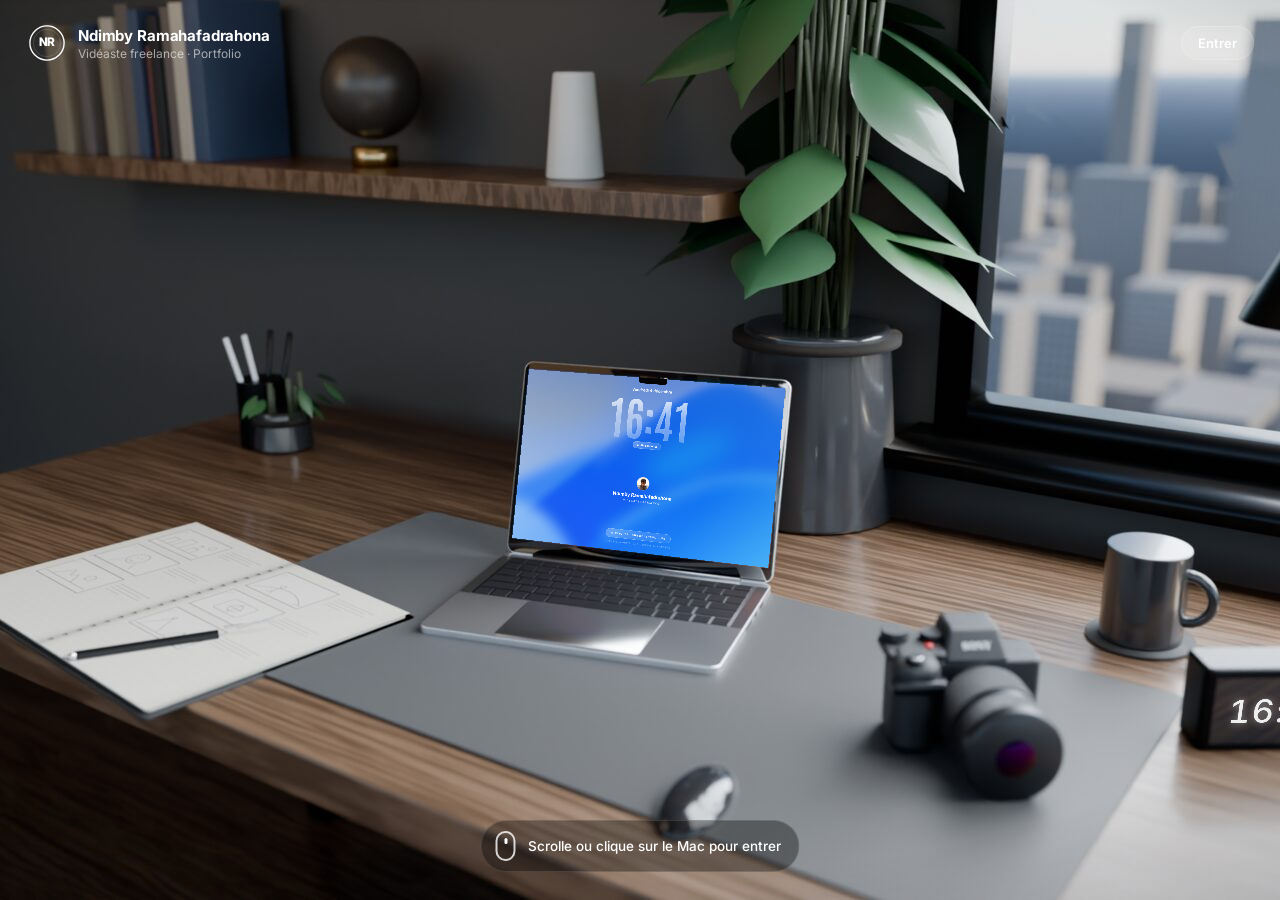
<file: ancien/index.html>
<!DOCTYPE html>
<html lang="fr" data-theme="dark">
<head>
  <meta charset="UTF-8">
  <meta name="viewport" content="width=device-width, initial-scale=1, viewport-fit=cover">
  <title>Portfolio — Vidéaste freelance</title>
  <meta name="description" content="Portfolio vidéo et photo : clips, événementiel, sport, contenus pour les réseaux sociaux, storyboards et photographie.">
  <meta name="theme-color" content="#0b1026">
  <link rel="preconnect" href="https://fonts.googleapis.com">
  <link rel="preconnect" href="https://fonts.gstatic.com" crossorigin>
  <link href="https://fonts.googleapis.com/css2?family=Inter:wght@400;500;600;700;800&display=swap" rel="stylesheet">
  <link rel="stylesheet" href="style.css?v=9d89ab21">
  <link rel="stylesheet" href="apps.css?v=ec4a8433">
</head>
<body>

  <!-- ============ ARRIVÉE : le MacBook posé sur la table ============ -->
  <div id="landing" class="landing">
    <div class="ld-scene" id="ldScene">
      <img class="ld-photo" id="ldPhoto" alt="Un bureau cosy : MacBook Pro ouvert, appareil photo Sony, carnet de storyboard, plantes et vue sur la ville par la fenêtre" decoding="async">
      <button class="ld-hit" id="ldMac" type="button" tabindex="-1" aria-hidden="true"></button>
      <div class="ld-screen" id="ldScreen" role="button" tabindex="0" aria-label="Allumer le MacBook et entrer dans le portfolio"></div>
      <div class="ld-clock" id="ldClock" aria-hidden="true"></div>
    </div>
    <div class="ld-ui">
      <div class="ld-brand" id="ldBrand"></div>
      <button class="ld-skip" id="ldSkip" type="button">Entrer</button>
      <div class="ld-hint" id="ldHint"><span class="ld-mouse"><i></i></span><span>Scrolle ou clique sur le Mac pour entrer</span></div>
    </div>
  </div>

  <!-- ============ DÉMARRAGE ============ -->
  <div id="boot" class="boot" aria-hidden="true">
    <div class="boot-logo" id="bootLogo"></div>
    <div class="boot-bar"><span id="bootFill"></span></div>
    <div class="boot-skip">Cliquer pour passer</div>
  </div>

  <!-- ============ ÉCRAN VERROUILLÉ ============ -->
  <div id="lock" class="lock">
    <div class="lock-top">
      <div class="lock-date" id="lockDate"></div>
      <div class="lock-time" id="lockTime"></div>
      <div class="lock-links" id="lockLinks"></div>
    </div>
    <div class="lock-user">
      <div class="avatar" id="lockAvatar"></div>
      <div class="lock-name" id="lockName"></div>
      <div class="lock-role" id="lockRole"></div>
    </div>
    <div class="lock-bottom">
      <button class="lock-btn" id="lockBtn" type="button"><span class="lock-ic"></span>Cliquer pour déverrouiller</button>
      <p class="lock-hint">Clique n'importe où ou appuie sur Entrée</p>
    </div>
  </div>

  <!-- ============ BUREAU ============ -->
  <main id="desktop" class="desktop" aria-label="Bureau du portfolio">
    <div class="wallpaper" id="wallpaper">
      <svg class="waves" viewBox="0 0 1440 900" preserveAspectRatio="xMidYMid slice" aria-hidden="true">
        <defs>
          <linearGradient id="wvA" x1="0" y1="0" x2="1" y2="1"><stop offset="0" stop-color="#fff" stop-opacity=".2"/><stop offset="1" stop-color="#fff" stop-opacity="0"/></linearGradient>
          <linearGradient id="wvB" x1="1" y1="0" x2="0" y2="1"><stop offset="0" stop-color="#fff" stop-opacity=".14"/><stop offset="1" stop-color="#fff" stop-opacity="0"/></linearGradient>
        </defs>
        <path d="M-100 620C180 470 420 760 760 600S1260 380 1560 520V1000H-100Z" fill="url(#wvA)"/>
        <path d="M-100 720C260 600 520 820 860 700S1300 560 1560 660V1000H-100Z" fill="url(#wvB)"/>
        <path d="M-100 380C220 240 520 520 820 380S1240 180 1560 300" fill="none" stroke="#fff" stroke-opacity=".1" stroke-width="1.5"/>
      </svg>
    </div>

    <header class="menubar" id="menubar"></header>

    <section class="widgets" id="widgets" aria-label="Widgets"></section>
    <section class="desk-icons" id="deskIcons" aria-label="Fichiers du bureau"></section>
    <div class="select-rect" id="selectRect"></div>

    <div class="windows" id="windows"></div>
    <div class="notif-stack" id="notifs" aria-live="polite"></div>

    <nav class="dock-wrap" aria-label="Dock">
      <div class="dock glass" id="dock"></div>
    </nav>

    <div class="spotlight" id="spotlight" role="dialog" aria-label="Recherche">
      <div class="sp-box glass">
        <label class="sp-input"><span class="sp-ico"></span><input id="spInput" type="text" placeholder="Rechercher un projet, une app…" autocomplete="off" spellcheck="false"></label>
        <div class="sp-results" id="spResults"></div>
      </div>
    </div>
  </main>

  <div class="dim" id="dim"></div>

  <noscript>
    <div class="noscript">Ce portfolio a besoin de JavaScript pour s'afficher.</div>
  </noscript>

  <!-- Si le site ne démarre pas (fichier manquant, erreur), on l'affiche au lieu d'un écran vide -->
  <script>
    window.__pfErrors = [];
    window.addEventListener('error', function (e) { window.__pfErrors.push((e.message || 'Erreur') + (e.filename ? ' (' + e.filename.split('/').pop() + ', ligne ' + e.lineno + ')' : '')); });
    window.addEventListener('load', function () {
      setTimeout(function () {
        if (window.__pfReady) return;
        var files = [['config.js', typeof CONFIG !== 'undefined'], ['logos.js', typeof toolLogo === 'function'], ['core.js', typeof buildLanding === 'function'], ['apps.js', typeof openLR === 'function']];
        var miss = files.filter(function (f) { return !f[1]; }).map(function (f) { return f[0]; });
        var box = document.createElement('div');
        box.className = 'pf-fail';
        box.innerHTML = '<b>Le portfolio n\'a pas pu démarrer.</b>' +
          (miss.length ? '<p>Fichiers introuvables : <code>' + miss.join('</code>, <code>') + '</code>. Ils doivent être dans le même dossier que index.html (avec style.css, apps.css et le dossier assets).</p>' : '') +
          (window.__pfErrors.length ? '<p>Erreur : ' + window.__pfErrors.slice(0, 3).join('<br>') + '</p>' : '');
        document.body.appendChild(box);
      }, 1200);
    });
  </script>
  <script defer src="config.js?v=848dcba8"></script>
  <script defer src="logos.js?v=eda0074c"></script>
  <script defer src="core.js?v=cf9921d1"></script>
  <script defer src="apps.js?v=5210e8b9"></script>
</body>
</html>
</file>
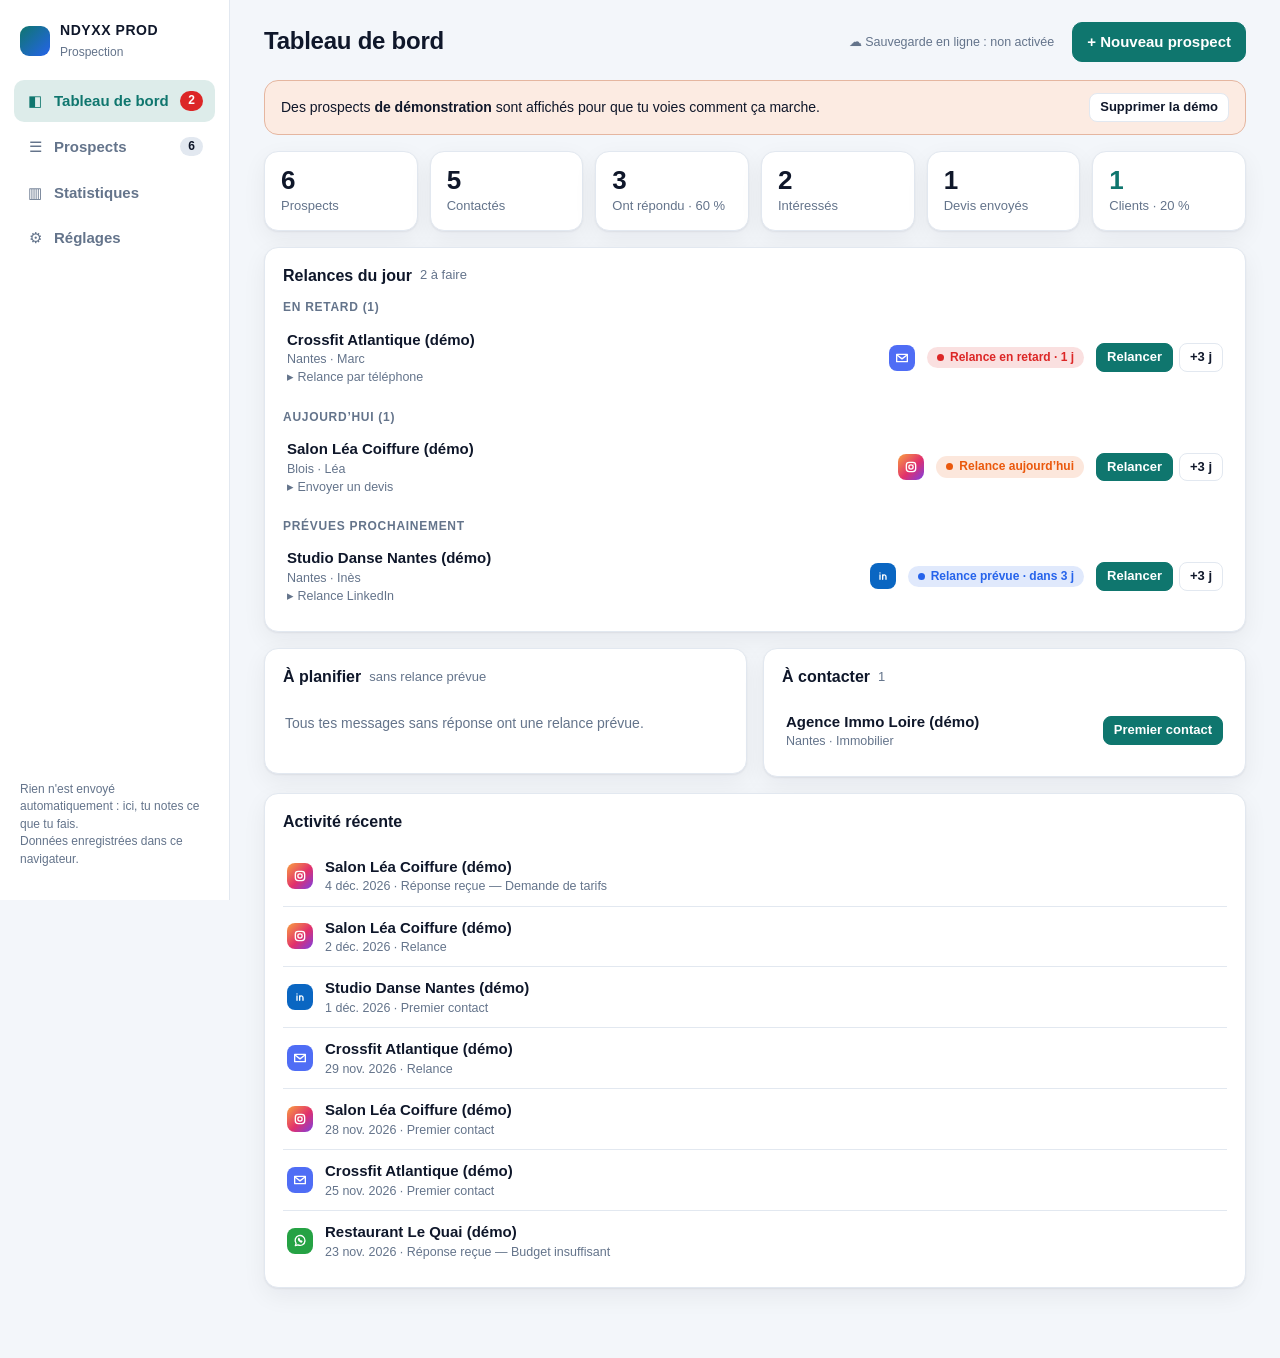
<file: prospection/index.html>
<!DOCTYPE html>
<html lang="fr">
<head>
  <meta charset="UTF-8" />
  <meta name="viewport" content="width=device-width, initial-scale=1.0" />
  <meta name="robots" content="noindex, nofollow" />
  <meta name="theme-color" content="#0f766e" />
  <title>Prospection — NDYXX PROD</title>
  <link rel="stylesheet" href="style.css?v=202611230804" />
</head>
<body>
<div class="app">
  <aside class="side" id="side">
    <div class="brand"><span class="brand-dot"></span><div><b>NDYXX PROD</b><small>Prospection</small></div></div>
    <nav class="nav" id="nav">
      <button data-act="nav" data-view="dashboard"><i>◧</i><span>Tableau de bord</span><em id="nb-due" hidden></em></button>
      <button data-act="nav" data-view="prospects"><i>☰</i><span>Prospects</span><em id="nb-all"></em></button>
      <button data-act="nav" data-view="stats"><i>▥</i><span>Statistiques</span></button>
      <button data-act="nav" data-view="settings"><i>⚙</i><span>Réglages</span></button>
    </nav>
    <p class="side-note">Rien n'est envoyé automatiquement : ici, tu notes ce que tu fais.<br />Données enregistrées dans ce navigateur.</p>
  </aside>
  <div class="main">
    <header class="top">
      <h1 id="view-title">Tableau de bord</h1>
      <div class="top-r"><button class="sync off" id="sync-state" data-act="nav" data-view="settings"></button><button class="btn primary" data-act="new">+ Nouveau prospect</button></div>
    </header>
    <main id="view"></main>
  </div>
</div>

<div class="drawer" id="drawer" hidden>
  <div class="drawer-bg" data-act="close"></div>
  <aside class="drawer-panel" id="drawer-panel" role="dialog" aria-modal="true"></aside>
</div>
<div class="toast" id="toast" role="status"></div>
<input type="file" id="file-import" accept=".json,application/json" hidden />
<script src="app.js?v=202611230804"></script>
</body>
</html>
</file>
<file: ancien/style.css>
/* ==================================================================
   PORTFOLIO macOS — style.css (système : bureau, fenêtres, menus, Dock)
   Optimisé : fond d'écran statique, aucun flou derrière les fenêtres,
   animations limitées à transform / opacity.
   ================================================================== */

/* police de l'horloge (Antonio, licence libre OFL — fichier inclus dans assets/polices) */
@font-face { font-family: "Antonio"; font-style: normal; font-weight: 500 700; font-display: swap; src: url("assets/polices/antonio-600.woff2") format("woff2"); }

/* ---------- Variables ---------- */
:root {
  --font: -apple-system, BlinkMacSystemFont, "SF Pro Text", "Inter", system-ui, "Segoe UI", sans-serif;
  --mono: "SF Mono", ui-monospace, Menlo, Consolas, monospace;
  --mb: 28px;
  --rw: 12px;
  --accent: #0a84ff;
  --spring: cubic-bezier(.2, .9, .3, 1.15);
  --out: cubic-bezier(.16, 1, .3, 1);
  --red: #ff453a; --orange: #ff9f0a; --green: #30d158; --violet: #9b7bff;
}
html[data-theme="dark"] {
  --text: #f5f5f7; --text-2: rgba(245,245,247,.66); --text-3: rgba(245,245,247,.42);
  --win-bg: #1e1e20; --win-border: rgba(255,255,255,.13); --side-bg: #2a2a2d; --bar-bg: #262628;
  --panel: rgba(255,255,255,.055); --panel-2: rgba(255,255,255,.1); --line: rgba(255,255,255,.09);
  --glass-bg: rgba(38,38,46,.62); --glass-border: rgba(255,255,255,.18); --hover: rgba(255,255,255,.08);
  --glass-shadow: inset 0 1px 0 rgba(255,255,255,.18), 0 12px 36px rgba(0,0,0,.35);
  --field: rgba(255,255,255,.07); --sel: #0a5fd1;
}
html[data-theme="light"] {
  --text: #1d1d1f; --text-2: rgba(29,29,31,.62); --text-3: rgba(29,29,31,.42);
  --win-bg: #ffffff; --win-border: rgba(0,0,0,.14); --side-bg: #ebebed; --bar-bg: #f6f6f6;
  --panel: rgba(0,0,0,.035); --panel-2: rgba(0,0,0,.07); --line: rgba(0,0,0,.09);
  --glass-bg: rgba(246,246,250,.72); --glass-border: rgba(255,255,255,.7); --hover: rgba(0,0,0,.05);
  --glass-shadow: inset 0 1px 0 rgba(255,255,255,.85), 0 12px 36px rgba(0,0,0,.18);
  --field: rgba(0,0,0,.05); --sel: #0a6cff;
}

/* ---------- Base ---------- */
*, *::before, *::after { box-sizing: border-box; margin: 0; padding: 0; }
html, body { height: 100%; overflow: hidden; background: #000; }
body { font-family: var(--font); color: var(--text); font-size: 13px; -webkit-font-smoothing: antialiased; user-select: none; -webkit-user-select: none; -webkit-tap-highlight-color: transparent; }
button { font: inherit; color: inherit; background: none; border: 0; cursor: default; }
input, textarea, select { font: inherit; color: inherit; user-select: text; -webkit-user-select: text; }
a { color: inherit; text-decoration: none; }
svg { display: block; }
img, video { display: block; }
.mono { font-family: var(--mono); font-variant-numeric: tabular-nums; }
.hidden { display: none !important; }
:focus-visible { outline: 2px solid var(--accent); outline-offset: 2px; }
.noscript { position: fixed; inset: 0; display: grid; place-items: center; background: #000; color: #fff; font-family: var(--font); }

/* ---------- Verre (petits éléments seulement) ---------- */
.glass {
  background: var(--glass-bg);
  -webkit-backdrop-filter: blur(20px) saturate(170%);
  backdrop-filter: blur(20px) saturate(170%);
  border: 1px solid var(--glass-border);
  box-shadow: var(--glass-shadow);
}

/* ---------- Boutons génériques ---------- */
.btn { display: inline-flex; align-items: center; justify-content: center; gap: 7px; height: 30px; padding: 0 14px; border-radius: 8px; font-size: 13px; font-weight: 600; background: var(--panel-2); color: var(--text); border: 1px solid var(--line); transition: transform .15s var(--spring), background .15s, filter .15s; cursor: pointer; white-space: nowrap; }
.btn svg { width: 15px; height: 15px; flex: none; }
.btn:hover { filter: brightness(1.12); }
.btn:active { transform: scale(.97); }
.btn:disabled { opacity: .45; pointer-events: none; }
.btn.primary { background: linear-gradient(180deg, #3d9bff, #0a6cff); color: #fff; border-color: rgba(255,255,255,.2); box-shadow: 0 2px 8px rgba(10,108,255,.3); }
.btn.sm { height: 26px; padding: 0 10px; font-size: 12px; border-radius: 7px; }

/* ==================================================================
   ARRIVÉE — le MacBook posé sur la table
   ================================================================== */
.landing { position: fixed; inset: 0; z-index: 9900; overflow: hidden; background: #0e0f13; color: #fff; touch-action: none; }
.landing.out { opacity: 0; transition: opacity .5s ease; pointer-events: none; }
.ld-scene { position: absolute; inset: 0; transform-origin: 0 0; }
.landing.zooming .ld-scene { will-change: transform; }
.ld-photo { position: absolute; left: 0; top: 0; max-width: none; transform-origin: 0 0; opacity: 0; transition: opacity .7s ease; user-select: none; -webkit-user-drag: none; pointer-events: none; }
.landing.ready .ld-photo { opacity: 1; }
/* léger vignettage, comme sur une vraie photo */
.ld-scene::after { content: ""; position: absolute; inset: -2px; pointer-events: none; background: radial-gradient(120% 95% at 50% 45%, transparent 55%, rgba(0,0,0,.45)); }
.landing.zooming .ld-scene::after { opacity: 0; }
.ld-hit { position: absolute; border: 0; padding: 0; border-radius: 12px; cursor: pointer; background: none; }
/* l'écran « vivant » est posé pile sur l'écran du rendu (transformation matrix3d) */
.ld-screen { position: absolute; left: 0; top: 0; width: 1000px; height: 649px; transform-origin: 0 0; overflow: hidden; container-type: inline-size; background: #0b1028; cursor: pointer; outline: none; opacity: 0; transition: opacity .5s ease .2s, filter .25s ease; backface-visibility: hidden; }
.landing.ready .ld-screen { opacity: 1; }
.ld-clock { position: absolute; left: 0; top: 0; width: 380px; height: 200px; transform-origin: 0 0; display: flex; align-items: center; justify-content: center; gap: 2px; font: 500 96px/1 Inter, -apple-system, system-ui, sans-serif; letter-spacing: .03em; color: rgba(255,255,255,.9); text-shadow: 0 0 22px rgba(255,255,255,.45); font-variant-numeric: tabular-nums; pointer-events: none; opacity: 0; transition: opacity .6s ease .3s; backface-visibility: hidden; }
.ld-clock i { font-style: normal; animation: ckBlink 2s steps(2, jump-none) infinite; }
@keyframes ckBlink { 50% { opacity: .25; } }
.landing.ready .ld-clock { opacity: 1; }
.ld-clock[hidden] { display: none; }
.ld-screen::before { content: ""; position: absolute; z-index: 3; left: 50%; top: 0; width: 11%; height: 3.2%; margin-left: -5.5%; border-radius: 0 0 11px 11px; background: #050506; }
.ld-screen:hover, .ld-screen:focus-visible, .ld-hit:hover ~ .ld-screen { filter: brightness(1.12); }
/* écran : réplique de l'écran verrouillé */
.lds-wp { position: absolute; inset: -30px; background-size: cover; background-position: center; filter: blur(14px) saturate(1.5); }
.lds-wp svg { position: absolute; inset: 0; width: 100%; height: 100%; }
/* même écran de verrouillage que le vrai, à l'échelle de l'écran du Mac (1000 × 649) */
.lds-lock { position: absolute; inset: 0; display: flex; flex-direction: column; align-items: center; justify-content: space-between; padding: 36px 0 26px; text-align: center; color: #fff;
  background: linear-gradient(180deg, rgba(28,88,205,.62), rgba(42,110,215,.38) 55%, rgba(95,155,230,.3)); }
html[data-theme="dark"] .lds-lock { background: linear-gradient(180deg, rgba(4,12,40,.55), rgba(10,30,80,.4) 60%, rgba(20,50,110,.35)); }
.lds-top, .lds-user, .lds-bot { display: flex; flex-direction: column; align-items: center; }
.lds-date { font-size: 15px; font-weight: 600; opacity: .92; }
.lds-time { font-family: "Antonio", "Arial Narrow", sans-serif; font-weight: 600; font-size: 168px; line-height: 1.04; padding: 0 6px; font-variant-numeric: tabular-nums;
  background: linear-gradient(180deg, rgba(255,255,255,.86), rgba(226,237,255,.56) 52%, rgba(200,220,252,.44)); -webkit-background-clip: text; background-clip: text; -webkit-text-fill-color: transparent; -webkit-text-stroke: 1px rgba(255,255,255,.28); }
.lds-pill { margin-top: 8px; display: inline-flex; align-items: center; gap: 6px; height: 26px; padding: 0 13px; border-radius: 999px; font-size: 10px; font-weight: 700; background: linear-gradient(135deg, rgba(255,255,255,.34), rgba(255,255,255,.1)); border: 1px solid rgba(255,255,255,.38); }
.lds-pill svg { width: 11px; height: 11px; }
.lds-soc { display: flex; gap: 8px; margin-top: 10px; }
.lds-soc i { width: 32px; height: 32px; border-radius: 50%; display: grid; place-items: center; background: linear-gradient(135deg, rgba(255,255,255,.34), rgba(255,255,255,.1)); border: 1px solid rgba(255,255,255,.38); }
.lds-soc svg { width: 13px; height: 13px; }
.lds-user { gap: 6px; }
.lds-av { width: 50px; height: 50px; margin-bottom: 4px; border-radius: 50%; overflow: hidden; display: grid; place-items: center; font-size: 18px; font-weight: 800; background: linear-gradient(135deg, rgba(255,255,255,.42), rgba(255,255,255,.12)); border: 1px solid rgba(255,255,255,.4); }
.lds-av img { width: 100%; height: 100%; object-fit: cover; }
.lds-user b { font-size: 18px; } .lds-user small { font-size: 9px; font-weight: 600; letter-spacing: .26em; text-transform: uppercase; opacity: .8; }
.lds-btn { display: inline-flex; align-items: center; gap: 7px; height: 33px; padding: 0 19px; border-radius: 999px; font-size: 9.4px; font-weight: 600; letter-spacing: .2em; text-transform: uppercase; background: linear-gradient(135deg, rgba(255,255,255,.26), rgba(255,255,255,.07)); border: 1px solid rgba(255,255,255,.4); }
.lds-btn svg { width: 10px; height: 10px; }
.lds-hint { margin-top: 11px; font-size: 7.6px; font-weight: 600; letter-spacing: .24em; text-transform: uppercase; opacity: .5; }
.lds-glare { position: absolute; inset: 0; background: linear-gradient(115deg, rgba(255,255,255,.1), transparent 35%, transparent 70%, rgba(255,255,255,.04)); pointer-events: none; }
/* interface */
.ld-ui { position: absolute; inset: 0; pointer-events: none; }
.ld-brand { position: absolute; left: 28px; top: 24px; display: flex; align-items: center; gap: 12px; }
.ld-mono { width: 38px; height: 38px; } .ld-mono svg { width: 100%; height: 100%; }
.ld-brand b { display: block; font-size: 15px; letter-spacing: -.01em; } .ld-brand small { font-size: 12px; opacity: .6; }
.ld-skip { position: absolute; right: 26px; top: 26px; height: 34px; padding: 0 16px; border-radius: 17px; background: rgba(255,255,255,.1); border: 1px solid rgba(255,255,255,.18); color: #fff; font-size: 13px; font-weight: 600; cursor: pointer; pointer-events: auto; }
.ld-skip:hover { background: rgba(255,255,255,.18); }
.ld-hint { position: absolute; left: 50%; bottom: 28px; transform: translateX(-50%); display: flex; align-items: center; gap: 12px; padding: 10px 18px 10px 14px; border-radius: 26px; background: rgba(0,0,0,.35); border: 1px solid rgba(255,255,255,.12); font-size: 13.5px; font-weight: 500; white-space: nowrap; animation: fadeIn 1s .8s both; }
.ld-mouse { position: relative; width: 20px; height: 30px; border-radius: 10px; border: 2px solid rgba(255,255,255,.8); }
.ld-mouse i { position: absolute; left: 50%; top: 5px; width: 3px; height: 6px; margin-left: -1.5px; border-radius: 2px; background: #fff; animation: wheelDot 1.6s ease-in-out infinite; }
@keyframes wheelDot { 0% { transform: translateY(0); opacity: 1; } 70% { transform: translateY(9px); opacity: 0; } 100% { transform: translateY(0); opacity: 0; } }
@media (max-width: 760px) { .ld-hint { font-size: 12.5px; bottom: 22px; } .ld-brand { left: 16px; top: 16px; } .ld-skip { right: 14px; top: 18px; } }

.pf-fail { position: fixed; left: 50%; top: 50%; z-index: 99999; transform: translate(-50%, -50%); width: min(520px, calc(100% - 32px)); padding: 20px 22px; border-radius: 14px; background: #1c1d22; border: 1px solid rgba(255,255,255,.14); color: #fff; font: 14px/1.5 -apple-system, system-ui, sans-serif; box-shadow: 0 20px 60px rgba(0,0,0,.5); }
.pf-fail b { font-size: 16px; } .pf-fail p { margin: 8px 0 0; color: rgba(255,255,255,.75); } .pf-fail code { color: #ffd257; }

.app-png { display: block; width: 100%; height: 100%; object-fit: contain; pointer-events: none; }

/* ---------- Démarrage ---------- */
.boot { position: fixed; inset: 0; z-index: 9000; background: #000; color: #fff; display: flex; flex-direction: column; align-items: center; justify-content: center; gap: 56px; transition: opacity .7s ease, visibility .7s; cursor: pointer; }
.boot.done { opacity: 0; visibility: hidden; pointer-events: none; }
.boot-logo { width: 92px; height: 92px; animation: bootIn 1s var(--out) both; }
.boot-bar { width: 190px; height: 5px; border-radius: 5px; background: rgba(255,255,255,.18); overflow: hidden; animation: fadeIn .5s .3s both; }
.boot-bar span { display: block; height: 100%; width: 100%; background: #fff; border-radius: inherit; transform: scaleX(0); transform-origin: left; transition: transform .2s ease; }
.boot-skip { position: absolute; bottom: 36px; font-size: 12px; color: rgba(255,255,255,.3); animation: fadeIn 1s 1s both; }
@keyframes bootIn { from { opacity: 0; transform: scale(.88); } }
@keyframes fadeIn { from { opacity: 0; } }

/* ---------- Écran verrouillé (macOS 26) ---------- */
.lock { position: fixed; inset: 0; z-index: 8000; display: flex; flex-direction: column; align-items: center; justify-content: space-between; padding: 6vh 20px 5vh; color: #fff; text-align: center; cursor: pointer;
  background: linear-gradient(180deg, rgba(28,88,205,.62), rgba(42,110,215,.38) 55%, rgba(95,155,230,.3));
  -webkit-backdrop-filter: blur(26px) saturate(170%); backdrop-filter: blur(26px) saturate(170%);
  transition: opacity .6s var(--out), transform .6s var(--out), visibility .6s; }
html[data-theme="dark"] .lock { background: linear-gradient(180deg, rgba(4,12,40,.55), rgba(10,30,80,.4) 60%, rgba(20,50,110,.35)); }
.lock.unlocked { opacity: 0; visibility: hidden; transform: scale(1.04); pointer-events: none; }
.lock-top { display: flex; flex-direction: column; align-items: center; }
.lock-date { font-size: 21px; font-weight: 600; letter-spacing: .01em; color: rgba(255,255,255,.92); text-shadow: 0 1px 12px rgba(0,30,90,.25); }
/* grande horloge étroite en « verre » */
.lock-time { margin-top: 2px; font-family: "Antonio", "Arial Narrow", "Helvetica Neue", sans-serif; font-stretch: condensed; font-weight: 600; font-size: clamp(110px, 26vh, 270px); line-height: 1.04; padding: 0 .04em; letter-spacing: .005em; font-variant-numeric: tabular-nums;
  color: rgba(225,236,255,.62); background: linear-gradient(180deg, rgba(255,255,255,.86), rgba(226,237,255,.56) 52%, rgba(200,220,252,.44)); -webkit-background-clip: text; background-clip: text; -webkit-text-fill-color: transparent;
  -webkit-text-stroke: 1px rgba(255,255,255,.28); filter: drop-shadow(0 1px 0 rgba(255,255,255,.35)) drop-shadow(0 14px 34px rgba(0,30,100,.2)); }
.lock-links { display: flex; flex-direction: column; align-items: center; gap: 12px; margin-top: 14px; }
.lk-row { display: flex; gap: 12px; }
.lk-soc, .lk-pill { display: inline-flex; align-items: center; justify-content: center; color: #fff; cursor: pointer; background: linear-gradient(135deg, rgba(255,255,255,.34), rgba(255,255,255,.1)); border: 1px solid rgba(255,255,255,.38);
  box-shadow: inset 0 1px 0 rgba(255,255,255,.55), 0 6px 18px rgba(0,30,90,.18); -webkit-backdrop-filter: blur(14px); backdrop-filter: blur(14px); transition: transform .25s var(--spring), background .2s; }
.lk-soc { width: 46px; height: 46px; border-radius: 50%; }
.lk-soc svg { width: 19px; height: 19px; }
.lk-pill { gap: 8px; height: 38px; padding: 0 18px; border-radius: 999px; font-size: 14px; font-weight: 700; }
.lk-pill svg { width: 16px; height: 16px; }
.lk-soc:hover, .lk-pill:hover { background: linear-gradient(135deg, rgba(255,255,255,.48), rgba(255,255,255,.18)); transform: translateY(-2px) scale(1.04); }
.lock-user { display: flex; flex-direction: column; align-items: center; gap: 8px; }
.lock-user .avatar { width: 72px; height: 72px; margin-bottom: 6px; }
.lock-name { font-size: 26px; font-weight: 700; letter-spacing: -.01em; text-shadow: 0 2px 16px rgba(0,30,90,.25); }
.lock-role { font-size: 13px; font-weight: 600; letter-spacing: .26em; text-transform: uppercase; opacity: .8; }
.lock-bottom { display: flex; flex-direction: column; align-items: center; gap: 16px; }
.lock-btn { display: inline-flex; align-items: center; gap: 10px; white-space: nowrap; height: 48px; padding: 0 28px; border-radius: 999px; color: #fff; font-size: 13.5px; font-weight: 600; letter-spacing: .2em; text-transform: uppercase; cursor: pointer;
  background: linear-gradient(135deg, rgba(255,255,255,.26), rgba(255,255,255,.07)); border: 1px solid rgba(255,255,255,.4); box-shadow: inset 0 1px 0 rgba(255,255,255,.5), 0 8px 24px rgba(0,30,90,.18);
  -webkit-backdrop-filter: blur(14px); backdrop-filter: blur(14px); transition: transform .3s var(--spring), background .2s; }
.lock-btn:hover { background: linear-gradient(135deg, rgba(255,255,255,.4), rgba(255,255,255,.14)); transform: scale(1.03); }
.lock-ic svg { width: 15px; height: 15px; }
.lock-hint { font-size: 11px; font-weight: 600; letter-spacing: .24em; text-transform: uppercase; opacity: .5; }
@media (max-width: 760px) { .lock-time { font-size: clamp(110px, 38vw, 190px); } .lock-btn { font-size: 12px; letter-spacing: .1em; padding: 0 20px; } .lock-name { font-size: 22px; } .lock-hint { display: none; } }
.avatar { width: 76px; height: 76px; border-radius: 50%; overflow: hidden; display: grid; place-items: center; background: linear-gradient(135deg, rgba(255,255,255,.42), rgba(255,255,255,.12)); border: 1px solid rgba(255,255,255,.4); box-shadow: 0 10px 30px rgba(0,0,0,.25); font-size: 26px; font-weight: 800; letter-spacing: -.02em; }
.avatar img, .wp-av img, .ct-av img, .m-av img, .n-av img, .ks-av img { width: 100%; height: 100%; object-fit: cover; }

/* ---------- Bureau & fond d'écran statique ---------- */
.desktop { position: fixed; inset: 0; overflow: hidden; }
.wallpaper { position: absolute; inset: 0; overflow: hidden; background-color: var(--wp); background-size: cover; background-position: center; }
.desktop[data-wp="aurore"] .wallpaper { --wp: #0b1028; background-image: radial-gradient(60% 70% at 8% 0%, #6a5cffcc, transparent 70%), radial-gradient(55% 60% at 100% 100%, #ff6a3dcc, transparent 70%), radial-gradient(40% 45% at 82% 6%, #00b8ff99, transparent 70%), radial-gradient(38% 42% at 24% 100%, #ff3d9a88, transparent 70%); }
.desktop[data-wp="lagon"] .wallpaper { --wp: #03141f; background-image: radial-gradient(60% 70% at 8% 0%, #00b3a4cc, transparent 70%), radial-gradient(55% 60% at 100% 100%, #0a6cffcc, transparent 70%), radial-gradient(40% 45% at 82% 6%, #5ef0d099, transparent 70%), radial-gradient(38% 42% at 24% 100%, #3b2cff88, transparent 70%); }
.desktop[data-wp="crepuscule"] .wallpaper { --wp: #1a0b1c; background-image: radial-gradient(60% 70% at 8% 0%, #ff8a3dcc, transparent 70%), radial-gradient(55% 60% at 100% 100%, #ff3d6ecc, transparent 70%), radial-gradient(40% 45% at 82% 6%, #7b3dff99, transparent 70%), radial-gradient(38% 42% at 24% 100%, #ffcc4d77, transparent 70%); }
.desktop[data-wp="tahoe"] .wallpaper { --wp: #6f9ad8; background-image: url("assets/fonds/tahoe-jour.jpg"); }
html[data-theme="dark"] .desktop[data-wp="tahoe"] .wallpaper { --wp: #0b1430; background-image: url("assets/fonds/tahoe-nuit.jpg"); }
@media (max-width: 900px) {
  .desktop[data-wp="tahoe"] .wallpaper { background-image: url("assets/fonds/tahoe-jour-1440.jpg"); }
  html[data-theme="dark"] .desktop[data-wp="tahoe"] .wallpaper { background-image: url("assets/fonds/tahoe-nuit-1440.jpg"); }
}
.desktop[data-wp="tahoe"] .waves { display: none; }
.wallpaper.has-img { background-image: none; }
.wallpaper.has-img .waves { display: none; }
.waves { position: absolute; inset: 0; width: 100%; height: 100%; }
.dim { position: fixed; inset: 0; background: #000; opacity: 0; pointer-events: none; z-index: 9500; transition: opacity .2s; }

/* entrée en scène du bureau */
.menubar, .dock-wrap, .dicon, .wg, .sticky, .pola { opacity: 0; }
.desktop.ready .menubar { animation: mbIn .6s .1s var(--out) both; }
.desktop.ready .dock-wrap { animation: dockIn .8s .2s var(--spring) both; }
.desktop.ready .pola { animation: polaIn .7s calc(.5s + var(--i) * 90ms) var(--out) both; }
.desktop.ready .dicon { animation: iconIn .5s calc(.35s + var(--i) * 50ms) var(--spring) both; }
.desktop.ready .wg { animation: wgIn .6s calc(.25s + var(--i) * 70ms) var(--out) both; }
.desktop.ready .sticky { animation: stIn .7s .8s var(--spring) both; }
@keyframes mbIn { from { opacity: 0; transform: translateY(-100%); } to { opacity: 1; transform: none; } }
@keyframes dockIn { from { opacity: 0; transform: translateY(130%); } to { opacity: 1; transform: none; } }
@keyframes iconIn { from { opacity: 0; transform: translateY(-12px) scale(.75); } to { opacity: 1; transform: none; } }
@keyframes polaIn { from { opacity: 0; transform: translateY(-30px) rotate(calc(var(--r) * 3)) scale(1.06); } to { opacity: 1; transform: rotate(var(--r)); } }
@keyframes wgIn { from { opacity: 0; transform: scale(.92); } to { opacity: 1; transform: none; } }
@keyframes stIn { from { opacity: 0; transform: translateY(-16px) rotate(-6deg); } to { opacity: 1; transform: rotate(-1.5deg); } }

/* ---------- Barre de menus ---------- */
.menubar { position: absolute; top: 0; left: 0; right: 0; height: var(--mb); z-index: 5000; display: flex; align-items: center; justify-content: space-between; padding: 0 8px; color: #fff; font-size: 13px; font-weight: 500; text-shadow: 0 1px 6px rgba(0,0,0,.25); background: rgba(10,12,24,.28); -webkit-backdrop-filter: blur(16px) saturate(160%); backdrop-filter: blur(16px) saturate(160%); }
.mb-left, .mb-right { display: flex; align-items: center; gap: 1px; min-width: 0; }
.mb-item { height: 22px; padding: 0 9px; border-radius: 5px; display: flex; align-items: center; gap: 6px; white-space: nowrap; }
button.mb-item:hover, .mb-item.open { background: rgba(255,255,255,.2); }
.mb-brand { padding: 0 8px; } .mb-brand svg { width: 18px; height: 18px; }
.mb-app { font-weight: 700; }
.mb-page { position: relative; }
.mb-page.active { background: rgba(255,255,255,.22); }
.mb-ic svg { width: 16px; height: 16px; }
.mb-batt { gap: 5px; font-size: 12px; } .mb-batt svg { width: 24px; height: 12px; }
.mb-rec { gap: 5px; font-size: 10.5px; font-weight: 700; letter-spacing: .08em; }
.mb-rec i { width: 8px; height: 8px; border-radius: 50%; background: #ff453a; animation: rec 1.6s steps(2, jump-none) infinite; }
@keyframes rec { 50% { opacity: .25; } }
.mb-clock { font-variant-numeric: tabular-nums; white-space: pre; }

/* ---------- Menus ---------- */
.menu { position: absolute; z-index: 6000; min-width: 230px; padding: 5px; border-radius: 10px; color: var(--text); font-size: 13px; transform-origin: top left; animation: menuIn .14s var(--out); text-shadow: none; }
.menu.out { animation: menuOut .12s ease forwards; }
@keyframes menuIn { from { opacity: 0; transform: scale(.97) translateY(-3px); } }
@keyframes menuOut { to { opacity: 0; } }
.menu-item { display: flex; align-items: center; justify-content: space-between; gap: 20px; height: 24px; padding: 0 10px 0 4px; border-radius: 5px; }
.menu-item:hover { background: var(--accent); color: #fff; }
.menu-item.disabled { opacity: .38; pointer-events: none; }
.mi-l { display: flex; align-items: center; }
.mi-check { width: 18px; font-style: normal; font-size: 12px; text-align: center; }
.menu-item kbd { font-family: var(--font); font-size: 12.5px; opacity: .5; }
.menu-sep { height: 1px; margin: 4px 8px; background: var(--line); }

/* ---------- Icônes du bureau ---------- */
.desk-icons { position: absolute; inset: var(--mb) 0 0 0; z-index: 10; touch-action: manipulation; }
.dicon { position: absolute; width: 144px; display: flex; flex-direction: column; align-items: center; gap: 3px; padding: 4px; border-radius: 8px; text-align: center; touch-action: none; }
.dicon .ico { width: 80px; height: 80px; padding: 2px; border-radius: 9px; filter: drop-shadow(0 4px 6px rgba(0,0,0,.28)); transition: transform .25s var(--spring); }
.dicon .ico svg { width: 100%; height: 100%; }
.dicon:hover .ico { transform: translateY(-2px); }
.dicon .lbl { font-size: 13px; font-weight: 600; line-height: 1.3; color: #fff; text-shadow: 0 1px 3px rgba(0,0,0,.75); padding: 1px 5px; border-radius: 4px; max-width: 142px; overflow-wrap: anywhere; }
.dicon.selected .ico { background: rgba(255,255,255,.18); box-shadow: 0 0 0 1px rgba(255,255,255,.22); }
.dicon.selected .lbl { background: var(--sel); text-shadow: none; }
.dicon.dragging { opacity: .82; z-index: 2; will-change: transform; }
.dicon.launch .ico { animation: pop .45s var(--spring); }
@keyframes pop { 40% { transform: scale(.86); } 70% { transform: scale(1.1); } }
.select-rect { position: absolute; z-index: 11; display: none; border: 1px solid rgba(255,255,255,.6); background: rgba(255,255,255,.12); border-radius: 3px; pointer-events: none; }

/* ---------- Widgets ---------- */
.widgets { position: absolute; z-index: 12; left: 22px; top: calc(var(--mb) + 18px); width: 344px; display: grid; grid-template-columns: 164px 164px; grid-auto-rows: 164px; gap: 16px; }
.wg { position: relative; overflow: hidden; border-radius: 22px; color: #fff; text-align: left; background: rgba(22,22,30,.5); border: 1px solid rgba(255,255,255,.14); box-shadow: 0 10px 30px rgba(0,0,0,.22), inset 0 1px 0 rgba(255,255,255,.12); contain: layout paint; }
html[data-theme="light"] .wg:not(.wg-notes) { background: rgba(255,255,255,.72); color: #1d1d1f; border-color: rgba(255,255,255,.7); }
button.wg { cursor: pointer; transition: transform .25s var(--spring); }
button.wg:hover { transform: scale(1.02); }
button.wg:active { transform: scale(.98); }
.wg-m { grid-column: span 2; }

.wg-prof { padding: 16px; display: flex; flex-direction: column; gap: 10px; }
.wp-top { display: flex; align-items: center; gap: 12px; }
.wp-av { width: 54px; height: 54px; border-radius: 50%; flex: none; overflow: hidden; display: grid; place-items: center; font-size: 19px; font-weight: 800; background: linear-gradient(135deg, #8e7bff, #ff6a8a); color: #fff; box-shadow: 0 4px 14px rgba(0,0,0,.25); }
.wp-id { min-width: 0; display: flex; flex-direction: column; }
.wp-id b { font-size: 16px; letter-spacing: -.01em; }
.wp-id span { font-size: 12.5px; opacity: .8; }
.wp-id small { display: flex; align-items: center; gap: 3px; font-size: 11px; opacity: .6; margin-top: 2px; }
.wp-id small svg { width: 12px; height: 12px; }
.wp-status { display: flex; align-items: center; gap: 7px; font-size: 11.5px; font-weight: 600; opacity: .9; }
.wp-status i { width: 8px; height: 8px; border-radius: 50%; background: #30d158; box-shadow: 0 0 0 3px rgba(48,209,88,.25); flex: none; }
.wp-status span { white-space: nowrap; overflow: hidden; text-overflow: ellipsis; }
.wp-act { display: flex; gap: 8px; margin-top: auto; }
.wp-btn { flex: 1; height: 32px; display: flex; align-items: center; justify-content: center; gap: 7px; border-radius: 10px; font-size: 12.5px; font-weight: 600; background: rgba(255,255,255,.14); cursor: pointer; transition: background .15s, transform .2s var(--spring); }
html[data-theme="light"] .wp-btn { background: rgba(0,0,0,.06); }
.wp-btn:hover { background: rgba(255,255,255,.24); }
.wp-btn:active { transform: scale(.96); }
.wp-btn.primary { background: #0a84ff; color: #fff; }
.wp-btn.primary:hover { background: #2a95ff; }
.wp-btn svg { width: 14px; height: 14px; }
.wp-ic { width: 18px; height: 18px; } .wp-ic svg { width: 100%; height: 100%; }



.wg-cal { padding: 13px 13px 10px; display: flex; flex-direction: column; }
.wcal-h b { font-size: 11px; font-weight: 800; letter-spacing: .04em; color: #ff453a; }
.wcal-g { display: grid; grid-template-columns: repeat(7, 1fr); gap: 1px 0; margin-top: 6px; text-align: center; font-size: 10px; font-weight: 600; }
.wcal-g em { font-style: normal; font-size: 9px; opacity: .5; padding-bottom: 2px; }
.wcal-g span { height: 16px; line-height: 16px; border-radius: 50%; width: 16px; margin: 0 auto; }
.wcal-g .today { background: #ff453a; color: #fff; }


.wg-notes { padding: 0; display: flex; flex-direction: column; background: #fff; color: #1d1d1f; border-color: rgba(255,255,255,.6); }
html[data-theme="dark"] .wg-notes { background: #1c1c1e; color: #f5f5f7; border-color: rgba(255,255,255,.1); }
.wn-h { display: flex; align-items: center; gap: 6px; padding: 11px 12px 6px; font-size: 13px; color: #e5a200; }
.wn-ico { width: 18px; height: 18px; } .wn-ico svg { width: 100%; height: 100%; }
.wn-b { padding: 0 12px; display: flex; flex-direction: column; gap: 3px; flex: 1; min-height: 0; }
.wn-b b { font-size: 12.5px; line-height: 1.25; }
.wn-b small { font-size: 11px; line-height: 1.35; opacity: .6; display: -webkit-box; -webkit-line-clamp: 4; -webkit-box-orient: vertical; overflow: hidden; }
.wn-f { padding: 6px 12px 10px; font-size: 10.5px; font-weight: 600; opacity: .5; }

/* tirages photo posés sur le bureau (photos de moi au travail) */
.polas { position: absolute; inset: 0; z-index: 11; pointer-events: none; }
.pola { position: absolute; width: var(--pw, 190px); padding: 9px 9px 0; background: #fbfbf8; border-radius: 2px; box-shadow: 0 1px 2px rgba(0,0,0,.25), 0 14px 30px rgba(0,0,0,.32); transform: rotate(var(--r)); pointer-events: auto; cursor: pointer; touch-action: none; transition: box-shadow .2s; }
.pola:hover { box-shadow: 0 1px 2px rgba(0,0,0,.25), 0 22px 44px rgba(0,0,0,.4); }
.pola.dragging { z-index: 50 !important; will-change: transform; cursor: grabbing; }
.pola:focus-visible { outline: 3px solid var(--accent); outline-offset: 3px; }
.pola-img { aspect-ratio: 1; overflow: hidden; background: #1c1c1e; }
.pola-img img { width: 100%; height: 100%; object-fit: cover; }
.pola-ph { width: 100%; height: 100%; display: flex; flex-direction: column; align-items: center; justify-content: center; gap: 6px; color: rgba(255,255,255,.55); background: repeating-linear-gradient(135deg, #26262a 0 10px, #2d2d32 10px 20px); }
.pola-ph svg { width: 30%; height: auto; }
.pola-ph small { font-size: 11px; font-weight: 600; letter-spacing: .02em; }
.pola figcaption { height: 38px; display: flex; align-items: center; justify-content: center; font-family: "Marker Felt", "Segoe Print", "Comic Sans MS", var(--font); font-size: 15px; color: #33302a; white-space: nowrap; overflow: hidden; }
.pola figcaption.long { font-size: 12.5px; letter-spacing: -.01em; }

/* pense-bête (Stickies) */
.sticky { position: absolute; z-index: 12; left: 392px; top: calc(var(--mb) + 26px); width: 270px; padding: 0 20px 18px; background: linear-gradient(180deg, #fff7a8, #fdec6f); color: #3b3104; font-family: "Marker Felt", "Comic Sans MS", "Segoe Print", var(--font); font-size: 17px; line-height: 1.38; box-shadow: 0 14px 30px rgba(0,0,0,.28); transform: rotate(-1.5deg); border-radius: 2px; }
.sticky p + p { margin-top: 7px; }
.sticky a { text-decoration: underline; color: #0b5bd3; }
.st-bar { height: 22px; margin: 0 -20px 10px; background: rgba(0,0,0,.06); display: flex; align-items: center; padding: 0 6px; cursor: grab; touch-action: none; }
.st-x { width: 12px; height: 12px; display: grid; place-items: center; border: 1px solid rgba(0,0,0,.3); background: rgba(255,255,255,.4); cursor: pointer; }
.st-x svg { width: 8px; height: 8px; }
.st-sign { text-align: right; font-size: 17px; }

/* ---------- Dock ---------- */
.dock-wrap { position: absolute; left: 0; right: 0; bottom: 6px; z-index: 4000; display: flex; justify-content: center; pointer-events: none; }
.dock { position: relative; pointer-events: auto; display: flex; align-items: flex-end; gap: 5px; height: 68px; padding: 8px 9px; border-radius: 22px; }
.dock-item { position: relative; width: var(--s, 50px); height: var(--s, 50px); flex: none; display: flex; align-items: flex-end; justify-content: center; transition: width .1s ease-out, height .1s ease-out; cursor: pointer; }
.dock-item .ico { width: 100%; height: 100%; filter: drop-shadow(0 3px 5px rgba(0,0,0,.3)); }
.dock-item .ico svg { width: 100%; height: 100%; }
.dock-item:active .ico { filter: drop-shadow(0 3px 5px rgba(0,0,0,.3)) brightness(.7); }
.dock-item .dot { position: absolute; bottom: -6px; left: 50%; width: 4px; height: 4px; margin-left: -2px; border-radius: 50%; background: rgba(255,255,255,.9); opacity: 0; transition: opacity .3s; }
html[data-theme="light"] .dock-item .dot { background: rgba(0,0,0,.7); }
.dock-item.running .dot { opacity: 1; }
.dock-item .tip { position: absolute; bottom: calc(100% + 12px); left: 50%; transform: translate(-50%, 4px); white-space: nowrap; padding: 4px 10px; border-radius: 7px; font-size: 12.5px; font-weight: 500; color: var(--text); background: var(--bar-bg); border: 1px solid var(--win-border); box-shadow: 0 4px 14px rgba(0,0,0,.25); opacity: 0; pointer-events: none; transition: .15s var(--out); }
.dock-item:hover .tip { opacity: 1; transform: translate(-50%, 0); }
.dock-item.bounce .ico { animation: bounce .7s ease infinite; }
@keyframes bounce { 0%, 100% { transform: translateY(0); } 35% { transform: translateY(-22px); } 55% { transform: translateY(0); } 72% { transform: translateY(-6px); } 86% { transform: translateY(0); } }
.dock-sep { width: 1px; height: 44px; align-self: center; margin: 0 4px; background: rgba(255,255,255,.28); }
html[data-theme="light"] .dock-sep { background: rgba(0,0,0,.18); }

/* ---------- Notifications ---------- */
.notif-stack { position: absolute; top: calc(var(--mb) + 10px); right: 12px; z-index: 6500; display: flex; flex-direction: column; gap: 10px; width: min(350px, calc(100vw - 24px)); pointer-events: none; }
.notif { position: relative; overflow: hidden; display: flex; gap: 11px; padding: 11px 32px 13px 11px; border-radius: 18px; color: var(--text); pointer-events: auto; cursor: pointer; animation: notifIn .5s var(--spring); }
.notif.out { animation: notifOut .38s var(--out) forwards; }
@keyframes notifIn { from { opacity: 0; transform: translateX(110%); } }
@keyframes notifOut { to { opacity: 0; transform: translateX(110%); } }
.n-ico { width: 38px; height: 38px; flex: none; } .n-ico svg { width: 100%; height: 100%; }
.n-txt { min-width: 0; }
.n-head { display: flex; justify-content: space-between; gap: 10px; font-size: 11px; color: var(--text-2); text-transform: uppercase; letter-spacing: .04em; }
.n-head span { text-transform: none; letter-spacing: 0; }
.n-title { font-size: 13px; font-weight: 700; margin-top: 2px; }
.n-body { font-size: 12.5px; color: var(--text-2); line-height: 1.35; margin-top: 1px; }
.n-x { position: absolute; top: 8px; right: 8px; width: 20px; height: 20px; border-radius: 50%; display: grid; place-items: center; background: var(--panel-2); opacity: 0; transition: opacity .2s; cursor: pointer; }
.n-x svg { width: 11px; height: 11px; }
.notif:hover .n-x { opacity: 1; }
.n-timer { position: absolute; left: 14px; right: 14px; bottom: 5px; height: 2px; border-radius: 2px; background: var(--accent); transform-origin: left; animation: timer linear forwards; opacity: .7; }
.notif:hover .n-timer { animation-play-state: paused; }
@keyframes timer { from { transform: scaleX(1); } to { transform: scaleX(0); } }

/* ---------- Écrans de démarrage des logiciels ---------- */
.splash { position: absolute; left: 50%; top: 45%; z-index: 6800; width: min(520px, 90vw); height: 300px; padding: 28px; border-radius: 12px; overflow: hidden; display: flex; flex-direction: column; gap: 6px; color: #fff; transform: translate(-50%, -50%); box-shadow: 0 30px 80px rgba(0,0,0,.55); animation: splashIn .35s var(--out); }
.splash.out { animation: splashOut .3s var(--out) forwards; }
@keyframes splashIn { from { opacity: 0; transform: translate(-50%, -48%) scale(.97); } }
@keyframes splashOut { to { opacity: 0; } }
.splash > * { position: relative; }
.sp-art { position: absolute; inset: 0; }
.sp-logo { width: 54px; height: 54px; } .sp-logo svg { width: 100%; height: 100%; }
.sp-name { font-size: 22px; font-weight: 700; letter-spacing: -.01em; margin-top: 8px; }
.sp-status { font-size: 12px; opacity: .7; margin-top: auto; height: 16px; }
.sp-bar { height: 3px; border-radius: 3px; background: rgba(255,255,255,.18); overflow: hidden; }
.sp-bar i { display: block; height: 100%; background: currentColor; transform: scaleX(0); transform-origin: left; transition: transform .2s ease; }
.sp-legal { font-size: 10px; opacity: .45; }
.sp-adobe.sp-ae { background: #00005b; } .sp-adobe.sp-ae .sp-art { background: radial-gradient(80% 90% at 85% 20%, #9999ff88, transparent 60%), radial-gradient(70% 80% at 70% 100%, #d291ff66, transparent 60%), linear-gradient(135deg, #00005b, #1b0a5e); }
.sp-adobe.sp-ae .sp-bar i { color: #9999ff; }
.sp-adobe.sp-ps { background: #001e36; } .sp-adobe.sp-ps .sp-art { background: radial-gradient(80% 90% at 85% 20%, #31a8ff88, transparent 60%), radial-gradient(70% 80% at 70% 100%, #00e0ff55, transparent 60%), linear-gradient(135deg, #001e36, #002b52); }
.sp-adobe.sp-ps .sp-bar i { color: #31a8ff; }
.sp-resolve { background: #17181b; align-items: center; justify-content: center; text-align: center; }
.sp-resolve .sp-art { background: radial-gradient(60% 70% at 50% 30%, #2d3038, transparent 70%); }
.sp-resolve .sp-logo { width: 84px; height: 84px; }
.sp-resolve .sp-status, .sp-resolve .sp-bar { width: 70%; margin-top: 18px; } .sp-resolve .sp-status { margin-top: 26px; }
.sp-resolve .sp-bar i { color: #f2f2f2; }
.sp-canva { background: linear-gradient(135deg, #00c4cc, #7d2ae8); align-items: center; justify-content: center; text-align: center; }
.sp-canva .sp-logo { width: 90px; height: 90px; }
.sp-canva .sp-status, .sp-canva .sp-bar { width: 60%; }

/* ---------- Centre de contrôle ---------- */
.cc { position: absolute; z-index: 6600; top: calc(var(--mb) + 6px); right: 8px; width: 316px; padding: 12px; border-radius: 22px; display: flex; flex-direction: column; gap: 10px; color: var(--text); opacity: 0; visibility: hidden; transform: scale(.97) translateY(-6px); transform-origin: top right; transition: .2s var(--out); }
.cc.open { opacity: 1; visibility: visible; transform: none; }
.cc-row { display: grid; grid-template-columns: 1.15fr 1fr; gap: 10px; }
.cc-tile { background: var(--panel-2); border: 1px solid var(--line); border-radius: 16px; padding: 10px; }
.cc-net { display: flex; flex-direction: column; gap: 8px; }
.cc-round { display: flex; align-items: center; gap: 8px; text-align: left; cursor: pointer; }
.cc-round svg { width: 28px; height: 28px; padding: 6px; border-radius: 50%; background: var(--panel-2); flex: none; }
.cc-round.on svg { background: var(--accent); color: #fff; }
.cc-round b { display: block; font-size: 12px; } .cc-round small { font-size: 11px; color: var(--text-2); }
.cc-col { display: flex; flex-direction: column; gap: 10px; }
.cc-toggle { flex: 1; display: flex; flex-direction: column; align-items: flex-start; justify-content: space-between; gap: 6px; text-align: left; cursor: pointer; font-size: 12px; }
.cc-ic { width: 28px; height: 28px; border-radius: 50%; display: grid; place-items: center; background: var(--panel-2); }
.cc-ic svg { width: 15px; height: 15px; }
.cc-toggle.on .cc-ic { background: var(--accent); color: #fff; }
.cc-slider b, .cc-wp b { display: block; font-size: 12px; margin-bottom: 7px; }
.slider { position: relative; display: flex; align-items: center; height: 24px; }
.slider svg { position: absolute; left: 7px; width: 14px; height: 14px; color: #444; z-index: 1; pointer-events: none; }
.slider input { width: 100%; height: 24px; -webkit-appearance: none; appearance: none; border-radius: 999px; background: rgba(255,255,255,.18); overflow: hidden; cursor: pointer; }
html[data-theme="light"] .slider input { background: rgba(0,0,0,.08); }
.slider input::-webkit-slider-thumb { -webkit-appearance: none; width: 24px; height: 24px; border-radius: 50%; background: #fff; box-shadow: -400px 0 0 388px #fff, 0 1px 4px rgba(0,0,0,.3); }
.slider input::-moz-range-thumb { width: 24px; height: 24px; border: 0; border-radius: 50%; background: #fff; }
.slider input::-moz-range-progress { height: 24px; background: #fff; }
.cc-swatches { display: flex; gap: 8px; }
.sw { flex: 1; height: 42px; border-radius: 10px; display: flex; align-items: flex-end; padding: 5px 7px; font-size: 10.5px; font-weight: 600; color: #fff; cursor: pointer; box-shadow: inset 0 0 0 1px rgba(255,255,255,.2); }
.sw.on { box-shadow: 0 0 0 2px var(--accent), inset 0 0 0 1px rgba(255,255,255,.3); }
.sw-tahoe { background: url("assets/fonds/tahoe-jour-1440.jpg") 60% 40% / cover; }
html[data-theme="dark"] .sw-tahoe { background-image: url("assets/fonds/tahoe-nuit-1440.jpg"); }
.sw-aurore { background: radial-gradient(circle at 20% 20%, #6a5cff, transparent 60%), radial-gradient(circle at 80% 90%, #ff6a3d, transparent 60%), #0b1028; }
.sw-lagon { background: radial-gradient(circle at 20% 20%, #00b3a4, transparent 60%), radial-gradient(circle at 80% 90%, #0a6cff, transparent 60%), #03141f; }
.sw-crepuscule { background: radial-gradient(circle at 20% 20%, #ff8a3d, transparent 60%), radial-gradient(circle at 80% 90%, #7b3dff, transparent 60%), #1a0b1c; }
.cc-now { display: flex; align-items: center; gap: 10px; }
.cc-art { width: 42px; height: 42px; border-radius: 9px; overflow: hidden; flex: none; }
.cc-nowt { flex: 1; min-width: 0; } .cc-nowt b { display: block; font-size: 13px; } .cc-nowt small { font-size: 11.5px; color: var(--text-2); }
.cc-play { width: 30px; height: 30px; border-radius: 50%; display: grid; place-items: center; background: var(--panel-2); cursor: pointer; }
.cc-play svg { width: 14px; height: 14px; }

/* ---------- Spotlight ---------- */
.spotlight { position: absolute; inset: 0; z-index: 7000; display: none; justify-content: center; align-items: flex-start; padding: 16vh 16px 0; }
.spotlight.open { display: flex; }
.sp-box { width: min(640px, 100%); border-radius: 22px; overflow: hidden; color: var(--text); animation: spIn .25s var(--spring); }
@keyframes spIn { from { opacity: 0; transform: scale(.96) translateY(-8px); } }
.sp-input { display: flex; align-items: center; gap: 12px; padding: 14px 18px; }
.sp-ico svg { width: 22px; height: 22px; opacity: .6; }
.sp-input input { flex: 1; border: 0; outline: 0; background: none; font-size: 21px; }
.sp-input input::placeholder { color: var(--text-3); }
.sp-results { border-top: 1px solid var(--line); max-height: 52vh; overflow: auto; padding: 6px; }
.sp-h { padding: 6px 10px 4px; font-size: 11px; font-weight: 700; color: var(--text-3); text-transform: uppercase; letter-spacing: .06em; }
.sp-row { width: 100%; display: flex; align-items: center; gap: 12px; padding: 6px 10px; border-radius: 10px; text-align: left; cursor: pointer; }
.sp-row.active { background: var(--accent); color: #fff; }
.sp-ri { width: 30px; height: 30px; flex: none; display: grid; place-items: center; }
.sp-ri > svg { width: 100%; height: 100%; }
.sp-ri > svg[stroke] { width: 20px; height: 20px; }
.sp-rl { flex: 1; min-width: 0; } .sp-rl b { display: block; font-size: 14px; font-weight: 600; } .sp-rl small { font-size: 12px; opacity: .65; }
.sp-row kbd { font-family: var(--font); opacity: 0; } .sp-row.active kbd { opacity: .8; }
.sp-empty { padding: 18px; text-align: center; color: var(--text-2); }

/* ==================================================================
   FENÊTRES (opaques : pas de flou d'arrière-plan = fluide)
   ================================================================== */
.windows { position: absolute; inset: 0; z-index: 100; pointer-events: none; }
.win { position: absolute; pointer-events: auto; display: flex; flex-direction: column; border-radius: var(--rw); overflow: hidden; color: var(--text); background: var(--win-bg); border: 1px solid var(--win-border); box-shadow: 0 0 0 .5px rgba(0,0,0,.45), 0 22px 56px rgba(0,0,0,.42), 0 6px 16px rgba(0,0,0,.2); contain: layout paint style; }
.win:not(.focused) { box-shadow: 0 0 0 .5px rgba(0,0,0,.35), 0 12px 32px rgba(0,0,0,.26); }
.win:not(.focused) .tl button { background: rgba(140,140,150,.45) !important; box-shadow: none; }
.win:not(.focused) .tl svg { display: none; }
.win.dragging, .win.resizing { will-change: transform; }
.win.dragging iframe, .win.resizing iframe { pointer-events: none; }
.win.anim-geom { transition: left .4s var(--out), top .4s var(--out), width .4s var(--out), height .4s var(--out); }
.win.maxed { border-radius: 10px; }
.win-titlebar { position: relative; height: 30px; flex: none; display: flex; align-items: center; padding: 0 12px; background: var(--bar-bg); border-bottom: 1px solid var(--line); touch-action: none; }
.tl { position: relative; z-index: 2; display: flex; gap: 8px; flex: none; }
.tl button { width: 12px; height: 12px; border-radius: 50%; display: grid; place-items: center; cursor: pointer; box-shadow: inset 0 0 0 .5px rgba(0,0,0,.25); }
.tl .c { background: #ff5f57; } .tl .m { background: #febc2e; } .tl .f { background: #28c840; }
.tl svg { width: 8px; height: 8px; opacity: 0; }
.tl:hover svg { opacity: 1; }
.tl button:active { filter: brightness(.8); }
.win-title { position: absolute; left: 50%; transform: translateX(-50%); max-width: 60%; overflow: hidden; text-overflow: ellipsis; white-space: nowrap; font-size: 13px; font-weight: 600; color: var(--text-2); pointer-events: none; }
.win.focused .win-title { color: var(--text); }
.win-body { position: relative; flex: 1; min-height: 0; display: flex; }
.win-body > * { flex: 1; min-width: 0; }
.win-resize { position: absolute; right: 0; bottom: 0; width: 16px; height: 16px; cursor: nwse-resize; z-index: 30; touch-action: none; }
.tl-slot { display: flex; align-items: center; flex: none; }

/* variantes */
.win-dark { --text: #f5f5f7; --text-2: rgba(245,245,247,.66); --text-3: rgba(245,245,247,.42); --panel: rgba(255,255,255,.05); --panel-2: rgba(255,255,255,.1); --line: rgba(255,255,255,.08); --hover: rgba(255,255,255,.08); --field: rgba(255,255,255,.07); --bar-bg: #2a2a2c; --win-bg: #1c1c1e; --side-bg: #262628; background: var(--win-bg); border-color: rgba(255,255,255,.12); }
.win-light { --text: #1d1d1f; --text-2: rgba(29,29,31,.62); --text-3: rgba(29,29,31,.42); --panel: rgba(0,0,0,.035); --panel-2: rgba(0,0,0,.07); --line: rgba(0,0,0,.09); --hover: rgba(0,0,0,.05); --field: rgba(0,0,0,.05); --bar-bg: #f6f6f6; --win-bg: #fff; --side-bg: #ebebed; background: var(--win-bg); border-color: rgba(0,0,0,.18); }

/* ---------- Affiches générées ---------- */
.poster { position: relative; width: 100%; height: 100%; overflow: hidden; container-type: inline-size; background: radial-gradient(120% 90% at 15% 10%, var(--c1), transparent 60%), linear-gradient(135deg, var(--c1), var(--c2)); }
.poster.has-img { background: #111; }
.poster.has-img img { width: 100%; height: 100%; object-fit: cover; }
.po-orb { position: absolute; width: 70%; aspect-ratio: 1; right: -18%; top: -30%; border-radius: 50%; background: radial-gradient(circle, rgba(255,255,255,.38), transparent 62%); }
.po-txt { position: absolute; left: 7%; right: 7%; bottom: 13%; color: #fff; font-weight: 800; font-size: 26px; font-size: clamp(10px, 11cqw, 72px); line-height: .95; letter-spacing: -.03em; text-transform: uppercase; text-shadow: 0 2px 16px rgba(0,0,0,.25); overflow-wrap: anywhere; }
.po-sub { position: absolute; left: 7%; bottom: 6%; color: rgba(255,255,255,.75); font-size: 11px; font-size: clamp(6px, 4cqw, 15px); font-weight: 600; letter-spacing: .04em; text-transform: uppercase; white-space: nowrap; }

/* ---------- Responsive ---------- */
/* ==================================================================
   LIQUID GLASS — l'apparence de macOS 26 (Tahoe)
   Verre translucide et flouté, reflets sur les bords, coins très arrondis.
   Le flou est coupé pendant qu'on déplace une fenêtre pour rester fluide.
   ================================================================== */
:root { --rw: 22px; --lg-blur: blur(34px) saturate(185%); }
html[data-theme="light"] {
  --lg-bg: rgba(255,255,255,.42); --lg-edge: rgba(255,255,255,.62);
  --lg-sheen: linear-gradient(135deg, rgba(255,255,255,.55), rgba(255,255,255,.08) 38%, rgba(255,255,255,0) 60%, rgba(255,255,255,.22));
  --lg-shadow: inset 0 1px 0 rgba(255,255,255,.95), inset 0 -1px 0 rgba(255,255,255,.35), inset 0 0 0 1px rgba(255,255,255,.28), 0 14px 40px rgba(10,30,70,.22);
  --glass-bg: rgba(250,251,255,.58); --glass-border: rgba(255,255,255,.7);
  --glass-shadow: inset 0 1px 0 rgba(255,255,255,.95), inset 0 0 0 1px rgba(255,255,255,.3), 0 18px 48px rgba(10,30,70,.25);
  --win-glass: rgba(248,249,252,.74); --win-solid: #f3f4f7; --win-bg: rgba(255,255,255,.52); --bar-bg: transparent;
  --side-bg: rgba(255,255,255,.46); --side-edge: rgba(255,255,255,.75);
  --win-border: rgba(255,255,255,.55);
}
html[data-theme="dark"] {
  --lg-bg: rgba(40,42,52,.36); --lg-edge: rgba(255,255,255,.2);
  --lg-sheen: linear-gradient(135deg, rgba(255,255,255,.16), rgba(255,255,255,.03) 38%, rgba(255,255,255,0) 60%, rgba(255,255,255,.07));
  --lg-shadow: inset 0 1px 0 rgba(255,255,255,.28), inset 0 -1px 0 rgba(255,255,255,.06), inset 0 0 0 1px rgba(255,255,255,.08), 0 14px 40px rgba(0,0,0,.4);
  --glass-bg: rgba(36,38,48,.55); --glass-border: rgba(255,255,255,.18);
  --glass-shadow: inset 0 1px 0 rgba(255,255,255,.25), inset 0 0 0 1px rgba(255,255,255,.07), 0 18px 48px rgba(0,0,0,.45);
  --win-glass: rgba(30,31,38,.72); --win-solid: #23242a; --win-bg: rgba(28,29,35,.5); --bar-bg: transparent;
  --side-bg: rgba(255,255,255,.07); --side-edge: rgba(255,255,255,.14);
  --win-border: rgba(255,255,255,.16);
}
.glass { background: var(--lg-sheen), var(--glass-bg); -webkit-backdrop-filter: var(--lg-blur); backdrop-filter: var(--lg-blur); border: 1px solid var(--glass-border); box-shadow: var(--glass-shadow); }

/* barre de menus : transparente, posée directement sur le fond d'écran */
.menubar { background: none; -webkit-backdrop-filter: none; backdrop-filter: none; color: var(--mb-fg, #fff); }
html[data-theme="light"] .desktop[data-wp="tahoe"] { --mb-fg: #10131a; }
html[data-theme="light"] .desktop[data-wp="tahoe"] .menubar { text-shadow: 0 0 10px rgba(255,255,255,.55); }
.mb-item { height: 24px; border-radius: 999px; padding: 0 10px; }
button.mb-item:hover, .mb-item.open, .mb-page.active { background: rgba(255,255,255,.26); box-shadow: inset 0 1px 0 rgba(255,255,255,.4); }
html[data-theme="light"] .desktop[data-wp="tahoe"] button.mb-item:hover, html[data-theme="light"] .desktop[data-wp="tahoe"] .mb-item.open, html[data-theme="light"] .desktop[data-wp="tahoe"] .mb-page.active { background: rgba(255,255,255,.5); }

/* menus, notifications, centre de contrôle, Spotlight */
.menu { border-radius: 16px; padding: 6px; }
.menu-item { height: 26px; border-radius: 9px; padding: 0 10px 0 6px; }
.notif { border-radius: 24px; }
.cc { border-radius: 30px; padding: 14px; }
.cc-tile { border-radius: 22px; background: var(--lg-sheen), var(--panel); border-color: var(--lg-edge); box-shadow: inset 0 1px 0 rgba(255,255,255,.25); }
.sw { border-radius: 14px; }
.sp-box { border-radius: 30px; }
.sp-row { border-radius: 14px; }

/* Dock en verre liquide */
.dock { height: 72px; padding: 9px 10px; border-radius: 28px; gap: 6px; background: var(--lg-sheen), var(--lg-bg); -webkit-backdrop-filter: var(--lg-blur); backdrop-filter: var(--lg-blur); border: 1px solid var(--lg-edge); box-shadow: var(--lg-shadow); }
.dock-item .tip { border-radius: 999px; padding: 5px 12px; }
.dock-sep { background: var(--lg-edge); }

/* widgets */
.wg { border-radius: 26px; }
.wg:not(.wg-notes) { background: var(--lg-sheen), rgba(30,34,52,.28); -webkit-backdrop-filter: var(--lg-blur); backdrop-filter: var(--lg-blur); border: 1px solid rgba(255,255,255,.28); box-shadow: inset 0 1px 0 rgba(255,255,255,.4), inset 0 0 0 1px rgba(255,255,255,.08), 0 14px 36px rgba(10,30,70,.22); }
html[data-theme="light"] .wg:not(.wg-notes) { background: var(--lg-sheen), rgba(255,255,255,.4); border-color: rgba(255,255,255,.7); box-shadow: var(--lg-shadow); }
.wp-btn { border-radius: 999px; }
html[data-theme="light"] .wp-btn.primary { background: #0a84ff; color: #fff; }
html[data-theme="light"] .wp-btn.primary:hover { background: #2a95ff; }
.wp-av { box-shadow: 0 4px 14px rgba(0,0,0,.2), 0 0 0 2px rgba(255,255,255,.55); }

/* fenêtres */
.win { border-radius: var(--rw); border: 1px solid var(--win-border); box-shadow: inset 0 1px 0 rgba(255,255,255,.45), 0 0 0 .5px rgba(0,0,0,.18), 0 28px 70px rgba(10,20,50,.32), 0 8px 20px rgba(10,20,50,.16); }
.win:not(.win-pro):not(.win-ql) { background: var(--lg-sheen), var(--win-glass); -webkit-backdrop-filter: var(--lg-blur); backdrop-filter: var(--lg-blur); }
.win:not(.focused) { box-shadow: inset 0 1px 0 rgba(255,255,255,.3), 0 0 0 .5px rgba(0,0,0,.14), 0 14px 40px rgba(10,20,50,.22); }
.win.dragging:not(.win-pro), .win.resizing:not(.win-pro), body.lg-busy .win:not(.win-pro) { -webkit-backdrop-filter: none; backdrop-filter: none; background: var(--win-solid); }
.win.maxed { border-radius: 16px; }
.win-titlebar { height: 40px; border-bottom: 0; background: transparent; }
.tl { gap: 9px; }
.tl button { width: 13px; height: 13px; }
.win:not(.focused) .tl button { background: rgba(140,140,150,.38) !important; }

/* barres latérales flottantes (Finder, Mail, Notes) */
.fd-side, .ml-side, .nt-side { margin: 8px 0 8px 8px; border: 1px solid var(--side-edge); border-radius: 18px; background: var(--lg-sheen), var(--side-bg); box-shadow: inset 0 1px 0 rgba(255,255,255,.35), 0 4px 16px rgba(0,0,0,.06); }
.fd-link, .ml-box, .nt-f { border-radius: 10px; }
.fd, .ml, .nt { background: transparent; }
.fd-bar, .fd-head, .fd-path { background: transparent; }
.fd-bar, .ml-tb, .ml-lh { border-bottom-color: transparent; }
/* barres d'outils : boutons groupés en capsules */
.fd-nav, .fd-seg { padding: 2px; border-radius: 999px; background: var(--lg-sheen), var(--panel-2); box-shadow: inset 0 1px 0 rgba(255,255,255,.3), 0 0 0 1px var(--line); }
.fd-nav button, .fd-seg button { border-radius: 999px; }
.fd-search { border-radius: 999px; height: 30px; }
.btn { border-radius: 999px; }
.btn.sm { border-radius: 999px; }
.lg-busy * { cursor: inherit; }

@media (prefers-reduced-transparency: reduce) {
  .win:not(.win-pro), .dock, .wg, .glass { -webkit-backdrop-filter: none !important; backdrop-filter: none !important; }
  .win:not(.win-pro) { background: var(--win-solid) !important; }
}

@media (max-height: 560px) { .widgets > :nth-child(n+3) { display: none; } }
@media (max-width: 1180px) { .sticky { display: none; } }
@media (max-width: 960px) { .widgets > :nth-child(n+3) { display: none; } }
@media (max-width: 760px) {
  .mb-menu, .mb-hide { display: none; }
  .mb-app { display: none; }
  .menubar { font-size: 13px; padding: 0 4px; }
  .mb-item { padding: 0 7px; }
  .win { left: 6px !important; top: calc(var(--mb) + 6px) !important; width: calc(100vw - 12px) !important; height: calc(100% - var(--mb) - 90px) !important; }
  .win-resize { display: none; }
  .widgets { left: 10px; right: 10px; top: calc(var(--mb) + 10px); width: auto; grid-template-columns: 1fr; grid-auto-rows: auto; gap: 10px; }
  .widgets > :nth-child(n+2) { display: none; }
  .wg-m { grid-column: auto; }
  .wg-prof { padding: 12px 14px; }
  .dock-wrap { bottom: 6px; padding: 0 6px; }
  .dock { height: 58px; gap: 3px; padding: 7px; max-width: 100%; overflow-x: auto; scrollbar-width: none; }
  .dock::-webkit-scrollbar { display: none; }
  .dock-item { --s: 40px !important; }
  .dock-item .tip { display: none; }
  .dock-sep { height: 34px; margin: 0 2px; }
  .dicon { width: 84px; } .dicon .lbl { max-width: 82px; font-size: 11px; } .dicon .ico { width: 52px; height: 52px; }
  .notif-stack { right: 6px; width: calc(100vw - 12px); }
  .cc { right: 6px; left: 6px; width: auto; }
  .splash { height: 240px; }
}
@media (prefers-reduced-motion: reduce) {
  *, *::before, *::after { animation-duration: .01ms !important; animation-iteration-count: 1 !important; transition-duration: .01ms !important; }
}
@media print {
  body * { visibility: hidden; }
  .pv-page, .pv-page * { visibility: visible; }
  .pv-page { position: fixed; left: 0; top: 0; width: 100%; box-shadow: none; }
}
</file>
<file: ancien/apps.css>
/* ==================================================================
   PORTFOLIO macOS — apps.css (interfaces des applications)
   ================================================================== */

.btn-ico { width: 18px; height: 18px; flex: none; } .btn-ico svg { width: 100%; height: 100%; }
.hp { position: absolute; left: -9999px; width: 1px; height: 1px; opacity: 0; }
.win.chrome-none .win-body { height: 100%; }

/* ==================================================================
   FINDER
   ================================================================== */
.fd { display: flex; min-height: 0; background: var(--win-bg); }
.fd-side { width: 196px; flex: none; display: flex; flex-direction: column; background: var(--side-bg); border-right: 1px solid var(--line); }
.fd-side-top { height: 52px; flex: none; display: flex; align-items: center; padding: 0 18px; }
.fd-side-scroll { flex: 1; overflow: auto; padding: 0 10px 12px; }
.fd-h { padding: 12px 8px 4px; font-size: 11px; font-weight: 700; color: var(--text-3); }
.fd-link { width: 100%; display: flex; align-items: center; gap: 8px; height: 28px; padding: 0 8px; border-radius: 6px; text-align: left; font-size: 13px; cursor: pointer; }
.fd-link:hover { background: var(--hover); }
.fd-link.active { background: var(--panel-2); }
.fd-i { width: 18px; height: 18px; flex: none; display: grid; place-items: center; color: var(--accent); }
.fd-i svg { width: 17px; height: 17px; }
.fd-i.app svg { width: 18px; height: 18px; }
.fd-l { flex: 1; white-space: nowrap; overflow: hidden; text-overflow: ellipsis; }
.fd-tag { width: 11px; height: 11px; border-radius: 50%; margin: 0 4px 0 3px; flex: none; }
.fd-main { flex: 1; min-width: 0; display: flex; flex-direction: column; }
.fd-bar { height: 52px; flex: none; display: flex; align-items: center; gap: 10px; padding: 0 12px 0 10px; border-bottom: 1px solid var(--line); background: var(--win-bg); }
.fd-mtl { display: none; margin-right: 6px; }
.fd-nav { display: flex; gap: 2px; }
.fd-nav button, .fd-tb, .fd-seg button { width: 30px; height: 28px; display: grid; place-items: center; border-radius: 6px; color: var(--text-2); cursor: pointer; }
.fd-nav button svg { width: 18px; height: 18px; }
.fd-nav button:hover, .fd-tb:hover, .fd-seg button:hover { background: var(--hover); color: var(--text); }
.fd-nav button:disabled { opacity: .3; pointer-events: none; }
.fd-title { flex: 1; min-width: 0; font-size: 15px; font-weight: 700; white-space: nowrap; overflow: hidden; text-overflow: ellipsis; }
.fd-tools { display: flex; align-items: center; gap: 4px; }
.fd-seg { display: flex; padding: 1px; border-radius: 7px; background: var(--panel); }
.fd-seg button { width: 30px; height: 24px; }
.fd-seg button svg, .fd-tb svg { width: 16px; height: 16px; }
.fd-seg button.active { background: var(--panel-2); color: var(--text); }
.fd-search { display: flex; align-items: center; gap: 5px; height: 28px; width: 170px; padding: 0 9px; margin-left: 4px; border-radius: 7px; background: var(--field); }
.fd-search svg { width: 14px; height: 14px; opacity: .5; flex: none; }
.fd-search input { flex: 1; min-width: 0; border: 0; outline: 0; background: none; font-size: 13px; }
.fd-chips { display: none; }
.fd-content { flex: 1; min-height: 0; overflow: auto; padding: 14px; outline: none; }
.fd-content.grid { display: grid; grid-template-columns: repeat(auto-fill, minmax(150px, 1fr)); gap: 20px 12px; align-content: start; }
.fd-item { display: flex; flex-direction: column; align-items: center; gap: 6px; padding: 4px; border-radius: 8px; cursor: default; outline: none; animation: itemIn .35s var(--out) both; }
@keyframes itemIn { from { opacity: 0; transform: translateY(8px); } }
.fd-th { position: relative; width: 100%; aspect-ratio: 16 / 10; border-radius: 6px; overflow: hidden; box-shadow: 0 3px 10px rgba(0,0,0,.2), 0 0 0 1px rgba(0,0,0,.08); }
.fd-item.sel .fd-th { box-shadow: 0 0 0 3px var(--panel-2), 0 0 0 1px rgba(0,0,0,.1); outline: 3px solid rgba(127,127,127,.35); outline-offset: 2px; }
.fd-item.sel .fd-name { background: var(--sel); color: #fff; }
.fd-item:focus-visible .fd-th { outline: 2px solid var(--accent); outline-offset: 2px; }
.fd-th .po-txt { font-size: 14px; font-size: 9cqw; right: 26%; }
.fd-dur { position: absolute; right: 6px; bottom: 6px; padding: 1px 6px; border-radius: 5px; font-size: 10.5px; color: #fff; background: rgba(0,0,0,.55); }
.fd-fav { position: absolute; top: 6px; right: 6px; } .fd-fav svg { width: 15px; height: 15px; fill: #ff375f; stroke: #fff; }
.fd-name { max-width: 100%; display: flex; align-items: center; gap: 5px; padding: 1px 6px; border-radius: 4px; font-size: 12px; font-weight: 500; overflow: hidden; }
.fd-tagdot { width: 8px; height: 8px; border-radius: 50%; flex: none; background: #ff9f0a; }
.fd-tagdot.scolaire { background: #0a84ff; }
.fd-name { white-space: nowrap; text-overflow: ellipsis; }
.fd-empty { grid-column: 1 / -1; display: flex; flex-direction: column; align-items: center; gap: 10px; padding: 60px 20px; color: var(--text-3); }
.fd-empty svg { width: 34px; height: 34px; }
.fd-content.list { padding: 0 0 10px; display: flex; flex-direction: column; }
.fd-row { display: grid; grid-template-columns: minmax(0, 2.6fr) 70px 90px minmax(0, 1.2fr); align-items: center; gap: 10px; flex-direction: row; padding: 3px 14px; font-size: 13px; border-radius: 0; animation: none; }
.fd-row > span { white-space: nowrap; overflow: hidden; text-overflow: ellipsis; }
.fd-row:nth-child(even):not(.fd-head) { background: var(--panel); }
.fd-row.sel { background: var(--sel) !important; color: #fff; }
.fd-head { position: sticky; top: 0; z-index: 1; font-size: 11.5px; font-weight: 600; color: var(--text-2); background: var(--win-bg); border-bottom: 1px solid var(--line); height: 28px; }
.fr-name { display: flex; align-items: center; gap: 8px; }
.fr-th { width: 30px; height: 20px; border-radius: 3px; overflow: hidden; flex: none; }
.fr-n { overflow: hidden; text-overflow: ellipsis; }
.fd-content.gallery { padding: 0; display: flex; }
.fg { flex: 1; display: flex; flex-direction: column; min-height: 0; min-width: 0; }
.fg-stage { flex: 1; min-height: 0; min-width: 0; display: flex; }
.fg-one { flex: 1; min-width: 0; padding: 18px; display: flex; align-items: center; justify-content: center; animation: none; background: var(--panel); }
.fg-prev { width: 100%; max-height: 100%; aspect-ratio: 16 / 10; border-radius: 8px; overflow: hidden; box-shadow: 0 10px 30px rgba(0,0,0,.3); }
.fg-info { width: 270px; flex: none; overflow: auto; padding: 16px; border-left: 1px solid var(--line); display: flex; flex-direction: column; gap: 10px; }
.fg-head { display: flex; align-items: center; gap: 10px; }
.fg-ico { width: 40px; height: 40px; flex: none; } .fg-ico svg { width: 100%; height: 100%; }
.fg-head b { display: block; font-size: 14px; } .fg-head small { font-size: 11.5px; color: var(--text-2); }
.fg-h { font-size: 12px; font-weight: 700; color: var(--text-2); border-bottom: 1px solid var(--line); padding-bottom: 4px; }
.fg-dl { display: grid; gap: 5px; font-size: 12px; }
.fg-dl div { display: grid; grid-template-columns: 70px 1fr; gap: 8px; }
.fg-dl dt { color: var(--text-3); text-align: right; }
.fg-desc { font-size: 12.5px; line-height: 1.5; color: var(--text-2); }
.fg-tags { display: flex; flex-wrap: wrap; gap: 5px; }
.fg-tags span { padding: 2px 8px; border-radius: 999px; font-size: 11px; background: var(--panel-2); }
.fg-act { display: flex; flex-direction: column; gap: 6px; margin-top: auto; }
.fg-strip { flex: none; height: 74px; display: flex; gap: 8px; padding: 10px 14px; overflow-x: auto; border-top: 1px solid var(--line); }
.fg-th { flex: none; width: 86px; height: 100%; border-radius: 5px; overflow: hidden; opacity: .6; cursor: pointer; }
.fg-th.on { opacity: 1; outline: 2px solid var(--accent); outline-offset: 1px; }
.fd-path { flex: none; height: 26px; display: flex; align-items: center; gap: 12px; padding: 0 12px; border-top: 1px solid var(--line); font-size: 11px; color: var(--text-2); background: var(--win-bg); }
.fd-crumbs { flex: 1; min-width: 0; white-space: nowrap; overflow: hidden; text-overflow: ellipsis; }
.fd-crumbs i { font-style: normal; opacity: .5; margin: 0 2px; }

/* les blocs des panneaux à défilement ne doivent pas s'écraser */
.cva-panel > *, .ct-card > *, .fg-info > *, .ps-pbody > *, .kn-nav > *, .ct-form > *:not(.grow):not(.cf-done) { flex-shrink: 0; }

/* ==================================================================
   COUP D'ŒIL
   ================================================================== */
.ql { display: flex; flex-direction: column; background: #111; }
.ql-media { flex: 1; min-height: 0; display: flex; align-items: center; justify-content: center; background: #000; }
.ql-media video, .ql-media iframe, .ql-media img, .ql-media .poster { width: 100%; height: 100%; border: 0; object-fit: contain; }
.ql-bar { flex: none; display: flex; align-items: center; justify-content: space-between; gap: 12px; padding: 8px 12px; font-size: 12.5px; color: var(--text-2); }

/* ==================================================================
   COMMUN : Viewer + capture de timeline
   ================================================================== */
.vx { width: 100%; height: 100%; display: block; object-fit: contain; background: #000; }
.vx-embed iframe { width: 100%; height: 100%; border: 0; }
.vx-fake .poster { width: 100%; height: 100%; }
.cap { position: absolute; inset: 0; overflow: auto; background: #1b1b1b; }
.cap-in { position: relative; cursor: crosshair; }
.cap-in img, .cap-in video { width: 100%; height: auto; display: block; }
.cap-ph { position: absolute; top: 0; bottom: 0; left: 0; width: 2px; margin-left: -1px; background: #ff3b30; box-shadow: 0 0 6px rgba(255,59,48,.6); pointer-events: none; }
.cap-ph::before { content: ""; position: absolute; top: 0; left: -5px; border: 6px solid transparent; border-top: 8px solid #ff3b30; }

/* carte de rendu */
.render-card { position: absolute; z-index: 40; right: 16px; bottom: 56px; width: min(360px, calc(100% - 32px)); padding: 14px; border-radius: 12px; color: #f5f5f7; background: #2c2c30; border: 1px solid rgba(255,255,255,.14); box-shadow: 0 20px 50px rgba(0,0,0,.55); animation: rcIn .35s var(--spring); display: flex; flex-direction: column; gap: 10px; }
@keyframes rcIn { from { opacity: 0; transform: translateY(14px); } }
.rc-top { display: flex; justify-content: space-between; align-items: center; font-size: 13px; }
.rc-x { width: 22px; height: 22px; border-radius: 50%; display: grid; place-items: center; background: rgba(255,255,255,.1); cursor: pointer; } .rc-x svg { width: 12px; height: 12px; }
.rc-file { display: flex; align-items: center; gap: 8px; font-size: 12px; } .rc-file svg { width: 16px; height: 16px; color: var(--orange); } .rc-file em { margin-left: auto; font-style: normal; font-size: 10.5px; color: rgba(255,255,255,.45); }
.rc-bar { height: 6px; border-radius: 6px; background: rgba(255,255,255,.1); overflow: hidden; }
.rc-bar i { display: block; height: 100%; background: linear-gradient(90deg, #ff8a3d, #ffd166); transform: scaleX(0); transform-origin: left; transition: transform .12s linear; }
.ae .rc-bar i { background: linear-gradient(90deg, #6f6fff, #c9b5ff); }
.render-card.done .rc-bar i { background: #30d158; }
.rc-stats { display: grid; grid-template-columns: auto 1fr auto; gap: 12px; font-size: 11px; color: rgba(255,255,255,.6); }
.rc-p { color: #fff; font-weight: 600; }

/* ==================================================================
   DAVINCI RESOLVE
   ================================================================== */
.win-rv { --rv-bg: #1c1c1c; --rv-pnl: #282828; --rv-hd: #2f2f2f; --rv-line: #111; --rv-tx: #c8c8c8; --rv-tx2: #8b8b8b; --rv-red: #ff3a30; background: var(--rv-bg); }
.win-rv .win-titlebar, .win-ae .win-titlebar { background: #2a2a2a; border-bottom-color: #111; }
.rv { display: flex; flex-direction: column; min-height: 0; background: var(--rv-line); color: var(--rv-tx); font-size: 11.5px; gap: 1px; position: relative; }
.rv-bar { flex: none; height: 34px; display: flex; align-items: center; justify-content: space-between; gap: 8px; padding: 0 8px; background: var(--rv-pnl); }
.rv-bar-l, .rv-bar-r { display: flex; align-items: center; gap: 2px; min-width: 0; }
.rv-tb { display: flex; align-items: center; gap: 6px; height: 26px; padding: 0 8px; border-radius: 4px; color: var(--rv-tx2); white-space: nowrap; cursor: pointer; }
.rv-tb svg { width: 15px; height: 15px; flex: none; }
.rv-tb:hover { color: #e6e6e6; }
.rv-tb.on { color: #f0f0f0; }
.rv-tb.on svg { color: #f0f0f0; }
.rv-proj { flex: 1; min-width: 0; text-align: center; white-space: nowrap; overflow: hidden; text-overflow: ellipsis; color: #e2e2e2; font-size: 12.5px; }
.rv-proj b { font-weight: 600; } .rv-proj span { margin-left: 8px; color: var(--rv-tx2); font-size: 11px; }
.rv-main { flex: 1.15; min-height: 0; display: grid; grid-template-columns: 290px minmax(0, 1fr) 300px; gap: 1px; }
.rv.no-pool .rv-main { grid-template-columns: minmax(0, 1fr) 300px; }
.rv.no-pool .rv-pool { display: none; }
.rv-pnl { background: var(--rv-pnl); min-width: 0; min-height: 0; display: flex; flex-direction: column; position: relative; }
.rv-phd { flex: none; height: 28px; display: flex; align-items: center; justify-content: space-between; gap: 8px; padding: 0 10px; background: var(--rv-hd); color: #d9d9d9; font-size: 11.5px; border-bottom: 1px solid #1e1e1e; white-space: nowrap; }
.rv-phd-ic { display: flex; gap: 8px; color: var(--rv-tx2); } .rv-phd-ic svg { width: 14px; height: 14px; }
.rv-phd svg { width: 12px; height: 12px; display: inline-block; vertical-align: -2px; }
.rv-pool-in { flex: 1; min-height: 0; display: flex; }
.rv-bins { width: 96px; flex: none; padding: 6px 0; border-right: 1px solid #1f1f1f; overflow: hidden; }
.rv-bin { display: flex; align-items: center; gap: 3px; padding: 4px 8px; font-size: 11px; color: var(--rv-tx2); white-space: nowrap; }
.rv-bin svg { width: 11px; height: 11px; }
.rv-bin.on { background: #3a3a3a; color: #eee; }
.rv-bin.sub { padding-left: 22px; }
.rv-bin.hd { margin-top: 10px; font-weight: 600; color: #a9a9a9; }
.rv-clips { flex: 1; min-width: 0; overflow: auto; padding: 8px; display: grid; grid-template-columns: repeat(auto-fill, minmax(84px, 1fr)); gap: 10px 8px; align-content: start; }
.rv-clip { display: flex; flex-direction: column; gap: 4px; text-align: left; cursor: pointer; min-width: 0; }
.rv-cth { position: relative; aspect-ratio: 16 / 9; border-radius: 2px; overflow: hidden; outline: 1px solid #3a3a3a; }
.rv-cth span { position: absolute; left: 3px; bottom: 2px; font-size: 9.5px; color: #fff; text-shadow: 0 1px 2px #000; }
.rv-clip.on .rv-cth { outline: 2px solid #e6a336; }
.rv-cn { font-size: 10.5px; color: var(--rv-tx); white-space: nowrap; overflow: hidden; text-overflow: ellipsis; }
.rv-clip.on .rv-cn { color: #f2b14b; }
.rv-view { background: #1f1f1f; }
.rv-zoom, .rv-tlname { display: flex; align-items: center; gap: 4px; }
.rv-tlname { flex: 1; justify-content: center; color: #e6e6e6; }
.rv-vtc { color: #f2f2f2; font-size: 12px; }
.rv-screen { position: relative; flex: 1; min-height: 0; background: #111; display: flex; align-items: center; justify-content: center; padding: 10px; cursor: pointer; }
.rv-frame { position: relative; width: 100%; height: 100%; }
.rv-frame .vx { position: absolute; inset: 0; }
.rv-msg { position: absolute; left: 50%; top: 14px; transform: translate(-50%, -6px); padding: 6px 12px; border-radius: 4px; background: rgba(40,40,40,.92); border: 1px solid #444; color: #ddd; font-size: 11.5px; opacity: 0; pointer-events: none; transition: .2s; white-space: nowrap; }
.rv-msg.on { opacity: 1; transform: translate(-50%, 0); }
.rv-jog { flex: none; height: 12px; padding: 0 10px; background: #1f1f1f; display: flex; align-items: center; }
.rv-jog-tr { position: relative; flex: 1; height: 4px; background: #3b3b3b; border-radius: 2px; cursor: pointer; touch-action: none; }
.rv-jog-tr::before { content: ""; position: absolute; inset: -6px 0; }
.rv-jog-ph { position: absolute; top: -4px; left: 0; width: 2px; height: 12px; margin-left: -1px; background: var(--rv-red); }
.rv-trans { flex: none; height: 34px; display: flex; align-items: center; justify-content: space-between; gap: 10px; padding: 0 10px; background: #1f1f1f; }
.rv-tr-l { font-size: 11px; color: var(--rv-tx2); width: 90px; }
.rv-tr-r { width: 90px; display: flex; justify-content: flex-end; color: var(--rv-tx2); } .rv-tr-r svg { width: 16px; height: 16px; }
.rv-tr-c { display: flex; align-items: center; gap: 4px; }
.rv-tr-c button { width: 26px; height: 24px; display: grid; place-items: center; color: #bdbdbd; border-radius: 3px; cursor: pointer; }
.rv-tr-c button svg { width: 15px; height: 15px; }
.rv-tr-c button:hover { background: #333; color: #fff; }
.rv-tr-c button.on { color: #f2b14b; }
.rv-tr-c .rv-play { color: #fff; }
.rv-side-in { flex: 1; min-height: 0; overflow: auto; padding: 0 0 10px; }
.rv-mtop { display: flex; gap: 10px; padding: 10px; border-bottom: 1px solid #1f1f1f; }
.rv-mth { width: 92px; aspect-ratio: 16 / 9; flex: none; overflow: hidden; outline: 1px solid #3a3a3a; }
.rv-mtop b { display: block; font-size: 12px; color: #eee; word-break: break-all; }
.rv-mtop small { display: block; font-size: 10.5px; color: var(--rv-tx2); margin-top: 2px; }
.rv-mg { border-bottom: 1px solid #1f1f1f; }
.rv-mgh, .rv-igh { display: flex; align-items: center; gap: 4px; padding: 7px 10px; font-weight: 600; color: #ddd; background: #2c2c2c; }
.rv-mgh svg, .rv-igh svg { width: 11px; height: 11px; }
.rv-mr { display: grid; grid-template-columns: 92px 1fr; gap: 8px; padding: 5px 10px; }
.rv-mr span { color: var(--rv-tx2); text-align: right; }
.rv-mr p { color: #dedede; line-height: 1.4; }
.rv-kw { display: flex; flex-wrap: wrap; gap: 4px; }
.rv-kw i { font-style: normal; padding: 1px 6px; border-radius: 3px; background: #3a3a3a; font-size: 10.5px; }
.rv-mfoot { padding: 10px; }
.rv-btn { height: 26px; padding: 0 12px; border-radius: 4px; background: #3a3a3a; color: #e6e6e6; font-size: 11.5px; cursor: pointer; display: inline-flex; align-items: center; gap: 6px; border: 1px solid #4a4a4a; }
.rv-btn svg { width: 13px; height: 13px; }
.rv-btn:hover { background: #454545; }
.rv-btn.primary { background: #e57e2e; border-color: #f0904a; color: #fff; }
.rv-itabs { display: flex; gap: 2px; padding: 6px 8px; border-bottom: 1px solid #1f1f1f; overflow: hidden; }
.rv-itabs span { padding: 3px 7px; border-radius: 3px; color: var(--rv-tx2); white-space: nowrap; }
.rv-itabs span.on { background: #3a3a3a; color: #eee; }
.rv-ir { display: grid; grid-template-columns: 100px 1fr auto auto; align-items: center; gap: 6px; padding: 5px 10px; }
.rv-ir span { color: var(--rv-tx2); }
.rv-ir em { font-style: normal; color: #ddd; font-size: 11px; }
.rv-sl { height: 3px; border-radius: 2px; background: #3b3b3b; position: relative; }
.rv-sl b { position: absolute; left: 0; top: 0; bottom: 0; background: #6b6b6b; border-radius: 2px; }
.rv-tl { flex: 1; min-height: 140px; background: #1f1f1f; }
.rv-tlbar { flex: none; height: 32px; display: flex; align-items: center; gap: 12px; padding: 0 10px; background: var(--rv-pnl); border-bottom: 1px solid #161616; }
.rv-tltc { color: #ff5a3c; font-size: 16px; font-weight: 500; letter-spacing: .02em; min-width: 108px; }
.rv-tools { flex: 1; display: flex; justify-content: center; gap: 14px; }
.rv-tools .g { display: flex; gap: 1px; }
.rv-tools button { width: 26px; height: 22px; display: grid; place-items: center; color: #9a9a9a; border-radius: 3px; cursor: pointer; }
.rv-tools button svg { width: 15px; height: 15px; }
.rv-tools button.on { color: #f2b14b; background: #333; }
.rv-tlz { display: flex; align-items: center; gap: 6px; color: #8b8b8b; } .rv-tlz svg { width: 12px; height: 12px; }
.rv-tlz i { width: 70px; height: 3px; background: #3b3b3b; position: relative; border-radius: 2px; } .rv-tlz i b { position: absolute; left: 40%; top: -4px; width: 10px; height: 10px; border-radius: 50%; background: #9a9a9a; }
.rv-tlbody { position: relative; flex: 1; min-height: 0; }
.rv-gen { position: absolute; inset: 0; display: flex; overflow: hidden; }
.rv-heads { width: 156px; flex: none; background: #232323; border-right: 1px solid #111; display: flex; flex-direction: column; }
.rv-hruler { height: 26px; flex: none; border-bottom: 1px solid #111; }
.rv-hd { flex: 1; display: flex; align-items: center; gap: 6px; padding: 0 8px; border-bottom: 1px solid #111; min-height: 0; }
.rv-hd b { padding: 1px 4px; border-radius: 2px; font-size: 10px; background: #3b4f6f; color: #fff; }
.rv-hd.a b { background: #3a5f40; }
.rv-hd span { flex: 1; font-size: 11px; color: #d2d2d2; white-space: nowrap; overflow: hidden; }
.rv-hd em { font-style: normal; font-size: 10px; color: var(--rv-tx2); }
.rv-hd i { display: flex; gap: 3px; color: #7a7a7a; } .rv-hd i svg { width: 12px; height: 12px; }
.rv-hd u { text-decoration: none; font-size: 9.5px; padding: 0 3px; border: 1px solid #4a4a4a; border-radius: 2px; }
.rv-lanes { position: relative; flex: 1; min-width: 0; display: flex; flex-direction: column; cursor: text; touch-action: none; }
.rv-ruler { position: relative; height: 26px; flex: none; border-bottom: 1px solid #111; background: repeating-linear-gradient(90deg, #3a3a3a 0 1px, transparent 1px 12px) bottom / 100% 5px no-repeat, #262626; }
.rv-ruler span { position: absolute; top: 4px; padding-left: 4px; border-left: 1px solid #555; font-size: 9.5px; color: #9a9a9a; font-family: var(--mono); height: 21px; }
.rv-lane { position: relative; flex: 1; min-height: 0; border-bottom: 1px solid #111; }
.rv-blk { position: absolute; top: 3px; bottom: 3px; border-radius: 2px; overflow: hidden; border: 1px solid rgba(0,0,0,.5); }
.rv-blk span { position: relative; z-index: 1; display: block; padding: 2px 5px; font-size: 9.5px; color: #fff; white-space: nowrap; overflow: hidden; text-overflow: ellipsis; text-shadow: 0 1px 1px rgba(0,0,0,.6); }
.rv-blk.vid { background: #4a6d9d; }
.rv-blk.vid i { position: absolute; left: 0; right: 0; top: 16px; bottom: 0; background: linear-gradient(90deg, var(--c1), var(--c2)); opacity: .75; }
.rv-blk.ttl { background: #8a5ab4; top: 25%; bottom: 25%; }
.rv-blk.aud { background: #3b6e46; color: #8fd99a; }
.rv-blk.aud svg { position: absolute; left: 0; right: 0; bottom: 0; top: 14px; width: 100%; height: calc(100% - 14px); }
.rv-blk.mus { background: #36643f; }
.rv-head { position: absolute; top: 0; bottom: 0; left: 0; width: 1px; background: var(--rv-red); pointer-events: none; z-index: 3; }
.rv-head i { position: absolute; top: 0; left: -6px; width: 13px; height: 14px; background: var(--rv-red); clip-path: polygon(0 0, 100% 0, 100% 60%, 50% 100%, 0 60%); }
.rv-cap { background: #1f1f1f; }
.rv-pages { flex: none; height: 46px; display: flex; align-items: center; gap: 10px; padding: 0 12px; background: #1c1c1c; }
.rv-brand { width: 190px; display: flex; align-items: center; gap: 8px; color: #bdbdbd; font-size: 12px; white-space: nowrap; }
.rv-brand svg { width: 22px; height: 22px; }
.rv-pg { flex: 1; display: flex; justify-content: center; gap: 20px; }
.rv-pg button { display: flex; flex-direction: column; align-items: center; gap: 2px; color: #7d7d7d; font-size: 10px; cursor: pointer; min-width: 44px; }
.rv-pg button svg { width: 20px; height: 20px; }
.rv-pg button:hover { color: #bdbdbd; }
.rv-pg button.on { color: #f0f0f0; }
.rv-pg-r { width: 190px; display: flex; justify-content: flex-end; gap: 12px; color: #8b8b8b; } .rv-pg-r svg { width: 18px; height: 18px; }
/* pages */
.rv-render, .rv-queue, .rv-nodes, .rv-color { display: none; }
.rv.pg-deliver .rv-pool, .rv.pg-deliver .rv-side { display: none; }
.rv.pg-deliver .rv-render, .rv.pg-deliver .rv-queue { display: flex; }
.rv.pg-color .rv-main { grid-template-columns: minmax(0, 1fr) 300px; }
.rv.pg-color .rv-pool, .rv.pg-color .rv-side, .rv.pg-color .rv-tl { display: none; }
.rv.pg-color .rv-nodes, .rv.pg-color .rv-color { display: flex; }
.rv-presets { display: flex; gap: 4px; padding: 8px; overflow-x: auto; border-bottom: 1px solid #1f1f1f; }
.rv-presets span { flex: none; width: 62px; display: flex; flex-direction: column; align-items: center; gap: 4px; padding: 6px 2px; border-radius: 3px; color: #9a9a9a; text-align: center; }
.rv-presets span svg { width: 22px; height: 22px; }
.rv-presets b { font-weight: 400; font-size: 9.5px; }
.rv-presets span.on { background: #3a3a3a; color: #eee; }
.rv-form { padding: 10px; display: flex; flex-direction: column; gap: 9px; overflow: auto; }
.rv-form label { display: flex; flex-direction: column; gap: 4px; color: var(--rv-tx2); }
.rv-form input, .rv-form select { height: 24px; padding: 0 7px; border-radius: 3px; border: 1px solid #3c3c3c; background: #1c1c1c; color: #ddd; font-size: 11.5px; outline: none; }
.rv-row2 { display: grid; grid-template-columns: 1fr 1fr; gap: 8px; }
.rv-jobs { flex: 1; overflow: auto; padding: 8px; display: flex; flex-direction: column; gap: 6px; }
.rv-nojob { color: var(--rv-tx2); text-align: center; padding: 30px 10px; }
.rv-job { padding: 8px; border-radius: 3px; background: #333; display: flex; flex-direction: column; gap: 2px; border-left: 3px solid #e57e2e; }
.rv-job.done { border-left-color: #30d158; }
.rv-job small { color: var(--rv-tx2); }
.rv-qfoot { padding: 8px; display: flex; justify-content: flex-end; border-top: 1px solid #1f1f1f; }
.rv-graph { position: relative; flex: 1; background: radial-gradient(circle, #2f2f2f 1px, transparent 1px) 0 0 / 14px 14px, #232323; }
.rv-wires { position: absolute; left: 0; right: 0; top: 50%; height: 120px; width: 100%; transform: translateY(-50%); }
.rv-node { position: absolute; top: 50%; left: 24%; width: 26%; transform: translateY(-50%); background: #3a3a3a; border: 1px solid #555; border-radius: 4px; padding: 3px; z-index: 1; }
.rv-node.n2 { left: 62%; }
.rv-nth { aspect-ratio: 16 / 9; overflow: hidden; }
.rv-node b { display: block; font-size: 10px; font-weight: 400; padding-top: 2px; color: #ddd; }
.rv-in, .rv-out { position: absolute; top: 50%; width: 10px; height: 10px; margin-top: -5px; background: #62c26b; border-radius: 2px; }
.rv-in { left: 4%; } .rv-out { right: 3%; }
.rv-color { flex: 1; min-height: 180px; }
.rv-cbars { display: flex; gap: 18px; padding: 8px 12px; color: var(--rv-tx2); font-size: 10.5px; flex-wrap: wrap; }
.rv-cbars b { color: #ddd; font-weight: 400; margin-left: 4px; }
.rv-wheels { flex: 1; display: flex; justify-content: space-around; align-items: center; padding: 6px 12px 12px; gap: 10px; }
.rv-wheel { display: flex; flex-direction: column; align-items: center; gap: 6px; color: #cfcfcf; font-size: 11px; }
.rv-wh { position: relative; width: 108px; height: 108px; border-radius: 50%; background: radial-gradient(circle, #2a2a2a 54%, transparent 55%), conic-gradient(from 90deg, #ff4b4b, #ffd84b, #4bff6b, #4bd9ff, #4b6bff, #ff4bd9, #ff4b4b); box-shadow: inset 0 0 0 1px #111; }
.rv-wh i { position: absolute; left: 50%; top: 50%; width: 8px; height: 8px; margin: -4px 0 0 -4px; border-radius: 50%; border: 1.5px solid #fff; }
.rv-whv { display: flex; gap: 6px; font-size: 10px; } .rv-whv b { font-weight: 400; color: #ddd; }
.rv-wheel em { font-style: normal; font-size: 9.5px; color: #777; letter-spacing: .3em; }

/* ==================================================================
   AFTER EFFECTS
   ================================================================== */
.win-ae { background: #0c0c0c; }
.ae { --ae-pnl: #232323; --ae-tab: #1d1d1d; --ae-tx: #c4c4c4; --ae-tx2: #8a8a8a; --ae-blue: #2d8ceb; display: flex; flex-direction: column; gap: 3px; padding: 0 3px 3px; background: #0c0c0c; color: var(--ae-tx); font-size: 11.5px; min-height: 0; position: relative; }
.ae-toolbar { flex: none; height: 36px; display: flex; align-items: center; gap: 8px; padding: 0 8px; background: var(--ae-pnl); margin: 0 -3px; }
.ae-tg { display: flex; gap: 1px; padding-right: 8px; border-right: 1px solid #333; }
.ae-tg:last-of-type { border-right: 0; }
.ae-toolbar button { width: 26px; height: 24px; display: grid; place-items: center; color: #b8b8b8; border-radius: 3px; cursor: pointer; }
.ae-toolbar button svg { width: 15px; height: 15px; }
.ae-toolbar button:hover { background: #343434; }
.ae-toolbar button.on { background: #3e3e3e; color: var(--ae-blue); }
.ae-sp { flex: 1; }
.ae-ws { display: flex; gap: 12px; color: #9a9a9a; white-space: nowrap; overflow: hidden; }
.ae-ws b { font-weight: 400; cursor: pointer; } .ae-ws b.on { color: var(--ae-blue); } .ae-ws em { font-style: normal; }
.ae-help svg { width: 15px; height: 15px; }
.ae-main { flex: 1.2; min-height: 0; display: grid; grid-template-columns: 250px minmax(0, 1fr) 232px; gap: 3px; }
.ae-pnl { background: var(--ae-pnl); border-radius: 4px; display: flex; flex-direction: column; min-width: 0; min-height: 0; overflow: hidden; }
.ae-comp, .ae-tl { box-shadow: inset 0 0 0 1px var(--ae-blue); }
.ae-tabs { flex: none; height: 28px; display: flex; align-items: center; gap: 14px; padding: 0 10px; background: var(--ae-tab); color: var(--ae-tx2); white-space: nowrap; overflow: hidden; }
.ae-tabs span { display: flex; align-items: center; gap: 5px; cursor: pointer; }
.ae-tabs span svg { width: 13px; height: 13px; }
.ae-tabs span.on { color: #e6e6e6; }
.ae-tabs i { font-style: normal; color: #666; }
.ae-tabs b { font-weight: 400; }
.ae-pprev { display: flex; gap: 10px; padding: 8px; }
.ae-pth { width: 78px; aspect-ratio: 16 / 9; flex: none; overflow: hidden; }
.ae-pinfo { min-width: 0; display: flex; flex-direction: column; gap: 1px; }
.ae-pinfo b { font-weight: 500; color: #e6e6e6; } .ae-pinfo small { font-size: 10.5px; color: var(--ae-tx2); }
.ae-search { display: flex; align-items: center; gap: 5px; height: 22px; margin: 0 8px 6px; padding: 0 6px; border-radius: 3px; background: #1a1a1a; border: 1px solid #333; }
.ae-search svg { width: 12px; height: 12px; opacity: .6; } .ae-search input { flex: 1; min-width: 0; background: none; border: 0; outline: 0; font-size: 11px; }
.ae-ptable { flex: 1; overflow: auto; }
.ae-prow { width: 100%; display: grid; grid-template-columns: minmax(0, 1.6fr) 1fr 48px 34px; gap: 6px; align-items: center; padding: 3px 8px; text-align: left; font-size: 11px; color: var(--ae-tx); }
.ae-prow span { display: flex; align-items: center; gap: 5px; white-space: nowrap; overflow: hidden; }
.ae-prow svg { width: 14px; height: 14px; flex: none; }
.ae-prow.hd { color: var(--ae-tx2); border-bottom: 1px solid #333; }
.ae-prow.comp { cursor: pointer; }
.ae-prow.on { background: #3d4f6a; color: #fff; }
.ae-pfoot { flex: none; display: flex; align-items: center; justify-content: space-between; padding: 4px 8px; border-top: 1px solid #333; color: var(--ae-tx2); }
.ae-pfoot span { display: flex; gap: 8px; } .ae-pfoot svg { width: 13px; height: 13px; }
.ae-crumb { flex: none; padding: 3px 10px; font-size: 11px; color: #ddd; border-bottom: 1px solid #1a1a1a; }
.ae-crumb span { padding: 1px 8px; border-radius: 3px; background: #3a3a3a; }
.ae-stage { position: relative; flex: 1; min-height: 0; background: #191919; display: flex; align-items: center; justify-content: center; padding: 14px; cursor: pointer; }
.ae-frame { position: relative; width: 100%; height: 100%; }
.ae-frame .vx { position: absolute; inset: 0; }
.ae-cbar { flex: none; height: 26px; display: flex; align-items: center; gap: 14px; padding: 0 10px; color: var(--ae-tx2); font-size: 10.5px; border-top: 1px solid #1a1a1a; white-space: nowrap; overflow: hidden; }
.ae-cbar svg { width: 13px; height: 13px; }
.ae-ctc { color: var(--ae-blue); }
.ae-cplay { margin-left: auto; cursor: pointer; color: #ddd; }
.ae-right { overflow: auto; }
.ae-acc { border-bottom: 1px solid #1a1a1a; }
.ae-acc.grow { flex: 1; min-height: 0; display: flex; flex-direction: column; }
.ae-acch { height: 24px; display: flex; align-items: center; gap: 6px; padding: 0 10px; background: var(--ae-tab); color: #cfcfcf; cursor: pointer; }
.ae-acch::before { content: "▸"; font-size: 9px; color: #777; }
.ae-acch.on::before { content: "▾"; }
.ae-acch:not(.on) + .ae-accb { display: none; }
.ae-info { display: grid; grid-template-columns: 22px 1fr 22px 1fr; gap: 2px 4px; padding: 8px 10px; font-size: 10.5px; color: var(--ae-tx2); }
.ae-info b { font-weight: 400; color: #ddd; }
.ae-prev { display: flex; justify-content: center; gap: 4px; padding: 8px; }
.ae-prev button { width: 28px; height: 24px; display: grid; place-items: center; border-radius: 3px; color: #ccc; cursor: pointer; }
.ae-prev button:hover { background: #343434; }
.ae-prev button svg { width: 14px; height: 14px; }
.ae-fx { flex: 1; overflow: auto; padding-top: 6px; }
.ae-fx > div { display: flex; align-items: center; gap: 4px; padding: 2px 10px; font-size: 11px; color: var(--ae-tx); white-space: nowrap; }
.ae-fx > div svg { width: 9px; height: 9px; color: #777; }
.ae-tl { flex: 1; min-height: 150px; }
.ae-tlbody { position: relative; flex: 1; min-height: 0; }
.ae-gen { position: absolute; inset: 0; display: flex; overflow: hidden; }
.ae-left { width: 46%; max-width: 560px; min-width: 300px; flex: none; display: flex; flex-direction: column; border-right: 1px solid #111; overflow: hidden; }
.ae-lh { flex: none; height: 38px; display: flex; align-items: center; gap: 10px; padding: 0 8px; border-bottom: 1px solid #1a1a1a; }
.ae-tc { color: var(--ae-blue); font-size: 17px; letter-spacing: .02em; }
.ae-fr { font-size: 10px; color: var(--ae-tx2); }
.ae-ls { margin-left: auto; display: flex; align-items: center; gap: 4px; height: 20px; width: 120px; padding: 0 6px; border-radius: 3px; background: #1a1a1a; border: 1px solid #333; }
.ae-ls svg { width: 11px; height: 11px; opacity: .6; } .ae-ls input { width: 100%; background: none; border: 0; outline: 0; font-size: 10.5px; }
.ae-cols, .ae-ly { flex: none; height: 22px; display: grid; grid-template-columns: 34px 12px 20px minmax(0, 1fr) 46px 72px 92px; align-items: center; gap: 4px; padding: 0 6px; font-size: 10.5px; white-space: nowrap; }
.ae-cols { color: var(--ae-tx2); border-bottom: 1px solid #1a1a1a; }
.ae-ly { border-bottom: 1px solid #1c1c1c; color: #ccc; }
.ae-ly:nth-child(odd) { background: #262626; }
.c-av { display: flex; gap: 3px; } .c-av svg { width: 13px; height: 13px; }
.c-lbl { width: 10px; height: 10px; border-radius: 1px; }
.c-num { text-align: center; color: var(--ae-tx2); }
.c-name { display: flex; align-items: center; gap: 5px; overflow: hidden; text-overflow: ellipsis; }
.c-ic { flex: none; width: 13px; height: 13px; font-style: normal; } .c-ic svg { width: 100%; height: 100%; }
.c-mode, .c-par { display: flex; align-items: center; gap: 3px; color: #bbb; overflow: hidden; }
.c-mode svg, .c-par svg { width: 9px; height: 9px; }
.c-sw { color: #888; }
.ae-rgt { position: relative; flex: 1; min-width: 0; display: flex; flex-direction: column; cursor: text; touch-action: none; }
.ae-ruler { position: relative; flex: none; height: 60px; border-bottom: 1px solid #1a1a1a; background: repeating-linear-gradient(90deg, #444 0 1px, transparent 1px 10px) bottom / 100% 5px no-repeat; }
.ae-wa { position: absolute; left: 0; right: 0; top: 4px; height: 8px; background: #4b5363; border-radius: 1px; }
.ae-ruler span { position: absolute; bottom: 7px; transform: translateX(-50%); font-size: 9.5px; color: #9a9a9a; font-family: var(--mono); }
.ae-lr { position: relative; flex: none; height: 22px; border-bottom: 1px solid #1c1c1c; }
.ae-lr:nth-child(odd) { background: #262626; }
.ae-bar { position: absolute; top: 3px; bottom: 3px; background: var(--c); border: 1px solid rgba(0,0,0,.4); background: color-mix(in srgb, var(--c) 55%, #2a2a2a); border: 1px solid color-mix(in srgb, var(--c) 80%, #000); border-radius: 1px; }
.ae-kf { position: absolute; top: 50%; width: 8px; height: 8px; margin: -4px 0 0 -4px; background: #e8e8e8; transform: rotate(45deg); box-shadow: 0 0 0 1px #000; }
.ae-cti { position: absolute; top: 0; bottom: 0; left: 0; width: 1px; background: var(--ae-blue); pointer-events: none; z-index: 2; }
.ae-cti i { position: absolute; top: 14px; left: -6px; width: 13px; height: 16px; background: var(--ae-blue); clip-path: polygon(0 0, 100% 0, 100% 60%, 50% 100%, 0 60%); }
.ae-cap { background: #232323; }
.ae-rq { flex: 1; overflow: auto; padding: 10px; }
.ae-rqh { display: flex; align-items: center; justify-content: space-between; padding-bottom: 8px; border-bottom: 1px solid #333; }
.ae-rbtn { height: 24px; padding: 0 16px; border-radius: 12px; background: var(--ae-blue); color: #fff; cursor: pointer; }
.ae-rqrow { display: grid; grid-template-columns: 60px 1fr 140px; gap: 8px; padding: 5px 4px; border-bottom: 1px solid #2c2c2c; }
.ae-rqrow.hd { color: var(--ae-tx2); }
.ae-rqo { padding: 8px 4px; color: var(--ae-tx2); } .ae-rqo u { color: #e8a33d; text-decoration: none; }
/* animation de composition (projets sans vidéo) */
.ca { position: absolute; inset: 0; overflow: hidden; background: #0b0b14; }
.ca * { animation-play-state: paused !important; }
.ca-bg { position: absolute; inset: 0; background: radial-gradient(80% 90% at 20% 20%, var(--c1), transparent 60%), radial-gradient(70% 80% at 85% 85%, var(--c2), transparent 60%), #0b0b14; opacity: .85; }
.ca-ring { position: absolute; left: 50%; top: 50%; width: 46%; aspect-ratio: 1; margin: -23% 0 0 -23%; border-radius: 50%; border: 2px dashed rgba(255,255,255,.35); animation: caSpin 6s linear infinite; animation-delay: var(--t); }
.ca-circle { position: absolute; left: 50%; top: 50%; width: 26%; aspect-ratio: 1; margin: -13% 0 0 -13%; border-radius: 50%; background: radial-gradient(circle at 35% 30%, #fff, var(--c1) 60%, var(--c2)); animation: caPop 6s cubic-bezier(.2,.9,.3,1.2) infinite; animation-delay: var(--t); }
.ca-bar { position: absolute; left: 18%; right: 18%; bottom: 26%; height: 4px; border-radius: 2px; background: #fff; transform-origin: left; animation: caBar 6s cubic-bezier(.7,0,.2,1) infinite; animation-delay: var(--t); }
.ca-title { position: absolute; left: 0; right: 0; top: 50%; transform: translateY(-50%); display: flex; justify-content: center; font-weight: 900; font-size: 40px; font-size: clamp(18px, 7cqw, 64px); letter-spacing: .02em; color: #fff; container-type: normal; }
.ae-frame, .rv-frame { container-type: inline-size; }
.ca-title span { display: inline-block; animation: caLetter 6s cubic-bezier(.2,.9,.3,1.2) infinite; animation-delay: calc(var(--t) + var(--i) * 60ms); }
.ca-sub { position: absolute; left: 0; right: 0; bottom: 16%; text-align: center; font-size: 12px; font-size: clamp(9px, 2.2cqw, 18px); letter-spacing: .3em; text-transform: uppercase; color: rgba(255,255,255,.8); animation: caFade 6s ease infinite; animation-delay: var(--t); }
.ca-parts i { position: absolute; left: var(--x); top: var(--y); width: var(--s); height: var(--s); border-radius: 50%; background: #fff; opacity: 0; animation: caPart 6s ease-out infinite; animation-delay: calc(var(--t) + var(--d)); }
@keyframes caSpin { to { transform: rotate(360deg); } }
@keyframes caPop { 0% { transform: scale(0); } 18%, 80% { transform: scale(1); } 100% { transform: scale(0); } }
@keyframes caBar { 0%, 20% { transform: scaleX(0); } 45%, 85% { transform: scaleX(1); } 100% { transform: scaleX(0); } }
@keyframes caLetter { 0%, 12% { opacity: 0; transform: translateY(60%); } 28%, 86% { opacity: 1; transform: none; } 100% { opacity: 0; transform: translateY(-40%); } }
@keyframes caFade { 0%, 35% { opacity: 0; } 50%, 85% { opacity: 1; } 100% { opacity: 0; } }
@keyframes caPart { 0% { opacity: 0; transform: scale(.4); } 30% { opacity: .9; } 100% { opacity: 0; transform: translateY(-30px) scale(1.4); } }

/* ==================================================================
   LIGHTROOM — application Lightroom
   ================================================================== */
.win-lrn { background: #1b1b1b; }
.lrn { --ln-bg: #1b1b1b; --ln-pnl: #252525; --ln-hd: #2c2c2c; --ln-line: #333; --ln-tx: #e3e3e3; --ln-tx2: #a8a8a8; --ln-acc: #378ef0; display: flex; flex-direction: column; min-height: 0; background: var(--ln-bg); color: var(--ln-tx); font-size: 12px; position: relative; }
.ln-top { flex: none; height: 48px; display: flex; align-items: center; gap: 10px; padding: 0 12px 0 16px; background: #202020; border-bottom: 1px solid #111; white-space: nowrap; overflow: hidden; }
.ln-top .tl-slot { margin-right: 6px; }
.ln-ib { width: 32px; height: 30px; display: grid; place-items: center; border-radius: 6px; color: #cfcfcf; cursor: pointer; flex: none; }
.ln-ib:hover { background: #333; }
.ln-ib svg { width: 18px; height: 18px; }
.ln-sync { color: var(--ln-acc); cursor: default; }
.ln-title { display: flex; align-items: baseline; gap: 8px; min-width: 0; overflow: hidden; }
.ln-title b { font-size: 15px; font-weight: 700; }
.ln-title small { color: var(--ln-tx2); font-size: 12px; }
.ln-search { display: flex; align-items: center; gap: 6px; height: 30px; width: 240px; margin-left: 16px; padding: 0 10px; border-radius: 15px; background: #2e2e2e; border: 1px solid #3a3a3a; color: var(--ln-tx2); }
.ln-search svg { width: 14px; height: 14px; } .ln-search input { flex: 1; min-width: 0; background: none; border: 0; outline: 0; font-size: 12.5px; }
.ln-sp { flex: 1; }
.ln-av { width: 28px; height: 28px; border-radius: 50%; overflow: hidden; display: grid; place-items: center; background: #6a5cff; font-size: 11px; font-weight: 700; flex: none; }
.ln-av img { width: 100%; height: 100%; object-fit: cover; }
.ln-main { flex: 1; min-height: 0; display: flex; }
.ln-rail { width: 54px; flex: none; display: flex; flex-direction: column; align-items: center; gap: 6px; padding-top: 10px; background: #202020; border-right: 1px solid #111; }
.ln-add { width: 34px; height: 34px; border-radius: 50%; display: grid; place-items: center; background: var(--ln-acc); color: #fff; margin-bottom: 8px; cursor: pointer; }
.ln-add svg { width: 18px; height: 18px; }
.ln-rb { width: 38px; height: 36px; display: grid; place-items: center; border-radius: 8px; color: #b5b5b5; cursor: pointer; }
.ln-rb svg { width: 20px; height: 20px; }
.ln-rb.on { background: #383838; color: #fff; }
.ln-side { width: 220px; flex: none; overflow: auto; padding: 10px 8px; background: var(--ln-pnl); border-right: 1px solid #111; }
.lrn.no-side .ln-side { display: none; }
.ln-sh { display: flex; justify-content: space-between; align-items: center; padding: 8px 8px 6px; font-size: 13px; font-weight: 700; }
.ln-sh span svg { width: 14px; height: 14px; color: var(--ln-tx2); }
.ln-si { width: 100%; display: flex; align-items: center; gap: 10px; height: 32px; padding: 0 8px; border-radius: 6px; text-align: left; color: var(--ln-tx); cursor: pointer; }
.ln-si:hover, .ln-al:hover { background: #303030; }
.ln-si svg { width: 17px; height: 17px; color: var(--ln-tx2); flex: none; }
.ln-si span { flex: 1; } .ln-si em, .ln-al em { font-style: normal; color: var(--ln-tx2); font-size: 11.5px; }
.ln-albs { display: flex; flex-direction: column; gap: 2px; }
.ln-al { width: 100%; display: flex; align-items: center; gap: 10px; padding: 5px 8px; border-radius: 6px; text-align: left; color: var(--ln-tx); cursor: pointer; }
.ln-al.on { background: #3a3a3a; }
.ln-alth { width: 36px; height: 36px; border-radius: 4px; overflow: hidden; flex: none; }
.ln-aln { flex: 1; white-space: nowrap; overflow: hidden; text-overflow: ellipsis; }
.ln-center { flex: 1; min-width: 0; display: flex; flex-direction: column; background: var(--ln-bg); }
.ln-stage { position: relative; flex: 1; min-height: 0; display: flex; align-items: center; justify-content: center; gap: 12px; padding: 18px 20px; overflow: hidden; }
.ln-half { position: relative; display: flex; align-items: center; justify-content: center; }
.ln-before { display: none; }
.lrn.ba .ln-before { display: flex; }
.ln-img { position: relative; overflow: hidden; background: #111; }
.ln-pic, .ln-img > img, .ln-img > .poster { position: absolute; inset: 0; width: 100%; height: 100%; }
.ln-pic img, .ln-pic .poster, .ln-img > img { width: 100%; height: 100%; object-fit: cover; display: block; }
.ln-img.flat > * { filter: contrast(.86) saturate(.72) brightness(1.05); }
.ln-warm, .ln-tint { position: absolute; inset: 0; mix-blend-mode: soft-light; opacity: 0; pointer-events: none; }
.ln-tag { display: none; position: absolute; top: -16px; left: 0; font-size: 11px; color: #ccc; }
.lrn.ba .ln-tag { display: block; }
.ln-film { flex: none; height: 76px; display: flex; gap: 6px; padding: 6px 12px; overflow-x: auto; background: #1f1f1f; border-top: 1px solid #111; }
.ln-th { flex: none; height: 100%; aspect-ratio: 1; border-radius: 3px; overflow: hidden; opacity: .7; cursor: pointer; }
.ln-th img, .ln-th .poster { width: 100%; height: 100%; object-fit: cover; }
.ln-th.on { opacity: 1; outline: 2px solid var(--ln-acc); outline-offset: -2px; }
.ln-bar { flex: none; height: 42px; display: flex; align-items: center; justify-content: space-between; gap: 10px; padding: 0 12px; background: #202020; border-top: 1px solid #111; }
.ln-views, .ln-br { display: flex; align-items: center; gap: 4px; }
.ln-views button, .ln-br button { width: 32px; height: 28px; display: grid; place-items: center; border-radius: 6px; color: #b5b5b5; cursor: pointer; }
.ln-views button svg, .ln-br button svg { width: 18px; height: 18px; }
.ln-views button.on, .ln-br button.on { background: #383838; color: #fff; }
.ln-rate { display: flex; align-items: center; gap: 14px; color: #6f6f6f; }
.ln-stars { display: flex; gap: 2px; } .ln-stars svg { width: 14px; height: 14px; }
.ln-flag svg { width: 15px; height: 15px; }
.ln-fit { display: flex; align-items: center; gap: 4px; color: var(--ln-tx2); margin-left: 6px; } .ln-fit svg { width: 10px; height: 10px; }
.ln-panel { width: 300px; flex: none; display: flex; flex-direction: column; min-height: 0; background: var(--ln-pnl); border-left: 1px solid #111; }
.ln-ph { flex: none; display: flex; align-items: center; justify-content: space-between; height: 44px; padding: 0 14px; font-size: 14px; }
.ln-phb { display: flex; gap: 6px; }
.ln-phb button { height: 26px; padding: 0 12px; border-radius: 13px; border: 1px solid #4a4a4a; color: #e6e6e6; font-size: 12px; cursor: pointer; }
.ln-phb button:hover { background: #333; }
.ln-phb button.on { background: #e6e6e6; color: #1b1b1b; border-color: #e6e6e6; }
.ln-histo { flex: none; height: 74px; margin: 0 14px 6px; border-radius: 4px; background: #1b1b1b; overflow: hidden; }
.ln-histo svg { width: 100%; height: 100%; } .ln-histo path { mix-blend-mode: screen; }
.ln-prof { flex: none; display: flex; align-items: center; gap: 8px; padding: 6px 14px 10px; color: var(--ln-tx2); border-bottom: 1px solid var(--ln-line); }
.ln-prof b { flex: 1; display: flex; align-items: center; justify-content: space-between; padding: 4px 8px; border-radius: 4px; background: #2e2e2e; color: var(--ln-tx); font-weight: 400; }
.ln-prof b svg { width: 10px; height: 10px; } .ln-prof > svg { width: 16px; height: 16px; }
.ln-scroll { flex: 1; min-height: 0; overflow: auto; }
.ln-grp { border-bottom: 1px solid var(--ln-line); padding-bottom: 8px; }
.ln-grp > h4 { display: flex; align-items: center; gap: 6px; height: 38px; padding: 0 14px; font-size: 13px; cursor: pointer; }
.ln-chev svg { width: 12px; height: 12px; color: var(--ln-tx2); transition: transform .15s; }
.ln-grp.closed .ln-chev svg { transform: rotate(-90deg); }
.ln-grp.closed { padding-bottom: 0; }
.ln-grp.closed > :not(h4) { display: none; }
.ln-eye { margin-left: auto; color: var(--ln-tx2); } .ln-eye svg { width: 15px; height: 15px; }
.ln-wb { display: flex; align-items: center; gap: 8px; padding: 2px 14px 8px; color: var(--ln-tx2); }
.ln-wb b { flex: 1; display: flex; align-items: center; justify-content: space-between; padding: 4px 8px; border-radius: 4px; background: #2e2e2e; color: var(--ln-tx); font-weight: 400; }
.ln-wb b svg { width: 10px; height: 10px; } .ln-wb > svg { width: 16px; height: 16px; }
.ln-sl { padding: 3px 14px 5px; }
.ln-slh { display: flex; align-items: center; justify-content: space-between; margin-bottom: 2px; }
.ln-sll { color: #d0d0d0; cursor: default; }
.ln-val { width: 52px; height: 20px; padding: 0 6px; border-radius: 3px; border: 1px solid #3c3c3c; background: #1f1f1f; color: #e6e6e6; font-size: 11px; text-align: right; outline: none; pointer-events: none; }
.ln-sl input[type=range] { -webkit-appearance: none; appearance: none; width: 100%; height: 14px; background: transparent; cursor: pointer; }
.ln-sl input[type=range]::-webkit-slider-runnable-track { height: 2px; border-radius: 1px; background: #5c5c5c; }
.ln-sl input[type=range]::-moz-range-track { height: 2px; border-radius: 1px; background: #5c5c5c; }
.ln-sl input.g-temp::-webkit-slider-runnable-track { background: linear-gradient(90deg, #3d7bd9, #dcdcdc 50%, #e2c23b); }
.ln-sl input.g-tint::-webkit-slider-runnable-track { background: linear-gradient(90deg, #3bb54a, #dcdcdc 50%, #c43bc4); }
.ln-sl input.g-sat::-webkit-slider-runnable-track { background: linear-gradient(90deg, #8a8a8a, #c0605a 50%, #e8b13b); }
.ln-sl input.g-temp::-moz-range-track { background: linear-gradient(90deg, #3d7bd9, #dcdcdc 50%, #e2c23b); }
.ln-sl input.g-tint::-moz-range-track { background: linear-gradient(90deg, #3bb54a, #dcdcdc 50%, #c43bc4); }
.ln-sl input.g-sat::-moz-range-track { background: linear-gradient(90deg, #8a8a8a, #c0605a 50%, #e8b13b); }
.ln-sl input[type=range]::-webkit-slider-thumb { -webkit-appearance: none; width: 12px; height: 12px; margin-top: -5px; border-radius: 50%; background: #f2f2f2; box-shadow: 0 0 0 1px rgba(0,0,0,.4); }
.ln-sl input[type=range]::-moz-range-thumb { width: 12px; height: 12px; border: 0; border-radius: 50%; background: #f2f2f2; }
.ln-sl:hover .ln-sll { color: #fff; }
.ln-sub { margin: 6px 14px 0; height: 26px; padding: 0 12px; border-radius: 13px; border: 1px solid #4a4a4a; color: #ddd; font-size: 11.5px; cursor: pointer; }
.ln-pfoot { flex: none; display: flex; gap: 8px; padding: 10px 14px; border-top: 1px solid var(--ln-line); }
.ln-pfoot button { flex: 1; height: 28px; border-radius: 14px; border: 1px solid #4a4a4a; color: #e6e6e6; cursor: pointer; }
.ln-pfoot button:hover { background: #333; }
.ln-ptabs { flex: none; display: flex; gap: 4px; padding: 0 14px 10px; }
.ln-ptabs span { padding: 4px 10px; border-radius: 13px; color: var(--ln-tx2); }
.ln-ptabs span.on { background: #3a3a3a; color: #fff; }
.ln-pgh { padding: 10px 14px 6px; font-weight: 700; }
.ln-pgrid { display: grid; grid-template-columns: 1fr 1fr; gap: 10px; padding: 0 14px 6px; }
.ln-pc { display: flex; flex-direction: column; gap: 5px; text-align: left; color: var(--ln-tx); font-size: 11.5px; cursor: pointer; }
.ln-pth { position: relative; aspect-ratio: 3 / 2; border-radius: 4px; overflow: hidden; }
.ln-pth img, .ln-pth .poster { width: 100%; height: 100%; object-fit: cover; }
.ln-pth i { position: absolute; inset: 0; mix-blend-mode: soft-light; }
.ln-pc.on .ln-pth { outline: 2px solid var(--ln-acc); outline-offset: 1px; }
.ln-info { padding: 0 14px 14px; display: flex; flex-direction: column; gap: 10px; }
.ln-ir span { display: block; font-size: 11px; color: var(--ln-tx2); margin-bottom: 2px; }
.ln-ir b { font-weight: 400; } .ln-ir p { line-height: 1.5; color: #d6d6d6; }
.ln-kw { display: flex; flex-wrap: wrap; gap: 4px; } .ln-kw i { font-style: normal; padding: 2px 8px; border-radius: 10px; background: #3a3a3a; font-size: 11px; }
.ln-empty { padding: 20px 14px; color: var(--ln-tx2); line-height: 1.5; }
.ln-tools { width: 48px; flex: none; display: flex; flex-direction: column; align-items: center; gap: 4px; padding: 10px 0; background: #202020; border-left: 1px solid #111; }
.ln-tools button { width: 36px; height: 34px; display: grid; place-items: center; border-radius: 8px; color: #b5b5b5; cursor: pointer; }
.ln-tools button svg { width: 19px; height: 19px; }
.ln-tools button:hover { background: #303030; }
.ln-tools button.on { background: #3d3d3d; color: #fff; }
.ln-tsep { width: 24px; height: 1px; background: #3a3a3a; margin: 4px 0; }
.ln-tsp { flex: 1; }
.sp-adobe.sp-lr { background: #001e36; } .sp-adobe.sp-lr .sp-art { background: radial-gradient(80% 90% at 85% 20%, #31a8ff77, transparent 60%), radial-gradient(70% 80% at 60% 100%, #9b5cff44, transparent 60%), linear-gradient(135deg, #001e36, #00284a); }
.sp-adobe.sp-lr .sp-bar i { color: #31a8ff; }
/* Photoshop : calque d'arrière-plan blanc des affiches */
.ps-bgl { background: #fff; }
.ps-after.no-title .po-txt, .ps-after.no-title .po-sub { opacity: 0; }

/* ==================================================================
   PHOTOSHOP
   ================================================================== */
.win-ps { background: #2b2b2b; }
.ps { --ps-pnl: #323232; --ps-tab: #2b2b2b; --ps-line: #1e1e1e; --ps-tx: #d6d6d6; --ps-tx2: #9a9a9a; --ps-blue: #1473e6; display: flex; flex-direction: column; min-height: 0; background: var(--ps-line); color: var(--ps-tx); font-size: 11.5px; gap: 1px; }
.ps-opts { flex: none; height: 40px; display: flex; align-items: center; gap: 12px; padding: 0 10px 0 14px; background: var(--ps-pnl); white-space: nowrap; overflow: hidden; }
.ps-opts .tl-slot { margin-right: 6px; }
.ps-home { width: 26px; height: 26px; display: grid; place-items: center; border-radius: 4px; } .ps-home svg { width: 17px; height: 17px; }
.ps-tooln { display: flex; align-items: center; gap: 3px; padding: 3px 5px; border-radius: 4px; background: #3b3b3b; } .ps-tooln svg { width: 16px; height: 16px; } .ps-tooln svg + svg { width: 10px; height: 10px; }
.ps-ck { display: flex; align-items: center; gap: 6px; color: var(--ps-tx); }
.ps-ck i { width: 13px; height: 13px; border-radius: 3px; border: 1px solid #777; display: grid; place-items: center; }
.ps-ck i.on { background: var(--ps-blue); border-color: var(--ps-blue); color: #fff; } .ps-ck i svg { width: 10px; height: 10px; }
.ps-ck b { display: inline-flex; align-items: center; gap: 3px; font-weight: 400; padding: 2px 6px; background: #3b3b3b; border-radius: 3px; } .ps-ck b svg { width: 9px; height: 9px; }
.ps-align { display: flex; gap: 6px; } .ps-align i { width: 14px; height: 12px; border-left: 2px solid #888; border-bottom: 2px solid #555; }
.ps-sp { flex: 1; }
.ps-3d { color: var(--ps-tx2); }
.ps-ico { width: 26px; height: 26px; display: grid; place-items: center; color: #ccc; } .ps-ico svg { width: 16px; height: 16px; }
.ps-share { display: flex; align-items: center; gap: 6px; height: 26px; padding: 0 12px; border-radius: 13px; background: var(--ps-blue); color: #fff; font-weight: 600; cursor: pointer; } .ps-share svg { width: 13px; height: 13px; }
.ps-main { flex: 1; min-height: 0; display: flex; gap: 1px; }
.ps-tools { width: 40px; flex: none; background: var(--ps-pnl); display: flex; flex-direction: column; align-items: center; gap: 1px; padding: 6px 0; overflow: hidden; }
.ps-tools button { width: 30px; height: 26px; display: grid; place-items: center; border-radius: 4px; color: #cfcfcf; cursor: pointer; flex: none; }
.ps-tools button svg { width: 17px; height: 17px; }
.ps-tools button:hover { background: #3d3d3d; }
.ps-tools button.on { background: #4e4e4e; color: #fff; }
.ps-more { color: #999; margin: 2px 0; } .ps-more svg { width: 16px; height: 16px; }
.ps-fgbg { position: relative; width: 30px; height: 30px; flex: none; margin-top: 6px; }
.ps-fgbg i { position: absolute; width: 18px; height: 18px; border: 1px solid #777; }
.ps-fgbg i:first-child { left: 0; top: 0; background: #000; z-index: 1; } .ps-fgbg i:last-child { right: 0; bottom: 0; background: #fff; }
.ps-qm { margin-top: 4px; }
.ps-doc { flex: 1; min-width: 0; display: flex; flex-direction: column; background: #282828; }
.ps-tabs { flex: none; height: 28px; display: flex; background: var(--ps-tab); overflow-x: auto; scrollbar-width: none; }
.ps-tabs::-webkit-scrollbar { display: none; }
.ps-tab { flex: none; max-width: 300px; display: flex; align-items: center; gap: 8px; padding: 0 10px; color: var(--ps-tx2); border-right: 1px solid var(--ps-line); white-space: nowrap; cursor: pointer; }
.ps-tab span { overflow: hidden; text-overflow: ellipsis; }
.ps-tab i { width: 14px; height: 14px; display: grid; place-items: center; border-radius: 2px; opacity: 0; } .ps-tab i svg { width: 10px; height: 10px; }
.ps-tab.on { background: #282828; color: #f0f0f0; }
.ps-tab.on i, .ps-tab:hover i { opacity: .8; }
.ps-canvas { position: relative; flex: 1; min-height: 0; display: flex; align-items: center; justify-content: center; padding-bottom: 30px; overflow: hidden; }
.ps-art { position: relative; box-shadow: 0 0 0 1px #111, 0 6px 26px rgba(0,0,0,.5); background: repeating-conic-gradient(#cfcfcf 0 25%, #fff 0 50%) 0 0 / 16px 16px; }
.ps-layer { position: absolute; inset: 0; transition: opacity .25s; }
.ps-layer img, .ps-layer .poster { width: 100%; height: 100%; object-fit: cover; display: block; }
.ps-before { z-index: 1; opacity: 0; }
.ps-ctx { position: absolute; left: 50%; bottom: 44px; transform: translateX(-50%); display: flex; align-items: center; gap: 4px; padding: 4px; border-radius: 10px; background: #3a3a3a; border: 1px solid #4a4a4a; box-shadow: 0 6px 20px rgba(0,0,0,.4); white-space: nowrap; z-index: 2; }
.ps-ctx button { height: 26px; min-width: 26px; padding: 0 6px; display: flex; align-items: center; gap: 6px; border-radius: 6px; color: #e6e6e6; cursor: pointer; }
.ps-ctx button:hover { background: #4a4a4a; }
.ps-ctx button svg { width: 15px; height: 15px; }
.ps-ctx i { width: 1px; height: 18px; background: #555; margin: 0 2px; }
.ps-gn { min-width: 44px; text-align: center; color: #ccc; }
.ps-cb { background: #4b4b4b; }
.ps-status { flex: none; height: 22px; display: flex; align-items: center; padding: 0 10px; font-size: 10.5px; color: var(--ps-tx2); background: var(--ps-tab); white-space: pre; overflow: hidden; }
.ps-icol { width: 34px; flex: none; background: var(--ps-pnl); display: flex; flex-direction: column; align-items: center; gap: 8px; padding-top: 8px; color: #bbb; }
.ps-icol svg { width: 16px; height: 16px; }
.ps-panels { width: 280px; flex: none; display: flex; flex-direction: column; gap: 1px; min-height: 0; }
.ps-pg { background: var(--ps-pnl); display: flex; flex-direction: column; min-height: 0; }
.ps-pg.grow { flex: 1; }
.ps-ptabs { flex: none; height: 28px; display: flex; gap: 12px; align-items: center; padding: 0 10px; background: var(--ps-tab); color: var(--ps-tx2); white-space: nowrap; overflow: hidden; }
.ps-ptabs b { font-weight: 400; cursor: pointer; height: 100%; display: flex; align-items: center; }
.ps-ptabs b.on { color: #f0f0f0; box-shadow: inset 0 -2px 0 #e6e6e6; }
.ps-picker { display: flex; gap: 8px; padding: 10px; }
.ps-sv { position: relative; flex: 1; height: 86px; border-radius: 3px; background: linear-gradient(transparent, #000), linear-gradient(90deg, #fff, #1473e6); }
.ps-sv i { position: absolute; left: 72%; top: 28%; width: 10px; height: 10px; margin: -5px; border-radius: 50%; border: 2px solid #fff; box-shadow: 0 0 0 1px #000; }
.ps-hueb { position: relative; width: 12px; border-radius: 3px; background: linear-gradient(#f00, #ff0, #0f0, #0ff, #00f, #f0f, #f00); }
.ps-hueb i { position: absolute; left: -2px; right: -2px; top: 58%; height: 4px; border: 1px solid #fff; }
.ps-pbody { padding: 10px; overflow: auto; max-height: 260px; display: flex; flex-direction: column; gap: 8px; }
.ps-ph { display: flex; align-items: center; gap: 6px; color: #eee; } .ps-ph svg { width: 15px; height: 15px; }
.ps-pt { font-size: 13px; font-weight: 600; color: #fff; }
.ps-dl { display: grid; gap: 4px; }
.ps-dl div { display: grid; grid-template-columns: 62px 1fr; gap: 8px; }
.ps-dl dt { color: var(--ps-tx2); }
.ps-desc { line-height: 1.45; color: #c8c8c8; }
.ps-tip { color: #8fb8ef; font-size: 11px; line-height: 1.4; }
.ps-adjh { color: #eee; font-weight: 600; }
.ps-adj { display: flex; flex-direction: column; gap: 4px; }
.ps-adj span { display: flex; justify-content: space-between; }
.ps-adj em { font-style: normal; }
.ps-adj input { width: 100%; accent-color: #9a9a9a; }
.ps-reset { align-self: flex-start; padding: 3px 10px; border-radius: 12px; border: 1px solid #555; cursor: pointer; }
.ps-lrow1, .ps-lrow2 { flex: none; display: flex; align-items: center; justify-content: space-between; gap: 8px; padding: 5px 8px; color: var(--ps-tx2); border-bottom: 1px solid #2a2a2a; }
.ps-kind, .ps-dd { display: inline-flex; align-items: center; gap: 4px; padding: 2px 6px; background: #3b3b3b; border-radius: 3px; color: #ddd; font-weight: 400; }
.ps-kind svg, .ps-dd svg { width: 10px; height: 10px; }
.ps-mini { display: flex; gap: 4px; } .ps-mini i { width: 10px; height: 10px; border-radius: 2px; background: #555; }
.ps-locks { display: inline-flex; gap: 4px; vertical-align: middle; } .ps-locks i { width: 10px; height: 10px; border-radius: 2px; border: 1px solid #666; }
.ps-llist { flex: 1; overflow: auto; }
.ps-ly { width: 100%; height: 40px; display: flex; align-items: center; gap: 6px; padding: 0 8px 0 0; border-bottom: 1px solid #2a2a2a; text-align: left; cursor: pointer; }
.ps-ly.sel { background: #4b4b4b; }
.ps-ly.off b { opacity: .5; }
.ps-eye { width: 28px; height: 100%; display: grid; place-items: center; border-right: 1px solid #2a2a2a; color: #ddd; }
.ps-eye svg { width: 14px; height: 14px; }
.ps-lth { width: 34px; height: 26px; flex: none; overflow: hidden; border: 1px solid #222; background: #fff; display: grid; place-items: center; }
.ps-lth img { width: 100%; height: 100%; object-fit: cover; }
.ps-lth.adj { width: 22px; background: transparent; border: 0; color: #ddd; } .ps-lth.adj svg { width: 16px; height: 16px; }
.ps-lth.mask { background: #fff; }
.ps-ly b { flex: 1; font-weight: 400; white-space: nowrap; overflow: hidden; text-overflow: ellipsis; }
.ps-lock svg { width: 12px; height: 12px; color: #aaa; }
.ps-lfoot { flex: none; display: flex; justify-content: flex-end; gap: 10px; padding: 6px 10px; border-top: 1px solid #2a2a2a; color: #bbb; }
.ps-lfoot svg { width: 15px; height: 15px; }

/* ==================================================================
   CANVA
   ================================================================== */
.win-canva { background: #fff; }
.cva { display: flex; flex-direction: column; min-height: 0; background: #ebecf0; color: #0e1318; font-size: 13px; }
.cva-top { flex: none; height: 52px; display: flex; align-items: center; gap: 6px; padding: 0 12px 0 14px; color: #fff; background: linear-gradient(90deg, #00c4cc, #5a32fa 60%, #7d2ae8); white-space: nowrap; overflow: hidden; }
.cva-top .tl-slot { margin-right: 10px; }
.cva-hb { height: 34px; display: flex; align-items: center; gap: 6px; padding: 0 10px; border-radius: 6px; font-weight: 500; cursor: pointer; }
.cva-hb:hover { background: rgba(255,255,255,.18); }
.cva-hb svg { width: 16px; height: 16px; }
.cva-ur { display: flex; gap: 10px; padding: 0 6px; opacity: .9; } .cva-ur svg { width: 18px; height: 18px; }
.cva-sp { flex: 1; }
.cva-title { max-width: 320px; overflow: hidden; text-overflow: ellipsis; font-weight: 500; opacity: .95; margin-right: 6px; }
.cva-av { width: 32px; height: 32px; border-radius: 50%; overflow: hidden; display: grid; place-items: center; background: #ff7a59; font-size: 12px; font-weight: 700; flex: none; }
.cva-av img { width: 100%; height: 100%; object-fit: cover; }
.cva-share { height: 36px; display: flex; align-items: center; gap: 7px; padding: 0 16px; border-radius: 8px; background: #fff; color: #0e1318; font-weight: 600; cursor: pointer; }
.cva-share svg { width: 16px; height: 16px; }
.cva-main { flex: 1; min-height: 0; display: flex; }
.cva-rail { width: 72px; flex: none; display: flex; flex-direction: column; align-items: center; gap: 4px; padding-top: 8px; background: #fff; border-right: 1px solid #e3e5e8; overflow: hidden; }
.cva-rail button { width: 64px; display: flex; flex-direction: column; align-items: center; gap: 4px; padding: 6px 0; font-size: 10.5px; color: #3b4148; cursor: pointer; }
.cva-rail button span { width: 40px; height: 32px; display: grid; place-items: center; border-radius: 8px; }
.cva-rail button svg { width: 20px; height: 20px; }
.cva-rail button:hover span { background: #f0f1f5; }
.cva-rail button.on { color: #0e1318; font-weight: 600; } .cva-rail button.on span { background: #e8e2fd; color: #7d2ae8; }
.cva-panel { width: 300px; flex: none; overflow: auto; padding: 14px; background: #fff; border-right: 1px solid #e3e5e8; display: flex; flex-direction: column; gap: 12px; }
.cva-search { display: flex; align-items: center; gap: 8px; height: 40px; padding: 0 12px; border-radius: 8px; border: 1px solid #d5d8dd; }
.cva-search svg { width: 17px; height: 17px; opacity: .55; } .cva-search input { flex: 1; min-width: 0; border: 0; outline: 0; background: none; font-size: 13.5px; }
.cva-chips { display: flex; gap: 6px; flex-wrap: wrap; }
.cva-chips button { height: 30px; padding: 0 12px; border-radius: 8px; border: 1px solid #d5d8dd; font-size: 12.5px; cursor: pointer; }
.cva-chips button.on { background: #0e1318; color: #fff; border-color: #0e1318; }
.cva-ab { padding: 12px; border-radius: 10px; background: #f4f0ff; display: flex; flex-direction: column; gap: 5px; }
.cva-ab b { font-size: 14px; } .cva-ab small { color: #5e6670; font-size: 11.5px; } .cva-ab p { font-size: 12.5px; line-height: 1.5; color: #3b4148; }
.cva-tags { display: flex; flex-wrap: wrap; gap: 4px; } .cva-tags span { padding: 2px 8px; border-radius: 999px; background: #fff; font-size: 11px; color: #7d2ae8; }
.cva-h { font-weight: 700; font-size: 14px; }
.cva-grid { display: grid; grid-template-columns: 1fr 1fr; gap: 12px 10px; }
.cva-card { display: flex; flex-direction: column; gap: 4px; text-align: left; cursor: pointer; min-width: 0; }
.cva-th { border-radius: 8px; overflow: hidden; box-shadow: 0 0 0 1px #e3e5e8; aspect-ratio: 3 / 4; }
.cva-th.fmt-miniature { aspect-ratio: 16 / 9; } .cva-th.fmt-post { aspect-ratio: 1; } .cva-th.fmt-story { aspect-ratio: 9 / 16; }
.cva-card.on .cva-th { box-shadow: 0 0 0 2px #8b3dff; }
.cva-card b { font-size: 12px; font-weight: 600; white-space: nowrap; overflow: hidden; text-overflow: ellipsis; }
.cva-card small { font-size: 11px; color: #6b7280; }
.cva-empty { color: #6b7280; grid-column: 1 / -1; }
.cva-stage { flex: 1; min-width: 0; display: flex; flex-direction: column; }
.cva-ctx { flex: none; height: 44px; display: flex; align-items: center; gap: 4px; padding: 0 12px; background: #fff; border-bottom: 1px solid #e3e5e8; white-space: nowrap; overflow: hidden; }
.cva-ctx span { display: flex; align-items: center; gap: 6px; height: 32px; padding: 0 10px; border-radius: 6px; font-weight: 500; }
.cva-ctx span svg { width: 16px; height: 16px; }
.cva-ctx .sp { flex: 1; }
.cva-canvas { flex: 1; min-height: 0; overflow: auto; padding: 22px 30px 30px; }
.cva-pages { display: flex; flex-direction: column; align-items: center; gap: 22px; }
.cva-pw { width: min(100%, 520px); display: flex; flex-direction: column; gap: 8px; }
.cva-ptitle { font-size: 12.5px; color: #3b4148; } .cva-ptitle b { font-weight: 600; }
.cva-page { width: 100%; aspect-ratio: 3 / 4; background: #fff; box-shadow: 0 2px 10px rgba(0,0,0,.12); overflow: hidden; }
.cva-page.fmt-miniature { aspect-ratio: 16 / 9; } .cva-page.fmt-post { aspect-ratio: 1; } .cva-page.fmt-story { aspect-ratio: 9 / 16; width: min(100%, 300px); align-self: center; }
.cva-page img, .cva-page .poster { width: 100%; height: 100%; object-fit: cover; }
.cva-add { width: min(100%, 520px); height: 40px; border-radius: 8px; background: #fff; border: 1px solid #d5d8dd; font-weight: 600; color: #3b4148; cursor: pointer; }
.cva-foot { flex: none; height: 38px; display: flex; align-items: center; gap: 14px; padding: 0 14px; background: #fff; border-top: 1px solid #e3e5e8; font-size: 12.5px; color: #3b4148; white-space: nowrap; overflow: hidden; }
.cva-foot span { display: flex; align-items: center; gap: 5px; }
.cva-foot svg { width: 16px; height: 16px; }
.cva-foot .sp { flex: 1; }
.cva-zoom i { width: 100px; height: 4px; border-radius: 2px; background: #d5d8dd; position: relative; }
.cva-zoom i b { position: absolute; left: 30%; top: -5px; width: 14px; height: 14px; border-radius: 50%; background: #fff; box-shadow: 0 0 0 1px #b5b9bf; }
.cva-zoom em { font-style: normal; }

/* ==================================================================
   CONTACT
   ================================================================== */
.win-contact { --ct-card: var(--side-bg); }
.ct { display: grid; grid-template-columns: 330px minmax(0, 1fr); min-height: 0; }
.ct-card { overflow: auto; padding: 22px 20px; background: var(--ct-card); border-right: 1px solid var(--line); display: flex; flex-direction: column; gap: 16px; }
.ct-head { display: flex; flex-direction: column; align-items: center; text-align: center; gap: 4px; }
.ct-av { width: 96px; height: 96px; border-radius: 50%; overflow: hidden; display: grid; place-items: center; font-size: 34px; font-weight: 700; color: #fff; background: linear-gradient(180deg, #a5a9b4, #7c818c); margin-bottom: 6px; box-shadow: 0 4px 14px rgba(0,0,0,.18); }
.ct-head h2 { font-size: 22px; letter-spacing: -.01em; }
.ct-head p { color: var(--text-2); }
.ct-status { display: flex; align-items: center; gap: 6px; margin-top: 4px; padding: 3px 10px; border-radius: 999px; background: rgba(48,209,88,.14); color: #1f9d48; font-size: 11.5px; font-weight: 600; }
html[data-theme="dark"] .ct-status { color: #5ce37f; }
.ct-status i { width: 7px; height: 7px; border-radius: 50%; background: #30d158; }
.ct-acts { display: flex; gap: 10px; margin-top: 12px; }
.ct-acts > * { display: flex; flex-direction: column; align-items: center; gap: 4px; font-size: 10.5px; color: var(--accent); cursor: pointer; }
.ct-acts span { width: 40px; height: 40px; border-radius: 50%; display: grid; place-items: center; background: var(--panel-2); }
.ct-acts span svg { width: 18px; height: 18px; }
.ct-acts > *:hover span { background: var(--accent); color: #fff; }
.ct-fields { display: flex; flex-direction: column; border-top: 1px solid var(--line); }
.ct-fields div { display: grid; grid-template-columns: 76px 1fr; gap: 10px; padding: 8px 0; border-bottom: 1px solid var(--line); font-size: 12.5px; }
.ct-fields dt { color: var(--text-3); text-align: right; }
.ct-mail { color: var(--accent); cursor: pointer; text-align: left; word-break: break-all; }
.ct-soc { display: flex; flex-direction: column; gap: 4px; }
.soc { display: flex; align-items: center; gap: 10px; padding: 6px 8px; border-radius: 8px; transition: background .15s; }
.soc:hover { background: var(--hover); }
.soc-l { width: 26px; height: 26px; flex: none; } .soc-l svg { width: 100%; height: 100%; }
.soc > span:nth-child(2) { flex: 1; min-width: 0; display: flex; flex-direction: column; }
.soc b { font-size: 12.5px; } .soc small { font-size: 11.5px; color: var(--text-2); }
.soc > svg { width: 14px; height: 14px; opacity: .4; }
.ct-more { display: flex; flex-wrap: wrap; gap: 6px; }
.ct-form { position: relative; overflow: auto; padding: 24px 26px; display: flex; flex-direction: column; gap: 12px; }
.ct-form h3 { font-size: 20px; letter-spacing: -.01em; }
.ct-sub { color: var(--text-2); margin-top: -6px; }
.ct-form label { display: flex; flex-direction: column; gap: 5px; font-size: 12px; font-weight: 600; color: var(--text-2); }
.ct-form label.grow { flex: 1; min-height: 140px; }
.ct-2 { display: grid; grid-template-columns: 1fr 1fr; gap: 10px; }
.ct-form input, .ct-form textarea { width: 100%; padding: 9px 11px; border-radius: 8px; border: 1px solid var(--line); background: var(--field); font-size: 13.5px; font-weight: 400; color: var(--text); outline: none; transition: border-color .15s, box-shadow .15s; }
.ct-form textarea { flex: 1; min-height: 120px; resize: none; line-height: 1.5; }
.ct-form input:focus, .ct-form textarea:focus { border-color: var(--accent); box-shadow: 0 0 0 3px rgba(10,132,255,.2); }
.cform .err { border-color: #ff453a !important; box-shadow: 0 0 0 3px rgba(255,69,58,.2) !important; }
.ct-sugg, .mc-sugg { display: flex; flex-wrap: wrap; gap: 6px; }
.ct-sugg button, .mc-sugg button { height: 26px; padding: 0 10px; border-radius: 999px; font-size: 12px; background: var(--panel); border: 1px solid var(--line); cursor: pointer; }
.ct-sugg button.on, .mc-sugg button.on { background: var(--accent); color: #fff; border-color: var(--accent); }
.ct-foot { display: flex; align-items: center; justify-content: space-between; gap: 12px; }
.ct-foot small { color: var(--text-3); font-size: 11.5px; }
.cf-done { position: absolute; inset: 0; display: flex; flex-direction: column; align-items: center; justify-content: center; gap: 6px; background: var(--win-bg); opacity: 0; visibility: hidden; transition: opacity .3s, visibility .3s; z-index: 5; }
.cf-done b { font-size: 18px; } .cf-done small { color: var(--text-2); }
.cf-plane { width: 54px; height: 54px; border-radius: 50%; display: grid; place-items: center; background: var(--accent); color: #fff; margin-bottom: 6px; }
.cf-plane svg { width: 26px; height: 26px; }
.cform.sent .cf-done { opacity: 1; visibility: visible; }
.cform.sent .cf-plane { animation: plane .9s var(--out); }
@keyframes plane { 0% { transform: translate(-30px, 30px) scale(.6); opacity: 0; } 60% { transform: translate(6px, -6px) scale(1.05); opacity: 1; } 100% { transform: none; } }
.cform.sending [data-send] { opacity: .6; }
.cform.sending [data-send] svg { animation: sendFly .7s var(--out) forwards; }
@keyframes sendFly { to { transform: translate(18px, -18px); opacity: 0; } }

/* ==================================================================
   MAIL
   ================================================================== */
.ml { display: flex; min-height: 0; background: var(--win-bg); }
.ml-side { width: 190px; flex: none; display: flex; flex-direction: column; background: var(--side-bg); border-right: 1px solid var(--line); overflow: auto; padding: 0 8px 10px; }
.ml-side-top { height: 52px; flex: none; display: flex; align-items: center; padding: 0 10px; }
.ml-h { padding: 10px 8px 3px; font-size: 11px; font-weight: 700; color: var(--text-3); }
.ml-box { display: flex; align-items: center; gap: 8px; height: 28px; padding: 0 8px; border-radius: 6px; text-align: left; cursor: pointer; }
.ml-box svg { width: 16px; height: 16px; color: var(--accent); flex: none; }
.ml-box span { flex: 1; white-space: nowrap; overflow: hidden; text-overflow: ellipsis; }
.ml-box em { font-style: normal; font-size: 11.5px; color: var(--text-3); }
.ml-box:hover { background: var(--hover); }
.ml-box.on { background: var(--panel-2); }
.ml-list { width: 310px; flex: none; display: flex; flex-direction: column; border-right: 1px solid var(--line); min-height: 0; }
.ml-lh { height: 52px; flex: none; display: flex; align-items: center; gap: 10px; padding: 0 14px; border-bottom: 1px solid var(--line); }
.ml-mtl { display: none; }
.ml-lt b { display: block; font-size: 15px; } .ml-lt small { font-size: 11.5px; color: var(--text-3); }
.ml-cta { flex: none; display: flex; align-items: center; gap: 10px; margin: 10px 10px 4px; padding: 10px 12px; border-radius: 10px; text-align: left; color: #fff; background: linear-gradient(135deg, #3d9bff, #0a6cff); box-shadow: 0 4px 14px rgba(10,108,255,.3); cursor: pointer; transition: transform .2s var(--spring); }
.ml-cta:hover { transform: translateY(-1px); }
.ml-cta svg { width: 22px; height: 22px; flex: none; }
.ml-cta b { display: block; font-size: 13px; } .ml-cta small { font-size: 11px; opacity: .85; }
.ml-items { flex: 1; overflow: auto; padding: 6px 8px; }
.ml-it { position: relative; width: 100%; display: flex; flex-direction: column; gap: 2px; padding: 8px 10px 9px 20px; border-radius: 8px; text-align: left; cursor: pointer; border-bottom: 1px solid var(--line); }
.ml-it.on { background: var(--sel); color: #fff; border-color: transparent; }
.ml-dot { position: absolute; left: 6px; top: 13px; width: 8px; height: 8px; border-radius: 50%; background: transparent; }
.ml-it.unread .ml-dot { background: var(--accent); }
.ml-it.on.unread .ml-dot { background: #fff; }
.ml-r1 { display: flex; justify-content: space-between; gap: 8px; }
.ml-r1 b { font-size: 13px; } .ml-r1 span { font-size: 11.5px; opacity: .6; }
.ml-sj { font-size: 12.5px; white-space: nowrap; overflow: hidden; text-overflow: ellipsis; }
.ml-pv { font-size: 12px; opacity: .6; display: -webkit-box; -webkit-line-clamp: 2; -webkit-box-orient: vertical; overflow: hidden; }
.ml-empty, .ml-none { padding: 40px 10px; text-align: center; color: var(--text-3); }
.ml-view { flex: 1; min-width: 0; display: flex; flex-direction: column; }
.ml-tb { height: 52px; flex: none; display: flex; align-items: center; gap: 2px; padding: 0 10px; border-bottom: 1px solid var(--line); }
.ml-tbb { width: 32px; height: 28px; display: grid; place-items: center; border-radius: 6px; color: var(--text-2); cursor: pointer; }
.ml-tbb svg { width: 18px; height: 18px; }
.ml-tbb:hover { background: var(--hover); color: var(--text); }
.ml-tbb.accent { color: var(--accent); }
.ml-sep { width: 1px; height: 18px; background: var(--line); margin: 0 4px; }
.ml-sp { flex: 1; }
.ml-search { display: flex; align-items: center; gap: 5px; height: 28px; width: 160px; padding: 0 9px; border-radius: 7px; background: var(--field); }
.ml-search svg { width: 14px; height: 14px; opacity: .5; } .ml-search input { flex: 1; min-width: 0; border: 0; outline: 0; background: none; }
.ml-msg { flex: 1; overflow: auto; padding: 18px 26px 30px; }
.ml-mh { display: flex; gap: 12px; padding-bottom: 14px; border-bottom: 1px solid var(--line); }
.ml-av { width: 42px; height: 42px; flex: none; border-radius: 50%; overflow: hidden; display: grid; place-items: center; font-weight: 700; color: #fff; background: linear-gradient(180deg, #a5a9b4, #7c818c); }
.ml-av img { width: 100%; height: 100%; object-fit: cover; }
.ml-av.sm { width: 34px; height: 34px; font-size: 12px; }
.ml-mhi { flex: 1; min-width: 0; }
.ml-mhi b { font-size: 14px; } .ml-mhi small { display: block; font-size: 12px; color: var(--text-2); }
.ml-mhi h2 { font-size: 18px; margin-top: 8px; letter-spacing: -.01em; }
.ml-mt { font-size: 12px; color: var(--text-3); }
.ml-body { padding-top: 16px; font-size: 14px; line-height: 1.6; max-width: 640px; user-select: text; -webkit-user-select: text; }
.ml-body p + p { margin-top: 10px; }
.ml-body a { color: var(--accent); cursor: pointer; text-decoration: underline; }
.ml-ctas { display: flex; flex-wrap: wrap; gap: 8px; margin-top: 18px; }
.ml-sig { display: flex; align-items: center; gap: 10px; margin-top: 24px; padding-top: 14px; border-top: 1px solid var(--line); }
.ml-sig b { display: block; font-size: 13px; } .ml-sig small { display: block; font-size: 12px; color: var(--text-2); line-height: 1.4; }
.ml-note { color: #30d158; font-size: 12.5px; }
/* nouveau message */
.mc { position: relative; display: flex; flex-direction: column; min-height: 0; background: var(--win-bg); }
.mc-tb { height: 50px; flex: none; display: flex; align-items: center; gap: 10px; padding: 0 12px 0 16px; border-bottom: 1px solid var(--line); background: var(--bar-bg); }
.mc-tb .tl-slot { margin-right: 8px; }
.mc-send { width: 34px; height: 28px; display: grid; place-items: center; border-radius: 6px; color: var(--accent); cursor: pointer; }
.mc-send:hover { background: var(--hover); }
.mc-send svg { width: 19px; height: 19px; }
.mc-title { font-weight: 700; font-size: 13.5px; }
.mc-sp { flex: 1; }
.mc-ic { width: 30px; height: 26px; display: grid; place-items: center; border-radius: 6px; color: var(--text-2); } .mc-ic svg { width: 17px; height: 17px; }
.mc-f { flex: none; display: flex; align-items: center; gap: 8px; min-height: 38px; padding: 4px 16px; border-bottom: 1px solid var(--line); }
.mc-f label { width: 52px; flex: none; color: var(--text-3); text-align: right; font-size: 13px; }
.mc-f input { flex: 1; min-width: 0; height: 28px; border: 0; outline: 0; background: none; font-size: 13.5px; border-radius: 4px; }
.mc-f input + input { border-left: 1px solid var(--line); padding-left: 10px; }
.mc-chip { display: inline-flex; align-items: center; gap: 6px; padding: 2px 10px 2px 2px; border-radius: 999px; background: rgba(10,132,255,.14); color: var(--accent); font-size: 13px; }
.mc-av { width: 22px; height: 22px; border-radius: 50%; overflow: hidden; display: grid; place-items: center; font-size: 9px; font-weight: 700; color: #fff; background: #8e8e93; }
.mc-av img { width: 100%; height: 100%; object-fit: cover; }
.mc-copy { margin-left: auto; display: flex; align-items: center; gap: 5px; font-size: 11.5px; color: var(--text-3); cursor: pointer; max-width: 50%; overflow: hidden; white-space: nowrap; }
.mc-copy svg { width: 13px; height: 13px; flex: none; }
.mc-copy:hover { color: var(--accent); }
.mc-sugg { padding: 8px 16px 0; }
.mc textarea { flex: 1; min-height: 120px; margin: 8px 6px 0; padding: 10px; border: 0; outline: 0; resize: none; background: none; font-size: 14px; line-height: 1.55; border-radius: 6px; }
.mc-foot { flex: none; display: flex; align-items: center; justify-content: space-between; gap: 10px; padding: 10px 16px; border-top: 1px solid var(--line); }
.mc-foot small { color: var(--text-3); font-size: 11.5px; }

/* ==================================================================
   NOTES
   ================================================================== */
.win-notes { --n-acc: #e5a800; }
html[data-theme="dark"] .win-notes { --n-acc: #ffd60a; }
.nt { display: flex; min-height: 0; background: var(--win-bg); }
.nt-side { width: 200px; flex: none; display: flex; flex-direction: column; background: var(--side-bg); border-right: 1px solid var(--line); padding: 0 8px; }
.nt-side-top { height: 52px; flex: none; display: flex; align-items: center; padding: 0 10px; }
.nt-h { padding: 6px 8px 4px; font-size: 11px; font-weight: 700; color: var(--text-3); }
.nt-f { display: flex; align-items: center; gap: 8px; height: 30px; padding: 0 8px; border-radius: 6px; text-align: left; cursor: pointer; }
.nt-f:hover { background: var(--hover); }
.nt-f.on { background: var(--panel-2); }
.nt-fi svg { width: 16px; height: 16px; color: var(--n-acc); }
.nt-fl { flex: 1; white-space: nowrap; overflow: hidden; text-overflow: ellipsis; }
.nt-f em { font-style: normal; font-size: 12px; color: var(--text-3); }
.nt-list { width: 290px; flex: none; display: flex; flex-direction: column; border-right: 1px solid var(--line); min-height: 0; }
.nt-lh { height: 52px; flex: none; display: flex; align-items: center; gap: 10px; padding: 0 16px; }
.nt-mtl { display: none; }
.nt-lh b { display: block; font-size: 15px; } .nt-lh small { font-size: 11.5px; color: var(--text-3); }
.nt-items { flex: 1; overflow: auto; padding: 4px 8px 10px; }
.nt-it { width: 100%; display: flex; align-items: center; gap: 8px; padding: 9px 10px; border-radius: 8px; text-align: left; cursor: pointer; }
.nt-it + .nt-it { margin-top: 2px; }
.nt-it > div { flex: 1; min-width: 0; }
.nt-it b { display: block; font-size: 13px; white-space: nowrap; overflow: hidden; text-overflow: ellipsis; }
.nt-it small { display: block; font-size: 12px; color: var(--text-2); white-space: nowrap; overflow: hidden; text-overflow: ellipsis; margin-top: 1px; }
.nt-it small span { color: var(--text); font-weight: 500; margin-right: 4px; }
.nt-it em { display: flex; align-items: center; gap: 4px; font-style: normal; font-size: 11px; color: var(--text-3); margin-top: 2px; }
.nt-it em svg { width: 11px; height: 11px; }
.nt-it.on { background: #ffe18a; }
html[data-theme="dark"] .nt-it.on { background: #6b5815; }
.nt-it.on small, .nt-it.on small span { color: inherit; opacity: .85; }
.nt-th { width: 52px; height: 36px; flex: none; border-radius: 5px; overflow: hidden; box-shadow: 0 0 0 1px var(--line); }
.nt-th img, .nt-th svg { width: 100%; height: 100%; object-fit: cover; }
.nt-doc { position: relative; flex: 1; min-width: 0; display: flex; flex-direction: column; }
.nt-tb { height: 52px; flex: none; display: flex; align-items: center; gap: 2px; padding: 0 12px; }
.nt-tbb { width: 32px; height: 28px; display: grid; place-items: center; border-radius: 6px; color: var(--text-2); cursor: pointer; }
.nt-tbb:hover { background: var(--hover); }
.nt-tbb svg { width: 18px; height: 18px; }
.nt-sp { flex: 1; }
.nt-body { flex: 1; overflow: auto; padding: 4px 40px 40px; font-size: 14.5px; line-height: 1.6; user-select: text; -webkit-user-select: text; animation: fadeIn .3s ease; }
.n-date { text-align: center; font-size: 12px; color: var(--text-3); margin-bottom: 14px; }
.nt-body h1 { font-size: 26px; line-height: 1.2; letter-spacing: -.02em; margin-bottom: 10px; }
.nt-body h3 { font-size: 17px; margin: 18px 0 8px; }
.nt-body p + p { margin-top: 8px; }
.n-muted { color: var(--text-2); }
.n-hero { display: flex; align-items: center; gap: 14px; margin-bottom: 14px; }
.n-hero h1 { margin: 0; }
.n-hero p { color: var(--text-2); font-size: 13px; }
.n-av { width: 62px; height: 62px; flex: none; border-radius: 50%; overflow: hidden; display: grid; place-items: center; font-size: 22px; font-weight: 800; color: #fff; background: linear-gradient(135deg, #8e7bff, #ff6a8a); }
.n-tools { display: flex; flex-wrap: wrap; gap: 8px; }
.n-list { margin: 6px 0 0 18px; display: flex; flex-direction: column; gap: 4px; }
.n-tools span { display: flex; align-items: center; gap: 7px; padding: 5px 11px 5px 6px; border-radius: 999px; background: var(--panel); border: 1px solid var(--line); font-size: 13px; }
.n-tools i { width: 22px; height: 22px; } .n-tools i svg { width: 100%; height: 100%; }
.sk-list { display: flex; flex-direction: column; gap: 14px; margin-top: 14px; }
.sk { display: grid; grid-template-columns: 1fr auto; gap: 6px; }
.sk span { font-weight: 500; }
.sk-bar { grid-column: 1 / -1; height: 8px; border-radius: 8px; background: var(--panel-2); overflow: hidden; }
.sk-bar i { display: block; height: 100%; width: var(--w); border-radius: inherit; background: linear-gradient(90deg, #ffcc00, #ff9500); transform-origin: left; animation: skGrow .9s var(--out) both; }
@keyframes skGrow { from { transform: scaleX(0); } }
.n-tl { display: flex; flex-direction: column; gap: 16px; margin-top: 10px; border-left: 2px solid var(--n-acc); padding-left: 18px; }
.n-step { position: relative; }
.n-step::before { content: ""; position: absolute; left: -25px; top: 7px; width: 10px; height: 10px; border-radius: 50%; background: var(--n-acc); box-shadow: 0 0 0 3px var(--win-bg); }
.n-step span { font-size: 12px; color: var(--text-3); }
.n-step p { color: var(--text-2); font-size: 13.5px; }
.n-check { list-style: none; display: flex; flex-direction: column; gap: 8px; margin-top: 10px; }
.n-check li { display: flex; align-items: center; gap: 10px; }
.n-check i { width: 20px; height: 20px; border-radius: 50%; display: grid; place-items: center; background: var(--n-acc); color: #fff; flex: none; }
.n-check i svg { width: 12px; height: 12px; }
/* storyboards */
.sb-desc { color: var(--text-2); }
.sb-meta { display: flex; flex-wrap: wrap; align-items: center; gap: 8px 16px; margin: 12px 0 18px; font-size: 12.5px; color: var(--text-2); }
.sb-meta span { display: flex; align-items: center; gap: 5px; } .sb-meta svg { width: 14px; height: 14px; }
.sb-link { display: inline-flex; align-items: center; gap: 6px; height: 28px; padding: 0 12px; border-radius: 999px; background: var(--panel-2); color: var(--text); font-size: 12.5px; font-weight: 600; cursor: pointer; }
.sb-link:hover { background: var(--accent); color: #fff; }
.sb-page { display: block; width: 100%; border-radius: 6px; margin-bottom: 18px; box-shadow: 0 0 0 1px var(--line), 0 6px 18px rgba(0,0,0,.12); }
.sb-grid { display: grid; grid-template-columns: repeat(auto-fill, minmax(200px, 1fr)); gap: 18px 14px; }
.sb-fr { cursor: zoom-in; outline: none; }
.sb-img { position: relative; aspect-ratio: 16 / 9; border-radius: 4px; overflow: hidden; background: #fbfaf5; box-shadow: 0 0 0 1.5px #2b2b2b, 0 4px 12px rgba(0,0,0,.12); transition: transform .2s var(--spring); }
.sb-fr:hover .sb-img, .sb-fr:focus-visible .sb-img { transform: translateY(-2px); }
.sb-img img, .sb-img svg { width: 100%; height: 100%; object-fit: cover; display: block; }
.sb-n { position: absolute; left: 0; top: 0; padding: 1px 6px; font-size: 10px; color: #fff; background: #2b2b2b; border-bottom-right-radius: 4px; }
.sb-fr figcaption { padding-top: 7px; font-size: 12.5px; line-height: 1.45; }
.sb-fr figcaption b { font-size: 11.5px; letter-spacing: .06em; text-transform: uppercase; }
.sb-fr figcaption span { display: block; color: var(--n-acc); font-size: 11.5px; font-weight: 600; }
.sb-fr figcaption p { color: var(--text-2); }
.sk-svg .mv { stroke: #d9480f; stroke-opacity: .85; stroke-width: 1.2; }
.sb-hint { margin-top: 18px; font-size: 12px; }
.sb-lb { position: absolute; inset: 0; z-index: 5; display: flex; align-items: center; justify-content: center; padding: 24px; background: rgba(0,0,0,.78); animation: fadeIn .2s; }
.sb-lbin { width: min(860px, 100%); display: flex; flex-direction: column; gap: 10px; color: #fff; }
.sb-lbimg { aspect-ratio: 16 / 9; background: #fbfaf5; border-radius: 6px; overflow: hidden; box-shadow: 0 20px 60px rgba(0,0,0,.5); }
.sb-lbimg img, .sb-lbimg svg { width: 100%; height: 100%; object-fit: contain; }
.sb-lbcap b { letter-spacing: .06em; text-transform: uppercase; font-size: 12.5px; }
.sb-lbcap span { display: block; color: #ffd60a; font-size: 12.5px; }
.sb-lbcap p { color: rgba(255,255,255,.8); }
.sb-lbnav { display: flex; align-items: center; justify-content: center; gap: 10px; }
.sb-lbnav button { width: 34px; height: 34px; border-radius: 50%; display: grid; place-items: center; background: rgba(255,255,255,.14); cursor: pointer; }
.sb-lbnav button:hover { background: rgba(255,255,255,.26); }
.sb-lbnav svg { width: 16px; height: 16px; }

/* ==================================================================
   KEYNOTE — Présentation
   ================================================================== */
.win-keynote { --kn-bar: #ececec; --kn-nav: #f5f5f5; --kn-canvas: #dcdcdc; }
html[data-theme="dark"] .win-keynote { --kn-bar: #2c2c2e; --kn-nav: #262628; --kn-canvas: #1c1c1e; }
.kn { display: flex; flex-direction: column; min-height: 0; background: var(--kn-canvas); }
.kn-tb { flex: none; background: var(--kn-bar); border-bottom: 1px solid var(--line); }
.kn-title { position: relative; height: 28px; display: flex; align-items: center; padding: 0 12px; }
.kn-title > span { position: absolute; left: 50%; transform: translateX(-50%); font-size: 13px; font-weight: 600; white-space: nowrap; }
.kn-title small { position: absolute; left: calc(50% + 0px); transform: translateX(0); margin-left: 120px; font-size: 11px; color: var(--text-3); display: none; }
.kn-tools { height: 50px; display: flex; align-items: center; justify-content: space-between; gap: 10px; padding: 0 12px 4px; }
.kn-g { display: flex; align-items: flex-end; gap: 4px; }
.kn-b { min-width: 54px; display: flex; flex-direction: column; align-items: center; gap: 2px; padding: 3px 5px; border-radius: 6px; font-size: 10.5px; color: var(--text-2); cursor: pointer; }
.kn-b svg { width: 20px; height: 20px; color: var(--text); }
.kn-b b { height: 20px; display: flex; align-items: center; font-size: 12px; font-weight: 500; color: var(--text); }
.kn-b:hover { background: var(--hover); }
.kn-b.on svg { color: var(--accent); }
.kn-play svg { color: var(--accent); }
.kn-main { flex: 1; min-height: 0; display: flex; }
.kn-nav { position: relative; width: 178px; flex: none; overflow: auto; padding: 12px 10px 20px 4px; background: var(--kn-nav); border-right: 1px solid var(--line); display: flex; flex-direction: column; gap: 10px; }
.kn.no-nav .kn-nav { display: none; }
.kn-th { display: flex; align-items: flex-start; gap: 6px; text-align: left; cursor: pointer; outline: none; }
.kn-th:focus-visible .kn-mini { box-shadow: 0 0 0 3px var(--accent); }
.kn-num { width: 16px; flex: none; text-align: right; font-size: 11px; color: var(--text-3); padding-top: 2px; }
.kn-mini { position: relative; width: 140px; height: 79px; flex: none; overflow: hidden; border-radius: 3px; box-shadow: 0 0 0 1px var(--line); pointer-events: none; }
.kn-mini .ks-scale { transform: scale(.109375); }
.kn-th.on .kn-mini { box-shadow: 0 0 0 3px var(--accent); }
.kn-canvas { position: relative; flex: 1; min-width: 0; display: flex; align-items: center; justify-content: center; padding-bottom: 30px; }
.kn-wrap { position: relative; overflow: hidden; box-shadow: 0 6px 30px rgba(0,0,0,.28); }
.kn-arrows { position: absolute; bottom: 8px; left: 50%; transform: translateX(-50%); display: flex; align-items: center; gap: 8px; font-size: 11.5px; color: var(--text-2); }
.kn-arrows button { width: 26px; height: 22px; display: grid; place-items: center; border-radius: 5px; cursor: pointer; } .kn-arrows button:hover { background: var(--hover); } .kn-arrows svg { width: 14px; height: 14px; }
.kn-insp { width: 230px; flex: none; overflow: auto; background: var(--kn-nav); border-left: 1px solid var(--line); font-size: 12px; }
.kn.no-insp .kn-insp { display: none; }
.kn-it { display: flex; justify-content: center; padding: 10px; border-bottom: 1px solid var(--line); }
.kn-it b { padding: 4px 10px; border-radius: 6px; background: var(--panel-2); font-weight: 600; white-space: nowrap; font-size: 11.5px; }
.kn-sec { padding: 12px 14px; border-bottom: 1px solid var(--line); display: flex; flex-direction: column; gap: 8px; }
.kn-sec > b { font-size: 12px; }
.kn-lay { display: flex; flex-direction: column; align-items: center; gap: 6px; }
.kn-mini2 { position: relative; width: 160px; height: 90px; overflow: hidden; border-radius: 3px; box-shadow: 0 0 0 1px var(--line); pointer-events: none; }
.kn-mini2 .ks-scale { transform: scale(.125); }
.kn-lname { font-weight: 600; }
.kn-btn { height: 26px; border-radius: 6px; background: var(--panel-2); border: 1px solid var(--line); cursor: pointer; }
.kn-sec label { display: flex; align-items: center; gap: 8px; }
.kn-sec label i { width: 14px; height: 14px; border-radius: 4px; border: 1px solid var(--text-3); }
.kn-sec label i.on { background: var(--accent); border-color: var(--accent); box-shadow: inset 0 0 0 3px var(--kn-nav); }
.kn-dd { display: flex; justify-content: space-between; align-items: center; padding: 4px 8px; border-radius: 6px; background: var(--panel-2); } .kn-dd svg { width: 11px; height: 11px; }
.kn-sw { display: flex; gap: 8px; } .kn-sw i { flex: 1; height: 22px; border-radius: 5px; background: #0d0f1c; box-shadow: 0 0 0 1px var(--line); } .kn-sw i + i { background: linear-gradient(135deg, #6a5cff, #ff6a3d); }
.kn-tip { color: var(--text-2); line-height: 1.5; }
/* diapositives (format 1280 × 720) */
.ks-scale { position: absolute; left: 0; top: 0; width: 1280px; height: 720px; transform-origin: 0 0; }
.ks { position: absolute; inset: 0; overflow: hidden; padding: 80px 96px; color: #f5f5f7; background: radial-gradient(70% 90% at 0% 0%, rgba(106,92,255,.35), transparent 60%), radial-gradient(60% 80% at 100% 100%, rgba(255,106,61,.28), transparent 60%), #0d0f1c; font-family: var(--font); user-select: none; }
.ks-glow { position: absolute; right: -160px; top: -160px; width: 620px; height: 620px; border-radius: 50%; background: radial-gradient(circle, rgba(255,106,61,.5), transparent 65%); }
.ks-k { font-size: 18px; font-weight: 700; letter-spacing: .2em; color: #ff8a5c; }
.ks-h { font-size: 64px; line-height: 1.05; letter-spacing: -.03em; margin: 6px 0 40px; }
.ks h1 { font-size: 104px; line-height: .98; letter-spacing: -.045em; }
.ks h1 em { font-style: normal; background: linear-gradient(90deg, #ffb36b, #ff5e8a 50%, #8f7bff); -webkit-background-clip: text; background-clip: text; color: transparent; }
.ks-kick { font-size: 18px; font-weight: 700; letter-spacing: .3em; color: rgba(255,255,255,.55); margin-bottom: 26px; }
.ks-cover { display: flex; align-items: center; gap: 60px; }
.ks-cl { flex: 1; position: relative; }
.ks-role { font-size: 28px; color: rgba(255,255,255,.75); margin-top: 26px; font-weight: 500; }
.ks-pitch { font-size: 26px; line-height: 1.4; color: rgba(255,255,255,.62); margin-top: 18px; max-width: 760px; }
.ks-cr { position: relative; }
.ks-av { width: 300px; height: 300px; border-radius: 50%; overflow: hidden; display: grid; place-items: center; font-size: 110px; font-weight: 800; color: #fff; background: linear-gradient(135deg, #6a5cff, #ff6a8a 60%, #ffb36b); box-shadow: 0 0 0 10px rgba(255,255,255,.06), 0 40px 80px rgba(0,0,0,.45); }
.ks-av img { width: 100%; height: 100%; object-fit: cover; }
.ks-foot { position: absolute; left: 96px; right: 96px; bottom: 54px; display: flex; justify-content: space-between; font-size: 18px; color: rgba(255,255,255,.45); letter-spacing: .04em; }
.ks-cols { display: grid; grid-template-columns: 1.5fr 1fr; gap: 70px; }
.ks-text p { font-size: 27px; line-height: 1.5; color: rgba(255,255,255,.8); }
.ks-text p + p { margin-top: 18px; }
.ks-stats { display: flex; flex-direction: column; gap: 22px; }
.ks-stats div { padding: 22px 28px; border-radius: 22px; background: rgba(255,255,255,.06); border: 1px solid rgba(255,255,255,.1); }
.ks-stats b { display: block; font-size: 64px; line-height: 1; letter-spacing: -.03em; }
.ks-stats span { font-size: 20px; color: rgba(255,255,255,.6); }
.ks-cards { display: grid; grid-template-columns: repeat(4, 1fr); gap: 22px; }
.ks-card { padding: 30px 26px; border-radius: 26px; background: rgba(255,255,255,.06); border: 1px solid rgba(255,255,255,.1); }
.ks-ci { width: 64px; height: 64px; border-radius: 18px; display: grid; place-items: center; background: linear-gradient(135deg, #6a5cff, #ff6a8a); margin-bottom: 22px; }
.ks-ci svg { width: 34px; height: 34px; }
.ks-card b { display: block; font-size: 28px; margin-bottom: 10px; }
.ks-card p { font-size: 19px; line-height: 1.45; color: rgba(255,255,255,.66); }
.ks-logos { display: grid; grid-template-columns: repeat(3, 1fr); gap: 26px 40px; }
.ks-logo { display: flex; align-items: center; gap: 22px; padding: 20px 24px; border-radius: 24px; background: rgba(255,255,255,.05); border: 1px solid rgba(255,255,255,.09); }
.ks-logo i { width: 88px; height: 88px; flex: none; } .ks-logo i svg { width: 100%; height: 100%; }
.ks-logo span { font-size: 28px; font-weight: 600; }
.ks-skl { display: grid; grid-template-columns: 1fr 1fr; gap: 22px 40px; margin-top: 10px; }
.ks-sk { display: flex; align-items: center; gap: 18px; padding: 22px 26px; border-radius: 18px; background: rgba(255,255,255,.06); border: 1px solid rgba(255,255,255,.1); }
.ks-sk b { font-size: 27px; font-weight: 600; letter-spacing: -.01em; }
.ks-ski { width: 44px; height: 44px; flex: none; display: grid; place-items: center; border-radius: 50%; background: linear-gradient(135deg, #6a5cff, #ff6a8a); }
.ks-ski svg { width: 24px; height: 24px; color: #fff; }
.ks-bars { display: flex; flex-direction: column; gap: 22px; }
.ks-bar span { display: flex; justify-content: space-between; font-size: 24px; margin-bottom: 8px; } .ks-bar span b { color: rgba(255,255,255,.6); font-weight: 500; }
.ks-bar i { display: block; height: 12px; border-radius: 12px; background: rgba(255,255,255,.1); overflow: hidden; }
.ks-bar u { display: block; height: 100%; border-radius: inherit; background: linear-gradient(90deg, #6a5cff, #ff6a8a, #ffb36b); }
.ks-gear { list-style: none; display: flex; flex-direction: column; gap: 18px; font-size: 23px; color: rgba(255,255,255,.8); }
.ks-gear li { display: flex; align-items: center; gap: 14px; }
.ks-gear svg { width: 26px; height: 26px; color: #30d158; flex: none; }
.ks-tl { position: relative; display: grid; grid-auto-flow: column; grid-auto-columns: 1fr; gap: 40px; margin-top: 70px; }
.ks-tl::before { content: ""; position: absolute; left: 0; right: 0; top: 66px; height: 3px; background: linear-gradient(90deg, #6a5cff, #ff6a8a, #ffb36b); border-radius: 3px; }
.ks-step b { display: block; font-size: 48px; letter-spacing: -.02em; }
.ks-step i { position: relative; display: block; width: 22px; height: 22px; margin: 6px 0 26px; border-radius: 50%; background: #fff; box-shadow: 0 0 0 6px rgba(255,255,255,.15); }
.ks-step strong { display: block; font-size: 28px; margin-bottom: 8px; }
.ks-step p { font-size: 20px; line-height: 1.45; color: rgba(255,255,255,.62); }
.ks-pgrid { display: grid; grid-template-columns: repeat(4, 1fr); gap: 24px; }
.ks-pc { display: flex; flex-direction: column; gap: 10px; text-align: left; color: #fff; cursor: pointer; }
.ks-pth { aspect-ratio: 4 / 3; border-radius: 20px; overflow: hidden; box-shadow: 0 20px 40px rgba(0,0,0,.35); transition: transform .3s var(--spring); }
.ks-pc:hover .ks-pth { transform: translateY(-6px); }
.ks-pc b { font-size: 22px; line-height: 1.25; }
.ks-pc small { font-size: 16px; color: rgba(255,255,255,.55); }
.ks-hint { position: absolute; left: 96px; bottom: 60px; font-size: 18px; color: rgba(255,255,255,.45); }
.ks-lead { font-size: 26px; color: rgba(255,255,255,.7); margin: -18px 0 34px; max-width: 900px; }
.ks-strip { display: grid; grid-template-columns: repeat(4, 1fr); gap: 20px; }
.ks-fr > div { aspect-ratio: 16 / 9; border-radius: 8px; overflow: hidden; background: #fbfaf5; box-shadow: 0 0 0 3px #fff, 0 20px 40px rgba(0,0,0,.35); }
.ks-fr > div img, .ks-fr > div svg { width: 100%; height: 100%; object-fit: cover; }
.ks-fr span { display: block; margin-top: 14px; font-size: 18px; color: rgba(255,255,255,.65); }
.ks-btn { display: inline-flex; align-items: center; gap: 12px; height: 64px; padding: 0 30px; margin-top: 40px; border-radius: 32px; font-size: 22px; font-weight: 600; color: #fff; background: rgba(255,255,255,.1); border: 1px solid rgba(255,255,255,.2); cursor: pointer; }
.ks-btn svg { width: 24px; height: 24px; }
.ks-btn.primary { background: linear-gradient(135deg, #3d9bff, #0a6cff); border-color: transparent; }
.ks-contact { display: flex; flex-direction: column; justify-content: center; }
.ks-contact h1 { font-size: 118px; }
.ks-mail { font-size: 40px; font-weight: 600; margin-top: 30px; letter-spacing: -.01em; }
.ks-socs { display: flex; gap: 16px; margin-top: 22px; }
.ks-socs a { width: 54px; height: 54px; } .ks-socs svg { width: 100%; height: 100%; }
.ks-ctas { display: flex; gap: 16px; }
/* lecture plein écran */
.kshow { position: fixed; inset: 0; z-index: 9800; background: #000; display: flex; align-items: center; justify-content: center; cursor: none; }
.kshow.ui { cursor: default; }
.kshow-stage { position: relative; overflow: hidden; }
.kshow-ui { position: absolute; left: 50%; bottom: 26px; transform: translate(-50%, 10px); display: flex; align-items: center; gap: 8px; padding: 6px; border-radius: 14px; background: rgba(30,30,34,.85); color: #fff; opacity: 0; transition: .25s; }
.kshow.ui .kshow-ui { opacity: 1; transform: translate(-50%, 0); }
.kshow-ui button { width: 36px; height: 32px; display: grid; place-items: center; border-radius: 9px; cursor: pointer; } .kshow-ui button:hover { background: rgba(255,255,255,.14); } .kshow-ui svg { width: 16px; height: 16px; }
.kshow-ui span { min-width: 54px; text-align: center; font-size: 12.5px; }
.kshow-prog { position: absolute; left: 0; right: 0; bottom: 0; height: 3px; background: rgba(255,255,255,.08); }
.kshow-prog i { display: block; height: 100%; background: linear-gradient(90deg, #6a5cff, #ff6a8a); transform-origin: left; transition: transform .4s var(--out); }

/* ==================================================================
   COULISSES (visionneuse façon Aperçu)
   ================================================================== */
.cl { display: flex; min-height: 0; background: var(--win-bg); }
.cl-side { width: 150px; flex: none; overflow: auto; padding: 12px 18px; display: flex; flex-direction: column; gap: 14px; background: var(--side-bg); border-right: 1px solid var(--line); }
.cl-th { position: relative; display: flex; flex-direction: column; align-items: center; gap: 4px; cursor: pointer; }
.cl-th img, .cl-th .pola-ph { width: 100%; aspect-ratio: 1; object-fit: cover; border-radius: 3px; box-shadow: 0 0 0 1px var(--line); }
.cl-th .pola-ph small { display: none; }
.cl-th span { font-size: 11px; color: var(--text-3); }
.cl-th.on img, .cl-th.on .pola-ph { box-shadow: 0 0 0 3px var(--accent); }
.cl-main { position: relative; flex: 1; min-width: 0; display: flex; flex-direction: column; background: #161618; }
html[data-theme="light"] .cl-main { background: #ececec; }
.cl-stage { flex: 1; min-height: 0; display: flex; align-items: center; justify-content: center; padding: 22px; }
.cl-big { max-width: 100%; max-height: 100%; object-fit: contain; box-shadow: 0 10px 30px rgba(0,0,0,.35); }
.cl-stage .pola-ph.cl-big { width: min(100%, 420px); aspect-ratio: 1; height: auto; }
.cl-nav { position: absolute; top: 50%; width: 38px; height: 38px; margin-top: -40px; border-radius: 50%; display: grid; place-items: center; color: #fff; background: rgba(0,0,0,.35); cursor: pointer; opacity: 0; transition: opacity .2s; }
.cl-main:hover .cl-nav { opacity: 1; }
.cl-nav svg { width: 18px; height: 18px; } .cl-nav.l { left: 12px; } .cl-nav.r { right: 12px; }
.cl-cap { flex: none; display: flex; justify-content: space-between; align-items: center; gap: 12px; padding: 10px 16px; font-size: 13px; color: var(--text-2); border-top: 1px solid var(--line); background: var(--win-bg); }
.cl-cap b { color: var(--text); font-weight: 600; }

/* ==================================================================
   À PROPOS, CV, CORBEILLE
   ================================================================== */
.win-about .win-titlebar { border-bottom: 0; background: var(--win-bg); }
.about { display: flex; flex-direction: column; align-items: center; text-align: center; padding: 6px 26px 22px; gap: 4px; overflow: auto; }
.ab-logo { width: 100px; height: 100px; margin: 4px 0 8px; color: var(--accent); }
.about h2 { font-size: 22px; }
.ab-role { color: var(--text-2); } .ab-ver { font-size: 12px; color: var(--text-3); }
.ab-specs { width: 100%; margin: 14px 0; display: grid; gap: 6px; font-size: 12.5px; }
.ab-specs div { display: grid; grid-template-columns: 1fr 1fr; gap: 10px; }
.ab-specs dt { text-align: right; font-weight: 600; } .ab-specs dd { text-align: left; color: var(--text-2); }
.ab-store { width: 100%; text-align: left; display: flex; flex-direction: column; gap: 6px; }
.ab-sh { display: flex; justify-content: space-between; font-size: 12px; } .ab-sh span { color: var(--text-3); }
.sbar { display: flex; gap: 2px; height: 10px; border-radius: 5px; overflow: hidden; background: var(--panel-2); }
.s-leg { display: flex; flex-wrap: wrap; gap: 4px 10px; font-size: 11px; color: var(--text-2); }
.s-leg span { display: flex; align-items: center; gap: 4px; } .s-leg i { width: 8px; height: 8px; border-radius: 50%; }
.ab-act { display: flex; gap: 8px; margin-top: 16px; }
.pv { display: flex; flex-direction: column; background: #8e8e93; }
html[data-theme="dark"] .pv { background: #3a3a3c; }
.pv-bar { flex: none; display: flex; align-items: center; gap: 10px; padding: 8px 12px; background: var(--bar-bg); border-bottom: 1px solid var(--line); font-size: 12px; color: var(--text-2); }
.pv-sp { flex: 1; }
.pv-scroll { flex: 1; overflow: auto; padding: 22px; }
.pv-img { display: block; margin: 0 auto 18px; width: min(620px, 100%); height: auto; background: #fff; box-shadow: 0 10px 30px rgba(0,0,0,.3); }
.pv-page { margin: 0 auto; width: min(620px, 100%); padding: 40px 44px; background: #fff; color: #1d1d1f; box-shadow: 0 10px 30px rgba(0,0,0,.3); font-size: 12.5px; line-height: 1.5; user-select: text; -webkit-user-select: text; }
.cv-h { display: flex; justify-content: space-between; gap: 20px; padding-bottom: 18px; border-bottom: 2px solid #1d1d1f; margin-bottom: 18px; }
.cv-h h1 { font-size: 28px; letter-spacing: -.02em; line-height: 1.1; } .cv-h p { color: #0a6cff; font-weight: 600; }
.cv-c { display: flex; flex-direction: column; align-items: flex-end; font-size: 11.5px; color: #555; }
.pv-page section { margin-bottom: 16px; }
.pv-page h4 { font-size: 11px; letter-spacing: .1em; text-transform: uppercase; color: #0a6cff; margin-bottom: 8px; }
.cv-x { display: grid; grid-template-columns: 50px 1fr; gap: 12px; margin-bottom: 8px; } .cv-x span { font-weight: 700; } .cv-x p { color: #555; }
.cv-cols { display: grid; grid-template-columns: 1fr 1fr; gap: 24px; }
.cv-sk { display: grid; grid-template-columns: 1fr 90px; align-items: center; gap: 8px; margin-bottom: 5px; }
.cv-sk i { height: 6px; border-radius: 3px; background: #e5e5ea; overflow: hidden; } .cv-sk b { display: block; height: 100%; background: #0a6cff; }
.cv-tools { display: flex; flex-wrap: wrap; gap: 6px; margin-bottom: 12px; }
.cv-tools span { display: flex; align-items: center; gap: 5px; padding: 2px 8px 2px 3px; border-radius: 999px; background: #f2f2f7; font-size: 11.5px; }
.cv-tools i { width: 18px; height: 18px; } .cv-tools i svg { width: 100%; height: 100%; }
.pv-page ul { padding-left: 16px; }
.cv-pj li { margin-bottom: 4px; }
.trash { display: flex; flex-direction: column; align-items: center; justify-content: center; gap: 8px; padding: 20px; text-align: center; }
.tr-ico { width: 84px; height: 84px; filter: drop-shadow(0 6px 10px rgba(0,0,0,.25)); } .tr-ico svg { width: 100%; height: 100%; }
html[data-theme="light"] .tr-ico { filter: drop-shadow(0 6px 10px rgba(0,0,0,.25)) brightness(.6); }
.trash p { color: var(--text-2); margin-bottom: 8px; }

/* ==================================================================
   RESPONSIVE
   ================================================================== */
@media (max-width: 1180px) {
  .rv-main { grid-template-columns: 230px minmax(0, 1fr) 260px; }
  .rv-bins { display: none; }
  .ae-main { grid-template-columns: 220px minmax(0, 1fr) 200px; }
  .ln-side { width: 190px; } .ln-panel { width: 270px; }
  .kn-insp { display: none; }
}
.win:not(.maxed) .hide-m { display: none; }
@media (max-width: 1000px) { .hide-s { display: none !important; } }
@media (max-width: 760px) {
  .hide-s, .hide-m { display: none !important; }
  .fd-side { display: none; }
  .fd-mtl { display: flex; }
  .fd-bar { padding-left: 14px; }
  .fd-seg, .fd-tb { display: none; }
  .fd-search { width: 110px; }
  .fd-chips { display: flex; gap: 6px; overflow-x: auto; padding: 8px 12px; flex: none; scrollbar-width: none; }
  .fd-chips button { flex: none; height: 28px; padding: 0 12px; border-radius: 999px; font-size: 12px; background: var(--panel); border: 1px solid var(--line); }
  .fd-chips button.active { background: var(--accent); color: #fff; border-color: var(--accent); }
  .fd-content.grid { grid-template-columns: repeat(2, 1fr); gap: 14px 8px; padding: 10px; }
  .fd-path { display: none; }
  .fg-stage { flex-direction: column; overflow: auto; } .fg-info { width: auto; border-left: 0; }

  .rv { overflow: auto; }
  .rv-bar, .rv-pool, .rv-side, .rv-pages .rv-brand span, .rv-pg-r, .rv-tools, .rv-tlz { display: none; }
  .rv-main { flex: none; grid-template-columns: 1fr !important; height: 300px; }
  .rv-ruler span:nth-child(even) { display: none; } .rv-blk span { display: none; }
  .rv-tl { flex: none; height: 220px; }
  .rv-pg { gap: 6px; } .rv-pg span { display: none; } .rv-brand { width: auto; }
  .rv.pg-deliver .rv-render { display: none; }
  .ae-toolbar .ae-tg:nth-child(n+3), .ae-ws, .ae-proj, .ae-right { display: none; }
  .ae-main { flex: none; grid-template-columns: 1fr; height: 280px; }
  .ae-tl { flex: none; height: 230px; }
  .ae-left { min-width: 0; width: 52%; } .ae-cols, .ae-ly { grid-template-columns: 20px 10px minmax(0, 1fr); } .c-num, .c-sw, .c-mode, .c-par, .ae-ls, .ae-fr { display: none; }
  .ln-side, .ln-panel, .ln-rail, .ln-tools, .ln-rate { display: none; } .ln-film { height: 62px; }
  .ps-tools, .ps-icol, .ps-panels, .ps-opts > *:not(.tl-slot):not(.ps-share):not(.ps-home) { display: none; }
  .ps-opts { justify-content: space-between; }
  .cva-rail, .cva-ctx, .cva-ur, .cva-title { display: none; }
  .cva-main { flex-direction: column; overflow: auto; } .cva-panel { width: auto; border-right: 0; order: 2; } .cva-stage { flex: none; } .cva-canvas { overflow: visible; padding: 14px; }
  .ct { grid-template-columns: 1fr; overflow: auto; } .ct-card, .ct-form { overflow: visible; } .ct-card { border-right: 0; border-bottom: 1px solid var(--line); } .ct-2 { grid-template-columns: 1fr; }
  .ml-side { display: none; } .ml-mtl { display: flex; } .ml { flex-direction: column; overflow: auto; } .ml-list { width: auto; border-right: 0; border-bottom: 1px solid var(--line); max-height: 300px; } .ml-view { flex: none; } .ml-search { display: none; }
  .mc-f { flex-wrap: wrap; } .mc-copy { display: none; }
  .nt-side { display: none; } .nt-mtl { display: flex; } .nt { flex-direction: column; overflow: auto; } .nt-list { width: auto; border-right: 0; border-bottom: 1px solid var(--line); max-height: 240px; } .nt-doc { flex: none; } .nt-body { overflow: visible; padding: 4px 18px 30px; } .sb-grid { grid-template-columns: 1fr 1fr; }
  .kn-nav, .kn-tools .kn-g:last-child { display: none; }
  .kn-tools { justify-content: center; }
  .pv-page { padding: 22px; } .cv-cols { grid-template-columns: 1fr; }
  .cl { flex-direction: column-reverse; } .cl-side { width: auto; flex-direction: row; overflow-x: auto; border-right: 0; border-top: 1px solid var(--line); padding: 10px; } .cl-th { width: 64px; flex: none; }
}
</file>
<file: prospection/style.css>
:root{
  --bg:#f3f6fa; --card:#fff; --card2:#f8fafc; --fg:#0f172a; --muted:#64748b; --line:#e2e8f0;
  --acc:#0f766e; --acc2:#14b8a6; --accfg:#fff;
  --late:#dc2626; --today:#ea580c; --soon:#2563eb; --none:#94a3b8; --ok:#16a34a;
  --shadow:0 1px 2px rgba(15,23,42,.06),0 8px 24px rgba(15,23,42,.06);
  --r:14px;
}
@media (prefers-color-scheme:dark){
  :root{--bg:#0b1220;--card:#121b2e;--card2:#0f1829;--fg:#e8eef8;--muted:#8b9ab3;--line:#22304a;--acc:#2dd4bf;--acc2:#14b8a6;--accfg:#04201c;
    --late:#f87171;--today:#fb923c;--soon:#60a5fa;--none:#64748b;--ok:#4ade80;--shadow:0 1px 2px rgba(0,0,0,.3),0 8px 24px rgba(0,0,0,.25)}
}
*{box-sizing:border-box}
html{-webkit-text-size-adjust:100%}
body{margin:0;background:var(--bg);color:var(--fg);font:15px/1.45 -apple-system,BlinkMacSystemFont,"Segoe UI",Inter,Roboto,Helvetica,Arial,sans-serif}
button,input,select,textarea{font:inherit;color:inherit}
button{cursor:pointer}
[hidden]{display:none!important}
.muted{color:var(--muted)}
b{font-weight:650}

.app{display:grid;grid-template-columns:230px minmax(0,1fr);min-height:100vh}
.side{position:sticky;top:0;height:100vh;padding:20px 14px;border-right:1px solid var(--line);background:var(--card);display:flex;flex-direction:column;gap:18px}
.brand{display:flex;align-items:center;gap:10px;padding:0 6px}
.brand-dot{width:30px;height:30px;border-radius:9px;background:linear-gradient(135deg,var(--acc),#2563eb)}
.brand b{display:block;font-size:14px;letter-spacing:.04em}
.brand small{color:var(--muted);font-size:12px}
.nav{display:flex;flex-direction:column;gap:4px}
.nav button{display:flex;align-items:center;gap:10px;border:0;background:none;padding:10px 12px;border-radius:10px;text-align:left;color:var(--muted);font-weight:550}
.nav button i{font-style:normal;width:18px;text-align:center}
.nav button span{flex:1}
.nav button:hover{background:var(--card2);color:var(--fg)}
.nav button.on{background:color-mix(in srgb,var(--acc) 14%,transparent);color:var(--acc)}
.nav em{font-style:normal;font-size:12px;background:var(--line);color:var(--fg);border-radius:99px;padding:1px 8px}
.nav em#nb-due{background:var(--late);color:#fff}
.side-note{margin-top:auto;font-size:12px;color:var(--muted);padding:0 6px}

.main{min-width:0;padding:22px clamp(14px,3vw,34px) 70px}
.top{display:flex;align-items:center;justify-content:space-between;gap:12px;margin-bottom:18px}
.top h1{margin:0;font-size:24px;letter-spacing:-.01em}

.btn{border:1px solid var(--line);background:var(--card);padding:8px 14px;border-radius:10px;font-weight:550;white-space:nowrap}
.btn:hover{border-color:var(--acc)}
.btn.primary{background:var(--acc);border-color:var(--acc);color:var(--accfg)}
.btn.primary:hover{filter:brightness(1.08)}
.btn.sm{padding:4px 10px;font-size:13px;border-radius:8px}
.btn.danger{color:var(--late)}
.btn.ghost{background:none}
.link{background:none;border:0;color:var(--acc);padding:0;font-weight:550}

.card{background:var(--card);border:1px solid var(--line);border-radius:var(--r);box-shadow:var(--shadow);padding:16px 18px}
.card h2{margin:0 0 12px;font-size:16px;display:flex;align-items:center;gap:8px}
.card h2 small{font-weight:500;color:var(--muted);font-size:13px}
.grid{display:grid;gap:16px}
.grid>*{min-width:0}
.g2{grid-template-columns:repeat(2,minmax(0,1fr))}
.g3{grid-template-columns:repeat(3,minmax(0,1fr))}
.kpis{display:grid;grid-template-columns:repeat(auto-fit,minmax(150px,1fr));gap:12px;margin-bottom:16px}
.kpi{background:var(--card);border:1px solid var(--line);border-radius:var(--r);padding:14px 16px;box-shadow:var(--shadow)}
.kpi b{display:block;font-size:26px;letter-spacing:-.02em;line-height:1.1}
.kpi span{color:var(--muted);font-size:13px}
.kpi.acc b{color:var(--acc)}
.banner{display:flex;gap:12px;align-items:center;justify-content:space-between;flex-wrap:wrap;background:color-mix(in srgb,var(--today) 12%,var(--card));border:1px solid color-mix(in srgb,var(--today) 35%,var(--line));border-radius:var(--r);padding:12px 16px;margin-bottom:16px;font-size:14px}

/* lignes (relances, activité) */
.rows{display:flex;flex-direction:column}
.row{display:flex;align-items:center;gap:12px;padding:10px 4px;border-top:1px solid var(--line);cursor:pointer}
.row:first-child{border-top:0}
.row:hover{background:var(--card2)}
.row-main{flex:1;min-width:0}
.row-main b{display:block;white-space:nowrap;overflow:hidden;text-overflow:ellipsis}
.row-main small{color:var(--muted);display:block;white-space:nowrap;overflow:hidden;text-overflow:ellipsis}
.row-btns{display:flex;gap:6px}
.group-title{font-size:12px;letter-spacing:.06em;text-transform:uppercase;color:var(--muted);margin:12px 0 2px;font-weight:650}
.group-title:first-of-type{margin-top:0}
.empty{color:var(--muted);padding:10px 2px;font-size:14px}

/* badges, canaux, statuts */
.badge{display:inline-flex;align-items:center;gap:6px;font-size:12px;font-weight:600;border-radius:99px;padding:2px 10px;white-space:nowrap;background:color-mix(in srgb,var(--c,var(--none)) 14%,transparent);color:var(--c,var(--none))}
.badge::before{content:"";width:7px;height:7px;border-radius:50%;background:var(--c,var(--none))}
.rel-late{--c:var(--late)} .rel-today{--c:var(--today)} .rel-soon{--c:var(--soon)} .rel-none{--c:var(--none)}
.tag{display:inline-block;font-size:12px;border-radius:6px;padding:1px 8px;background:var(--card2);border:1px solid var(--line);color:var(--muted)}
.tag.pos{color:var(--ok);border-color:color-mix(in srgb,var(--ok) 40%,var(--line))}
.tag.neg{color:var(--late);border-color:color-mix(in srgb,var(--late) 40%,var(--line))}
.ch{display:inline-flex;align-items:center;gap:7px;vertical-align:middle}
.ch i{width:26px;height:26px;border-radius:8px;display:inline-grid;place-items:center;flex:none}
.ch svg{width:16px;height:16px;fill:none;stroke:#fff;stroke-width:2;stroke-linecap:round;stroke-linejoin:round}
.ch.lg i{width:34px;height:34px;border-radius:10px}.ch.lg svg{width:20px;height:20px}
.ch em{font-style:normal;font-size:13px}
.st{display:inline-block;position:relative}
.st select{appearance:none;-webkit-appearance:none;border:1px solid color-mix(in srgb,var(--sc) 45%,var(--line));background:color-mix(in srgb,var(--sc) 12%,var(--card));color:var(--fg);border-radius:99px;padding:4px 26px 4px 12px;font-size:13px;font-weight:600;max-width:200px;cursor:pointer}
.st::after{content:"▾";position:absolute;right:10px;top:50%;transform:translateY(-52%);font-size:11px;pointer-events:none;color:var(--muted)}

/* barre outils prospects */
.bar{display:flex;gap:10px;flex-wrap:wrap;align-items:center;margin-bottom:12px}
.search{flex:1;min-width:200px;border:1px solid var(--line);background:var(--card);border-radius:10px;padding:9px 14px}
.search:focus,input:focus,select:focus,textarea:focus{outline:2px solid color-mix(in srgb,var(--acc) 50%,transparent);outline-offset:1px}
.seg{display:inline-flex;border:1px solid var(--line);border-radius:10px;overflow:hidden;background:var(--card)}
.seg button{border:0;background:none;padding:8px 14px;font-weight:550;color:var(--muted)}
.seg button.on{background:var(--acc);color:var(--accfg)}
.chips{display:flex;gap:6px;flex-wrap:wrap;margin-bottom:10px;align-items:center}
.chip{border:1px solid var(--line);background:var(--card);border-radius:99px;padding:4px 12px;font-size:13px;font-weight:550;color:var(--muted)}
.chip b{color:var(--fg);margin-left:4px;font-weight:650}
.chip:hover{border-color:var(--acc)}
.chip.on{background:var(--acc);border-color:var(--acc);color:var(--accfg)}
.chip.on b{color:var(--accfg)}
.chips-label{font-size:12px;color:var(--muted);margin-right:4px;text-transform:uppercase;letter-spacing:.05em;font-weight:650}
.filters{display:grid;grid-template-columns:repeat(auto-fill,minmax(170px,1fr));gap:10px;background:var(--card);border:1px solid var(--line);border-radius:var(--r);padding:14px;margin-bottom:12px}
.filters label{display:flex;flex-direction:column;gap:4px;font-size:12px;color:var(--muted);font-weight:600}
.filters .range{display:flex;gap:6px}
.filters .range input{min-width:0;flex:1}
input,select,textarea{border:1px solid var(--line);background:var(--card);border-radius:8px;padding:7px 10px;width:100%;color:var(--fg)}
input[type=checkbox]{width:auto}
.res-head{display:flex;justify-content:space-between;align-items:center;margin:4px 2px 8px;color:var(--muted);font-size:13px}

/* tableau */
.tbl-wrap{background:var(--card);border:1px solid var(--line);border-radius:var(--r);box-shadow:var(--shadow);overflow:auto}
table{border-collapse:collapse;width:100%;min-width:900px}
th{position:sticky;top:0;background:var(--card2);text-align:left;font-size:12px;text-transform:uppercase;letter-spacing:.05em;color:var(--muted);padding:10px 12px;border-bottom:1px solid var(--line);white-space:nowrap;user-select:none}
th button{all:unset;cursor:pointer}
th.sorted{color:var(--acc)}
td{padding:10px 12px;border-bottom:1px solid var(--line);vertical-align:middle}
tr.pr{cursor:pointer}
tr.pr:hover td{background:var(--card2)}
td .sub{display:block;color:var(--muted);font-size:12px}
td.company b{display:block}
.reply-cell{max-width:240px}
.reply-cell span{display:block;overflow:hidden;text-overflow:ellipsis;white-space:nowrap;color:var(--muted);font-size:12px}
.next-cell{max-width:260px}
.next-cell span.t{display:block;font-size:13px;margin-bottom:3px}

/* kanban */
.kanban{display:flex;gap:12px;overflow-x:auto;padding-bottom:10px;align-items:flex-start}
.col{flex:0 0 250px;background:var(--card2);border:1px solid var(--line);border-radius:var(--r);padding:10px;min-height:120px}
.col.over{outline:2px dashed var(--acc);outline-offset:-4px}
.col-h{display:flex;align-items:center;gap:8px;font-weight:650;font-size:13px;margin:2px 2px 10px}
.col-h i{width:9px;height:9px;border-radius:50%;background:var(--sc)}
.col-h em{margin-left:auto;font-style:normal;color:var(--muted);font-weight:500}
.kcard{background:var(--card);border:1px solid var(--line);border-radius:10px;padding:10px;margin-bottom:8px;cursor:grab;box-shadow:0 1px 2px rgba(15,23,42,.05)}
.kcard:active{cursor:grabbing}
.kcard.drag{opacity:.4}
.kcard b{display:block}
.kcard small{color:var(--muted);display:block}
.kcard .kf{display:flex;justify-content:space-between;align-items:center;margin-top:8px;gap:6px}
.kcard select{display:none;margin-top:8px;font-size:13px}
@media (hover:none){.kcard select{display:block}}

/* statistiques */
.bars{display:flex;flex-direction:column;gap:9px}
.bar-row{display:grid;grid-template-columns:150px 1fr 90px;gap:10px;align-items:center;font-size:14px}
.bar-track{height:12px;background:var(--card2);border:1px solid var(--line);border-radius:99px;overflow:hidden}
.bar-fill{height:100%;background:linear-gradient(90deg,var(--acc),var(--acc2));border-radius:99px;min-width:2px}
.bar-fill.neg{background:linear-gradient(90deg,#f97316,var(--late))}
.bar-row span:last-child{text-align:right;color:var(--muted);font-size:13px}
.mini-table{width:100%;min-width:0;font-size:14px}
.mini-table th{position:static}
.mini-table td,.mini-table th{padding:8px 10px}
.mini-table .num{text-align:right;font-variant-numeric:tabular-nums}
.mini-table tr.dim td{opacity:.45}
.best{display:grid;grid-template-columns:repeat(auto-fit,minmax(220px,1fr));gap:12px;margin-bottom:14px}
.best div{border:1px solid var(--line);border-radius:12px;padding:12px 14px;background:var(--card2)}
.best small{display:block;color:var(--muted);font-size:12px}
.best b{font-size:18px}
.note{font-size:13px;color:var(--muted);margin:10px 0 0}

/* réglages */
.st-row{display:grid;grid-template-columns:40px 1fr 160px auto;gap:8px;align-items:center;margin-bottom:8px}
.st-row input[type=color]{padding:2px;height:34px;width:40px}
.st-row .ctl{display:flex;gap:4px}
.set-actions{display:flex;gap:10px;flex-wrap:wrap}
.field-inline{display:flex;gap:10px;align-items:center;margin:8px 0}
.field-inline input{width:90px}

/* fiche (tiroir) */
.drawer{position:fixed;inset:0;z-index:50}
.drawer-bg{position:absolute;inset:0;background:rgba(2,6,23,.45)}
.drawer-panel{position:absolute;right:0;top:0;bottom:0;width:min(780px,100%);background:var(--bg);box-shadow:-12px 0 40px rgba(0,0,0,.25);display:flex;flex-direction:column;animation:slide .22s ease-out}
@keyframes slide{from{transform:translateX(30px);opacity:0}to{transform:none;opacity:1}}
.dr-head{padding:16px 20px;background:var(--card);border-bottom:1px solid var(--line);display:flex;gap:12px;align-items:flex-start}
.dr-title{flex:1;min-width:0}
.dr-title input{border:0;background:none;font-size:22px;font-weight:700;padding:0;letter-spacing:-.01em}
.dr-title input:focus{outline:none;border-bottom:2px solid var(--acc)}
.dr-id{display:flex;gap:8px;flex-wrap:wrap;margin-top:6px;font-size:13px;color:var(--muted);align-items:center}
.dr-id a{color:var(--acc);text-decoration:none;font-weight:550}
.dr-id a:hover{text-decoration:underline}
.x{border:0;background:var(--card2);width:34px;height:34px;border-radius:10px;font-size:16px}
.dr-body{flex:1;overflow:auto;padding:18px 20px 40px;display:flex;flex-direction:column;gap:16px}
.tiles{display:grid;grid-template-columns:repeat(auto-fit,minmax(105px,1fr));gap:8px}
.tile{background:var(--card);border:1px solid var(--line);border-radius:12px;padding:10px 12px}
.tile small{display:block;color:var(--muted);font-size:12px}
.tile b{font-size:15px}
.tile.wide{grid-column:span 2}
.next-box{display:grid;grid-template-columns:1fr 170px;gap:10px;align-items:end}
.next-box label,.form label{display:flex;flex-direction:column;gap:4px;font-size:12px;color:var(--muted);font-weight:600}
.next-top{display:flex;align-items:center;justify-content:space-between;gap:10px;flex-wrap:wrap;margin-bottom:10px}
.next-btns{display:flex;gap:6px;flex-wrap:wrap;margin-top:10px;align-items:center}
.suggest{font-size:13px;color:var(--muted)}
.form{display:grid;grid-template-columns:repeat(2,minmax(0,1fr));gap:10px}
.form .full{grid-column:1/-1}
.form textarea{min-height:76px;resize:vertical}
.form-actions{display:flex;gap:8px;justify-content:flex-end;grid-column:1/-1}
.action-form{border:2px solid color-mix(in srgb,var(--acc) 45%,var(--line));border-radius:var(--r);padding:14px;background:var(--card);margin-bottom:14px}
.action-form h3{margin:0 0 10px;font-size:15px}
details.card>summary{cursor:pointer;font-weight:650;font-size:16px;list-style:none;display:flex;align-items:center;gap:8px}
details.card>summary::before{content:"▸";transition:transform .15s}
details.card[open]>summary::before{transform:rotate(90deg)}
details.card[open]>summary{margin-bottom:12px}
.hist-head{display:flex;align-items:center;justify-content:space-between;gap:8px;margin-bottom:12px;flex-wrap:wrap}
.hist-head h2{margin:0}
.timeline{list-style:none;margin:0;padding:0;position:relative}
.timeline::before{content:"";position:absolute;left:17px;top:6px;bottom:6px;width:2px;background:var(--line)}
.tl-item{position:relative;display:flex;gap:12px;padding-bottom:14px}
.tl-dot{position:relative;z-index:1;flex:none}
.tl-dot .ch i{box-shadow:0 0 0 4px var(--card)}
.tl-card{flex:1;min-width:0;border:1px solid var(--line);border-radius:12px;padding:10px 12px;background:var(--card2)}
.tl-item.in .tl-card{background:color-mix(in srgb,var(--ok) 8%,var(--card));border-color:color-mix(in srgb,var(--ok) 30%,var(--line))}
.tl-item.status .tl-card{padding:6px 10px;background:none;border-style:dashed}
.tl-top{display:flex;gap:8px;align-items:center;flex-wrap:wrap}
.tl-top .grow{flex:1}
.tl-top time{font-weight:650}
.tl-msg{margin:8px 0 0;font-size:14px;white-space:pre-wrap;word-break:break-word}
.tl-msg .lbl{display:block;font-size:11px;letter-spacing:.06em;text-transform:uppercase;color:var(--muted);font-weight:650;margin-bottom:2px}
.tl-msg blockquote{margin:0;padding:6px 10px;border-left:3px solid var(--ok);background:var(--card);border-radius:0 8px 8px 0}
.tl-next{margin-top:8px;font-size:13px;color:var(--soon)}
.tl-btns{display:flex;gap:4px}
.tl-btns button{border:0;background:none;color:var(--muted);padding:2px 6px;border-radius:6px}
.tl-btns button:hover{background:var(--line);color:var(--fg)}
.danger-zone{text-align:center;margin-top:6px}

.toast{position:fixed;left:50%;bottom:24px;transform:translate(-50%,30px);background:#0f172a;color:#fff;padding:10px 18px;border-radius:99px;opacity:0;pointer-events:none;transition:.25s;z-index:99;font-size:14px;max-width:90vw}
.toast.on{opacity:1;transform:translate(-50%,0)}
body.noscroll{overflow:hidden}

@media (max-width:900px){
  .app{grid-template-columns:minmax(0,1fr)}
  .side{position:fixed;top:auto;bottom:0;left:0;right:0;height:auto;z-index:30;flex-direction:row;padding:6px 8px;border-right:0;border-top:1px solid var(--line)}
  .brand,.side-note{display:none}
  .nav{flex-direction:row;width:100%;justify-content:space-around}
  .nav button{flex-direction:column;gap:2px;font-size:11px;padding:6px 8px;position:relative}
  .nav button em{position:absolute;top:0;right:4px;font-size:10px;padding:0 6px}
  .g2,.g3{grid-template-columns:minmax(0,1fr)}
  .row{flex-wrap:wrap}
  .row-main{flex:1 1 60%}
  .row-btns{flex:1 0 100%}
  .card{padding:14px}
  .top h1{font-size:20px}
  .dr-head{flex-wrap:wrap}
  .dr-title{flex:1 0 100%}
  .dr-title input{width:100%}
  .bar-row{grid-template-columns:100px 1fr 70px}
  .main{padding-bottom:90px}
  .next-box{grid-template-columns:1fr}
  .form{grid-template-columns:1fr}
  .st-row{grid-template-columns:40px 1fr auto}
  .st-row select{grid-column:2}
}

.top-r{display:flex;align-items:center;gap:10px;min-width:0}
.sync{border:0;background:none;font-size:12.5px;color:var(--muted);padding:4px 8px;border-radius:99px;text-align:right}
.sync:hover{background:var(--card2)}
.sync.ok{color:var(--ok)}
.sync.err,.sync.conflict{color:var(--late)}
.sync.dirty,.sync.busy{color:var(--today)}
@media (max-width:900px){.sync{font-size:11px;max-width:150px;line-height:1.2}}
</file>
